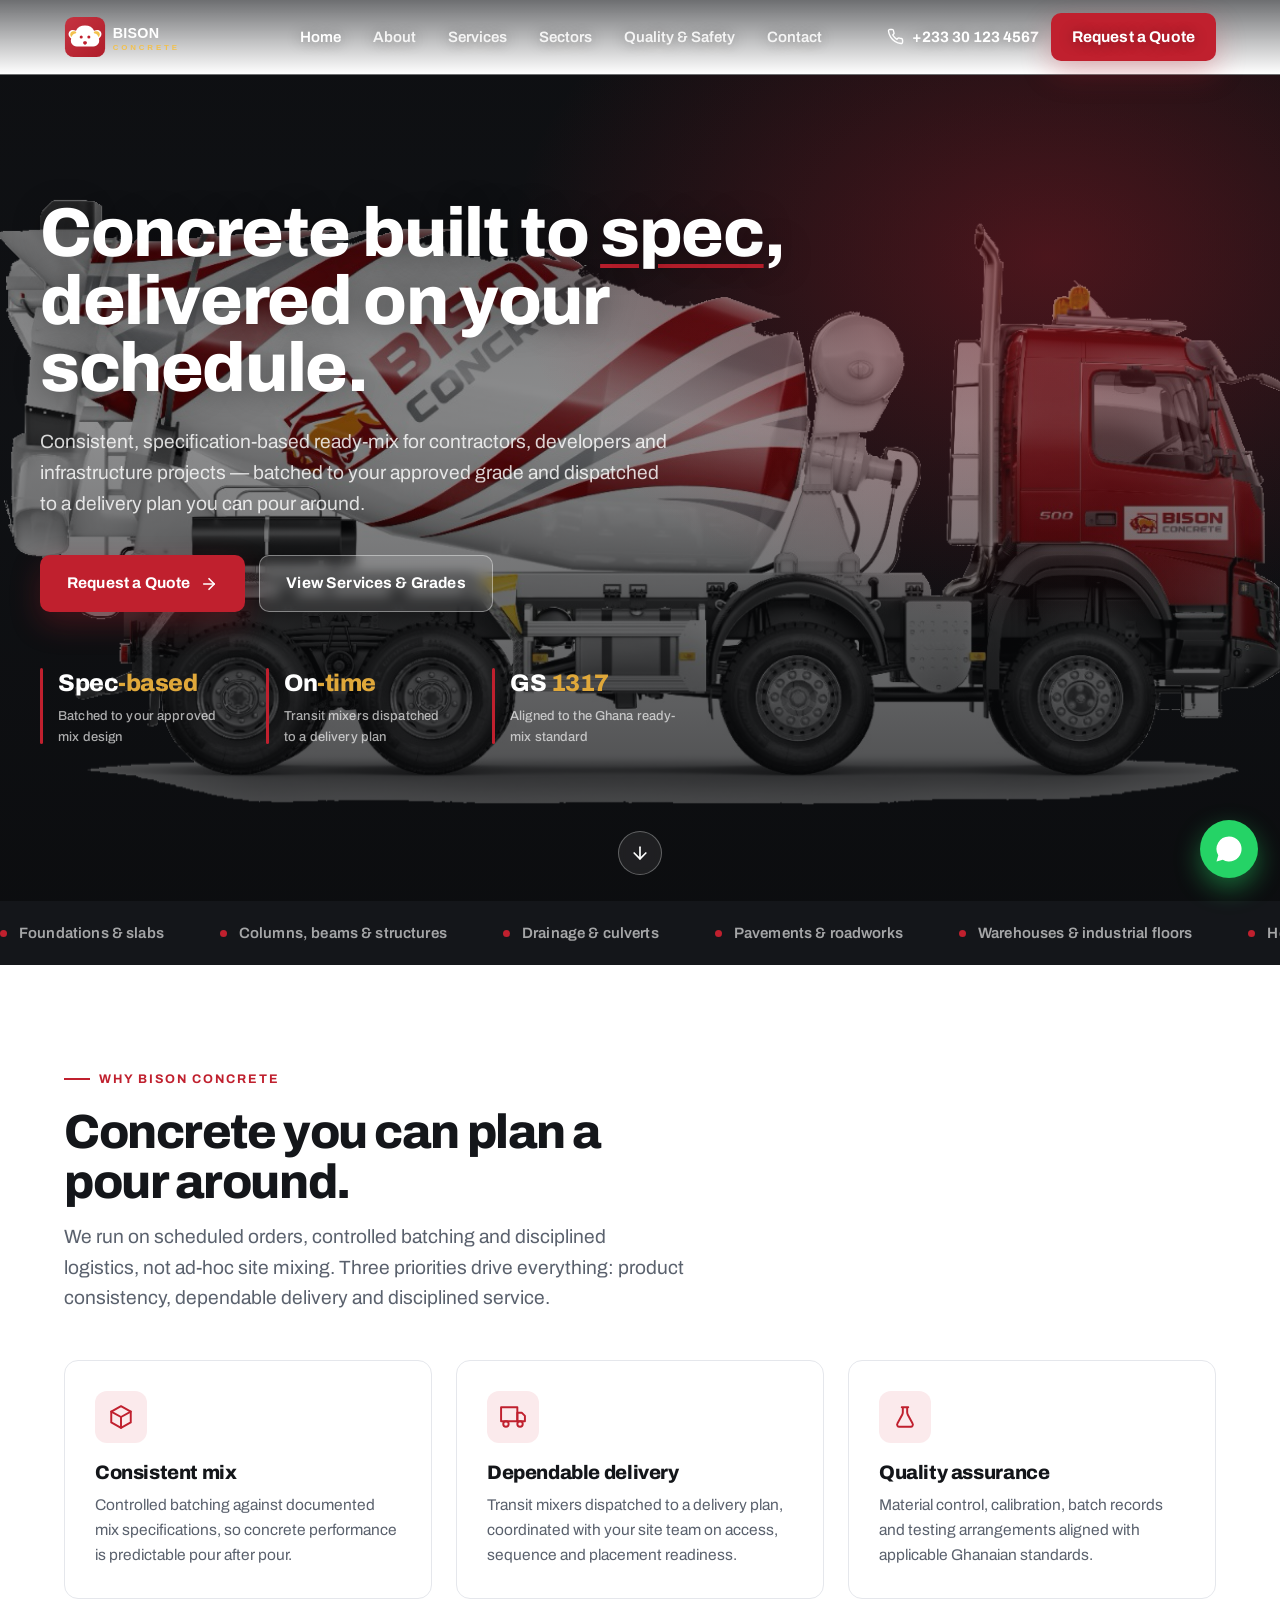
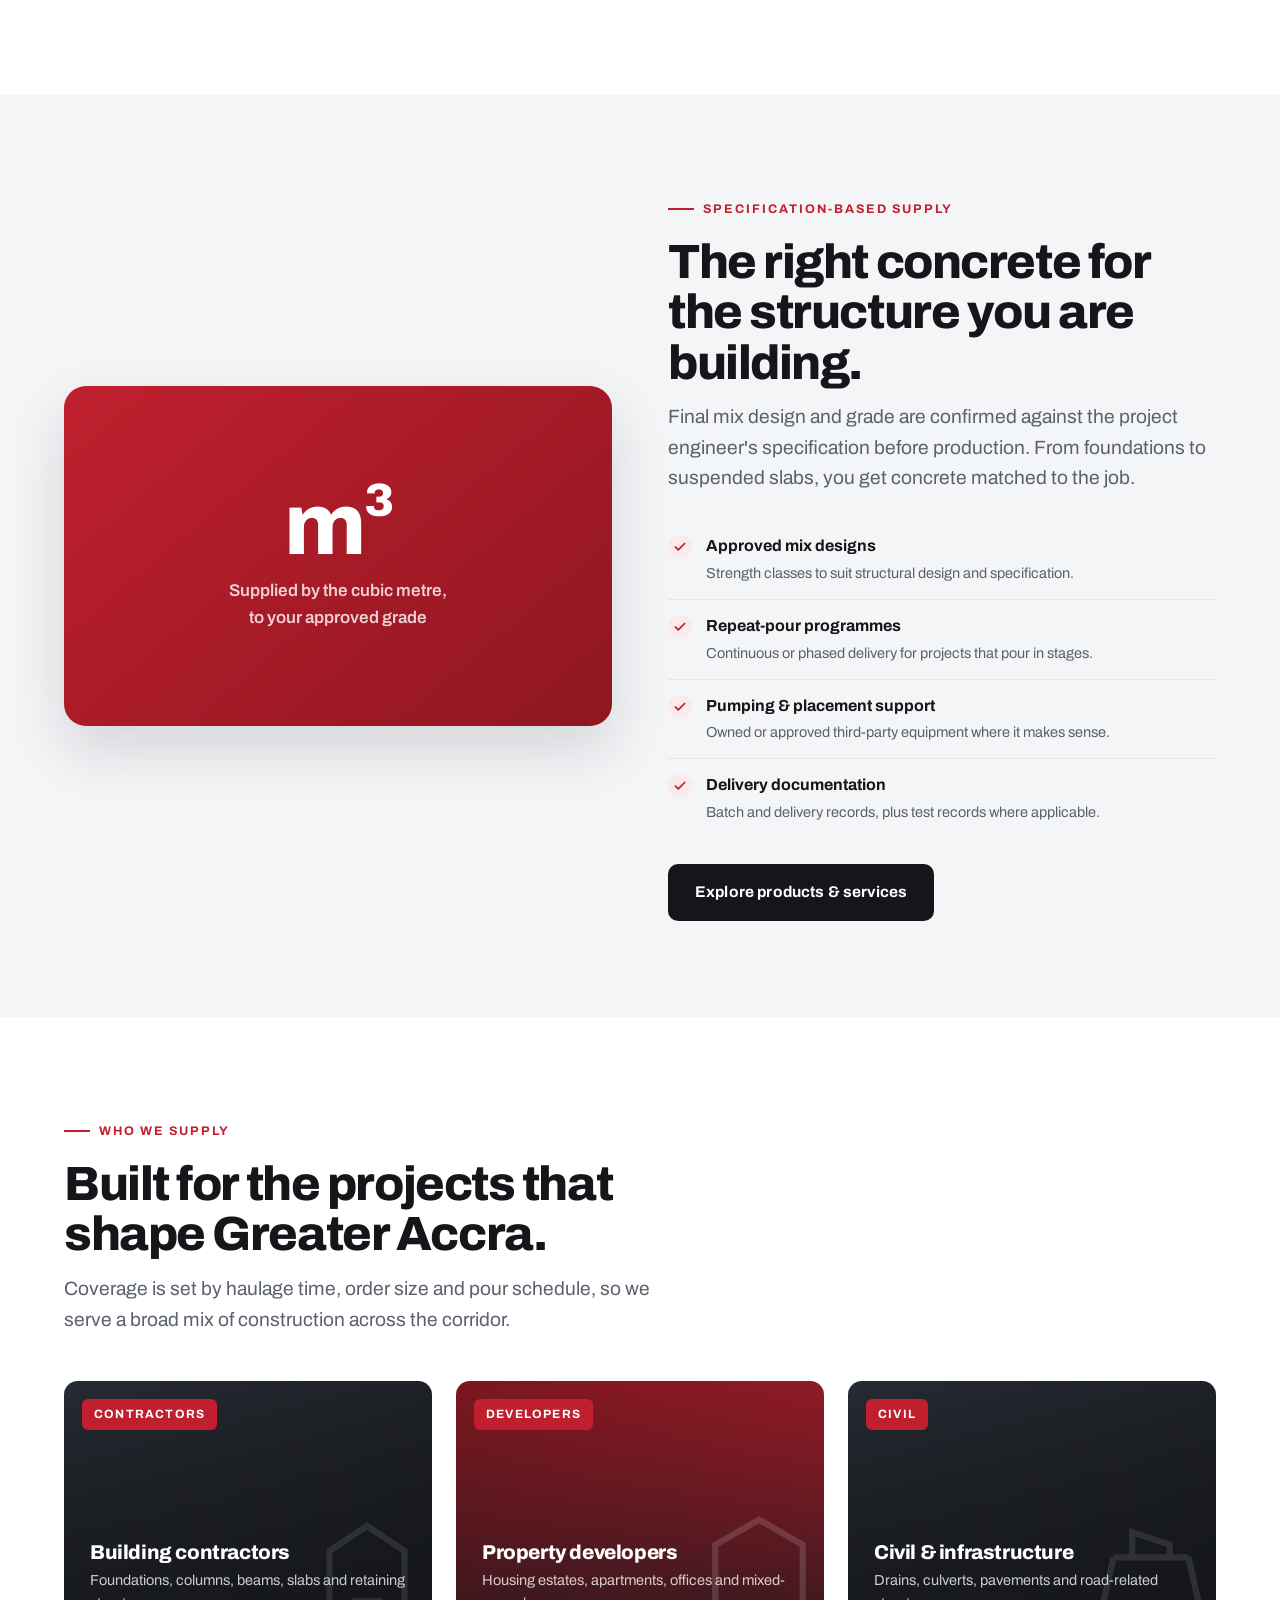
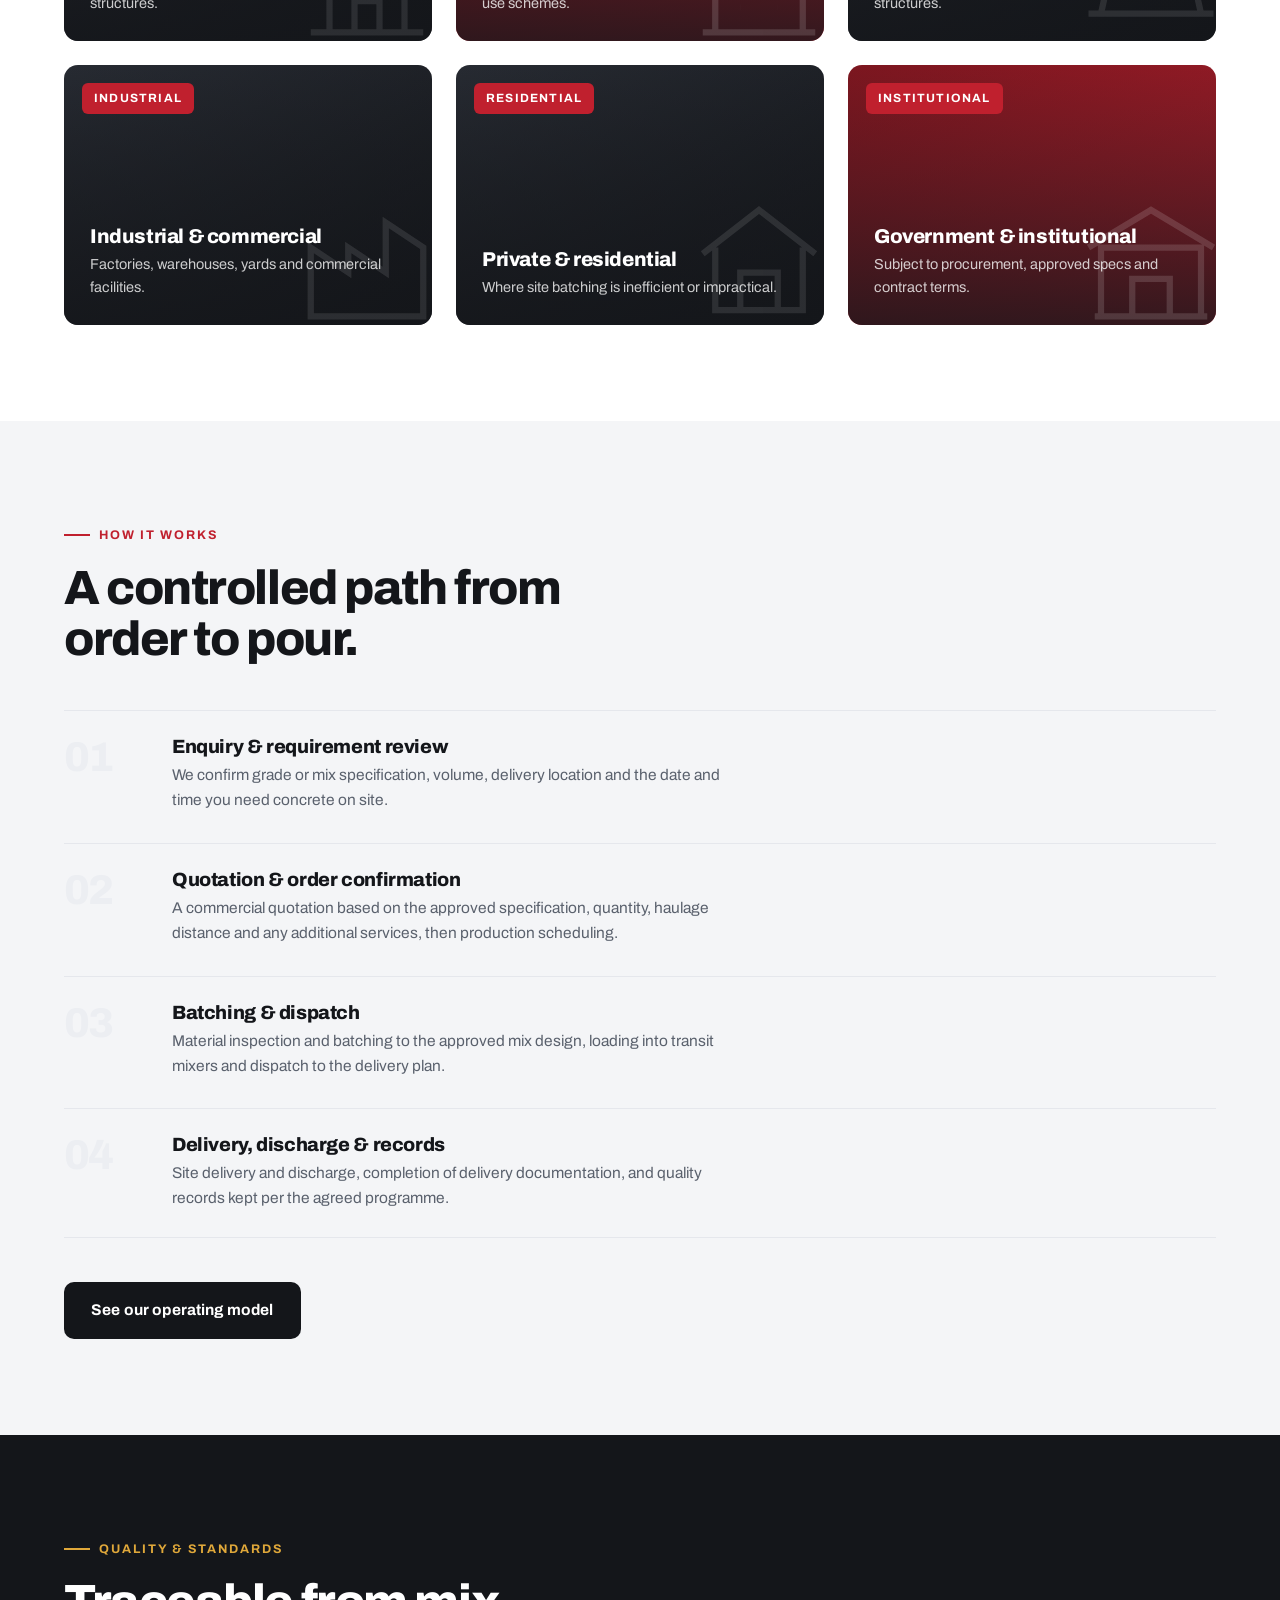
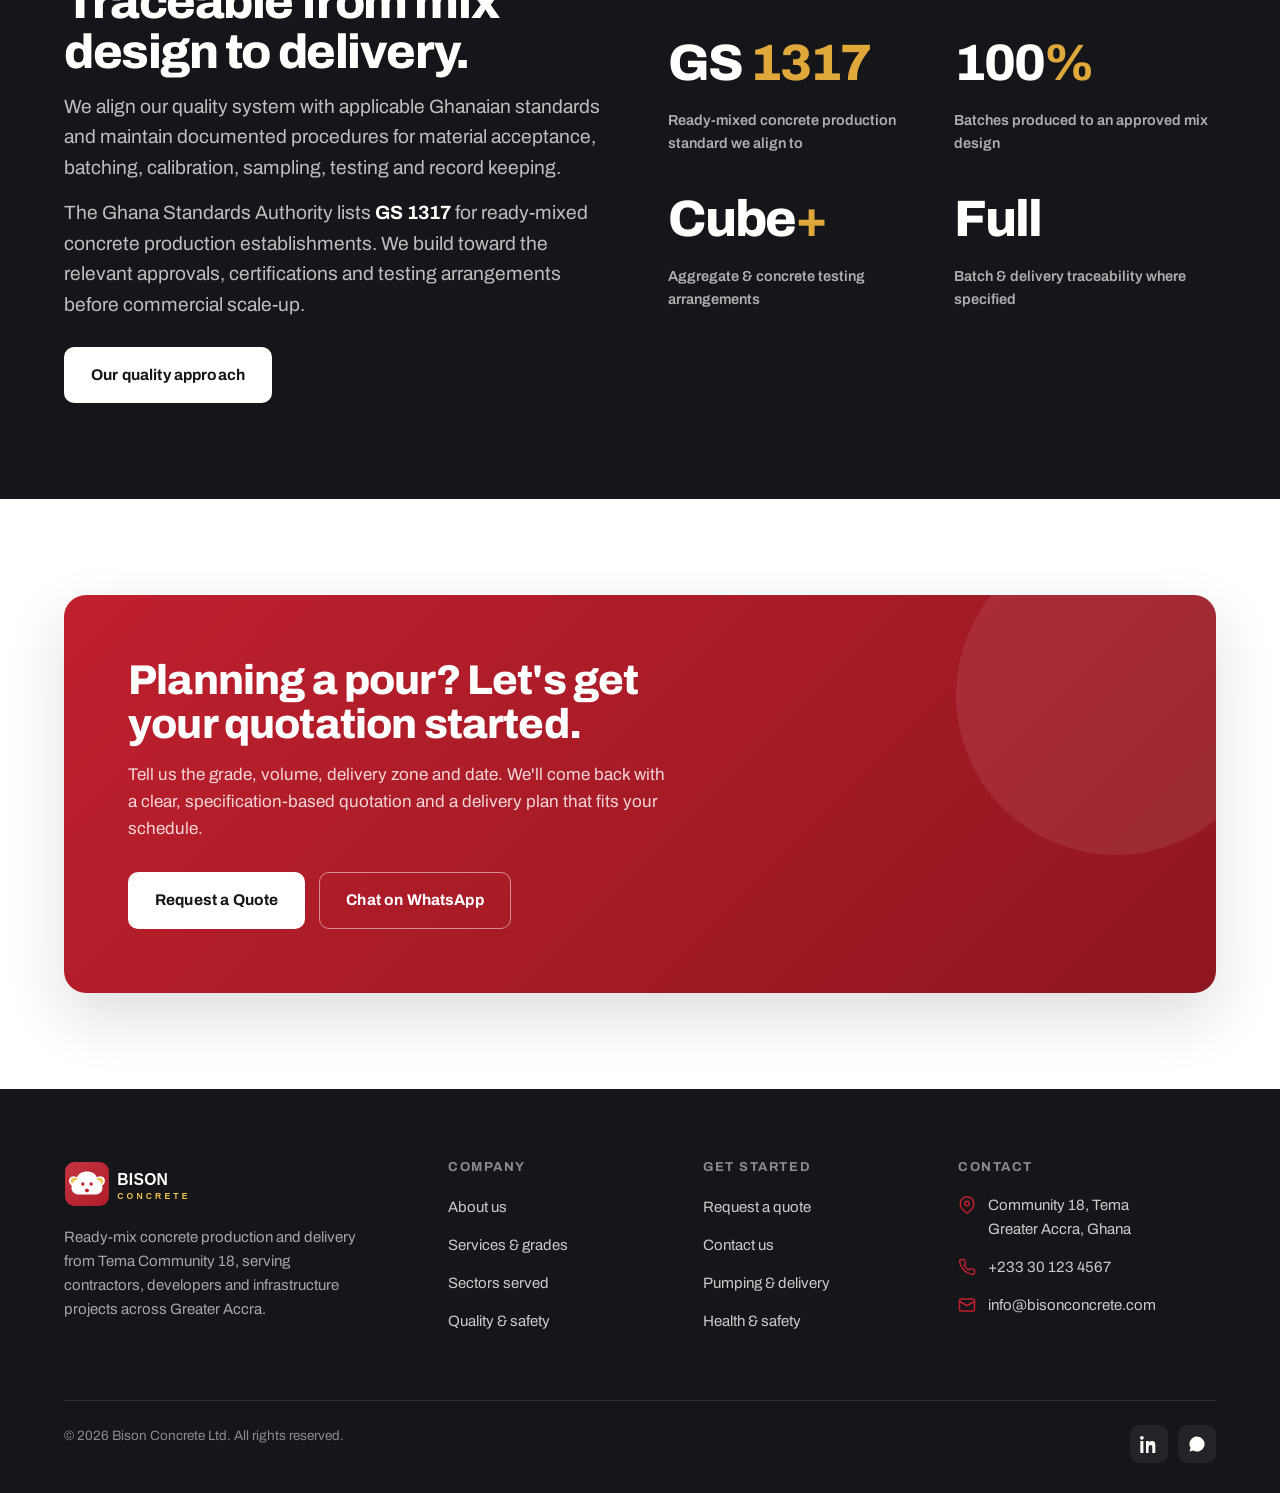
<file: index.html>
<!doctype html>
<html lang="en">
<head>
<meta charset="utf-8">
<meta name="viewport" content="width=device-width, initial-scale=1">
<title>Bison Concrete Ltd - Ready-Mix Concrete Production & Delivery | Tema, Ghana</title>
<meta name="description" content="Bison Concrete Ltd supplies consistent, specification-based ready-mix concrete with scheduled mixer-truck delivery across Tema, Accra and the Greater Accra construction corridor.">
<link rel="icon" href="assets/img/favicon.svg" type="image/svg+xml">
<link rel="preconnect" href="https://fonts.googleapis.com">
<link rel="preconnect" href="https://fonts.gstatic.com" crossorigin>
<link href="https://fonts.googleapis.com/css2?family=Archivo:wght@400;500;600;700;800;900&display=swap" rel="stylesheet">
<link rel="stylesheet" href="assets/css/styles.css">
<noscript><style>.reveal{opacity:1 !important;transform:none !important}#splash{display:none !important}</style></noscript>
</head>
<body>

<!-- ============ SPLASH / PRELOADER ============ -->
<div id="splash" class="splash" role="status" aria-live="polite" aria-label="Loading Bison Concrete">
  <div class="splash__tape splash__tape--top" aria-hidden="true"></div>
  <div class="splash__inner">
    <div class="splash__drum" aria-hidden="true"></div>
    <img class="splash__wordmark" src="assets/img/logo-light.svg" alt="Bison Concrete Ltd">
    <div class="splash__progress" aria-hidden="true"><span class="splash__progress-fill"></span></div>
    <p class="splash__label">Batching your mix<span class="splash__dots"></span></p>
  </div>
  <div class="splash__tape splash__tape--bottom" aria-hidden="true"></div>
</div>

<!-- ============ HEADER ============ -->
<header class="site-header site-header--overlay">
  <div class="wrap nav">
    <a href="index.html" aria-label="Bison Concrete home">
      <img class="nav__logo nav__logo--dark" src="assets/img/logo.svg" alt="Bison Concrete Ltd">
      <img class="nav__logo nav__logo--light" src="assets/img/logo-light.svg" alt="Bison Concrete Ltd" aria-hidden="true">
    </a>
    <nav class="nav__links" aria-label="Primary">
      <a href="index.html" class="active">Home</a>
      <a href="about.html">About</a>
      <a href="services.html">Services</a>
      <a href="sectors.html">Sectors</a>
      <a href="quality.html">Quality &amp; Safety</a>
      <a href="contact.html">Contact</a>
      <a href="quote.html" class="nav__quote-m btn btn--primary">Request a Quote</a>
    </nav>
    <div class="nav__cta">
      <!-- TODO: replace placeholder phone with the real Bison Concrete line -->
      <a class="nav__phone" href="tel:+233301234567"><svg viewBox="0 0 24 24" fill="none" stroke="currentColor" stroke-width="2" stroke-linecap="round" stroke-linejoin="round"><path d="M22 16.92v3a2 2 0 0 1-2.18 2 19.79 19.79 0 0 1-8.63-3.07 19.5 19.5 0 0 1-6-6 19.79 19.79 0 0 1-3.07-8.67A2 2 0 0 1 4.11 2h3a2 2 0 0 1 2 1.72c.13.96.36 1.9.7 2.81a2 2 0 0 1-.45 2.11L8.09 9.91a16 16 0 0 0 6 6l1.27-1.27a2 2 0 0 1 2.11-.45c.9.34 1.85.57 2.81.7A2 2 0 0 1 22 16.92z"/></svg>+233 30 123 4567</a>
      <a class="btn btn--primary" href="quote.html">Request a Quote</a>
    </div>
    <button class="nav__toggle" aria-label="Open menu" aria-expanded="false"><svg viewBox="0 0 24 24" fill="none" stroke="currentColor" stroke-width="2" stroke-linecap="round"><line x1="3" y1="6" x2="21" y2="6"/><line x1="3" y1="12" x2="21" y2="12"/><line x1="3" y1="18" x2="21" y2="18"/></svg></button>
  </div>
</header>

<!-- ============ HERO ============ -->
<section class="hero hero--video">
  <!-- Full-bleed background video (muted, looping). Poster shows while it loads. -->
  <video class="hero__video" autoplay muted loop playsinline preload="auto"
         poster="assets/img/bison-mixer-truck-cut.png" aria-hidden="true">
    <source src="assets/video/bison-bg.mp4" type="video/mp4">
  </video>
  <div class="hero__overlay" aria-hidden="true"></div>
  <div class="wrap hero__grid">
    <div class="hero__copy reveal">
      <h1>Concrete built to <em>spec</em>,<br>delivered on your schedule.</h1>
      <p class="hero__sub">Consistent, specification-based ready-mix for contractors, developers and infrastructure projects — batched to your approved grade and dispatched to a delivery plan you can pour around.</p>
      <div class="btn-row hero__cta">
        <a class="btn btn--primary" href="quote.html">Request a Quote
          <svg viewBox="0 0 24 24" fill="none" stroke="currentColor" stroke-width="2.2" stroke-linecap="round" stroke-linejoin="round"><line x1="5" y1="12" x2="19" y2="12"/><polyline points="12 5 19 12 12 19"/></svg>
        </a>
        <a class="btn btn--glass" href="services.html">View Services &amp; Grades</a>
      </div>
      <div class="hero__stats">
        <div class="hero__stat"><div class="n">Spec<em>-based</em></div><div class="l">Batched to your approved mix design</div></div>
        <div class="hero__stat"><div class="n">On<em>-time</em></div><div class="l">Transit mixers dispatched to a delivery plan</div></div>
        <div class="hero__stat"><div class="n">GS <em>1317</em></div><div class="l">Aligned to the Ghana ready-mix standard</div></div>
      </div>
    </div>
  </div>
  <a class="hero__scroll" href="#why" aria-label="Scroll to content">
    <svg viewBox="0 0 24 24" fill="none" stroke="currentColor" stroke-width="2" stroke-linecap="round" stroke-linejoin="round"><line x1="12" y1="5" x2="12" y2="19"/><polyline points="19 12 12 19 5 12"/></svg>
  </a>
</section>

<!-- ============ TRUST STRIP ============ -->
<div class="strip" aria-hidden="true">
  <div class="strip__track">
    <span>Foundations &amp; slabs</span>
    <span>Columns, beams &amp; structures</span>
    <span>Drainage &amp; culverts</span>
    <span>Pavements &amp; roadworks</span>
    <span>Warehouses &amp; industrial floors</span>
    <span>Housing &amp; mixed-use developments</span>
  </div>
</div>

<!-- ============ VALUE PROPS ============ -->
<section class="section" id="why">
  <div class="wrap">
    <div class="sec-head reveal">
      <span class="eyebrow">Why Bison Concrete</span>
      <h2 class="h2">Concrete you can plan a pour around.</h2>
      <p class="lead mt-s">We run on scheduled orders, controlled batching and disciplined logistics, not ad-hoc site mixing. Three priorities drive everything: product consistency, dependable delivery and disciplined service.</p>
    </div>
    <div class="grid grid-3">
      <article class="card reveal">
        <div class="card__icon"><svg viewBox="0 0 24 24" fill="none" stroke="currentColor" stroke-width="1.8" stroke-linecap="round" stroke-linejoin="round"><path d="M12 2 3 7v10l9 5 9-5V7z"/><path d="M3 7l9 5 9-5M12 22V12"/></svg></div>
        <h3>Consistent mix</h3>
        <p>Controlled batching against documented mix specifications, so concrete performance is predictable pour after pour.</p>
      </article>
      <article class="card reveal d1">
        <div class="card__icon"><svg viewBox="0 0 24 24" fill="none" stroke="currentColor" stroke-width="1.8" stroke-linecap="round" stroke-linejoin="round"><rect x="1" y="3" width="15" height="13"/><path d="M16 8h4l3 3v5h-7z"/><circle cx="5.5" cy="18.5" r="2.5"/><circle cx="18.5" cy="18.5" r="2.5"/></svg></div>
        <h3>Dependable delivery</h3>
        <p>Transit mixers dispatched to a delivery plan, coordinated with your site team on access, sequence and placement readiness.</p>
      </article>
      <article class="card reveal d2">
        <div class="card__icon"><svg viewBox="0 0 24 24" fill="none" stroke="currentColor" stroke-width="1.8" stroke-linecap="round" stroke-linejoin="round"><path d="M9 3h6M10 3v4.5a5 5 0 0 1-.6 2.4L5 18a2 2 0 0 0 1.8 3h10.4A2 2 0 0 0 19 18l-4.4-8.1a5 5 0 0 1-.6-2.4V3"/></svg></div>
        <h3>Quality assurance</h3>
        <p>Material control, calibration, batch records and testing arrangements aligned with applicable Ghanaian standards.</p>
      </article>
    </div>
  </div>
</section>

<!-- ============ SPLIT: SPEC ============ -->
<section class="section section--mist">
  <div class="wrap split">
    <div class="split__media reveal">
      <div class="split__panel">
        <div style="text-align:center">
          <div class="big">m³</div>
          <div class="cap">Supplied by the cubic metre,<br>to your approved grade</div>
        </div>
      </div>
    </div>
    <div class="split__copy reveal d1">
      <span class="eyebrow">Specification-based supply</span>
      <h2 class="h2">The right concrete for the structure you are building.</h2>
      <p class="lead mt-s mb">Final mix design and grade are confirmed against the project engineer's specification before production. From foundations to suspended slabs, you get concrete matched to the job.</p>
      <ul class="checklist mt-m">
        <li><span class="ck"><svg viewBox="0 0 24 24" fill="none" stroke="currentColor" stroke-width="3" stroke-linecap="round" stroke-linejoin="round"><polyline points="20 6 9 17 4 12"/></svg></span><div><b>Approved mix designs</b><span>Strength classes to suit structural design and specification.</span></div></li>
        <li><span class="ck"><svg viewBox="0 0 24 24" fill="none" stroke="currentColor" stroke-width="3" stroke-linecap="round" stroke-linejoin="round"><polyline points="20 6 9 17 4 12"/></svg></span><div><b>Repeat-pour programmes</b><span>Continuous or phased delivery for projects that pour in stages.</span></div></li>
        <li><span class="ck"><svg viewBox="0 0 24 24" fill="none" stroke="currentColor" stroke-width="3" stroke-linecap="round" stroke-linejoin="round"><polyline points="20 6 9 17 4 12"/></svg></span><div><b>Pumping &amp; placement support</b><span>Owned or approved third-party equipment where it makes sense.</span></div></li>
        <li><span class="ck"><svg viewBox="0 0 24 24" fill="none" stroke="currentColor" stroke-width="3" stroke-linecap="round" stroke-linejoin="round"><polyline points="20 6 9 17 4 12"/></svg></span><div><b>Delivery documentation</b><span>Batch and delivery records, plus test records where applicable.</span></div></li>
      </ul>
      <div class="btn-row mt-m"><a class="btn btn--dark" href="services.html">Explore products &amp; services</a></div>
    </div>
  </div>
</section>

<!-- ============ SECTORS ============ -->
<section class="section">
  <div class="wrap">
    <div class="sec-head reveal">
      <span class="eyebrow">Who we supply</span>
      <h2 class="h2">Built for the projects that shape Greater Accra.</h2>
      <p class="lead mt-s">Coverage is set by haulage time, order size and pour schedule, so we serve a broad mix of construction across the corridor.</p>
    </div>
    <div class="grid grid-3">
      <!-- Sector tiles use brand gradients + icon watermark. TODO: swap in real project photography via each tile's background. -->
      <a href="sectors.html" class="sector reveal" style="background:linear-gradient(150deg,#2A2E36,#14161A)">
        <span class="tag">Contractors</span>
        <svg style="position:absolute;right:-10px;bottom:-10px;width:150px;height:150px;opacity:.10;color:#fff" viewBox="0 0 24 24" fill="none" stroke="currentColor" stroke-width="1"><path d="M3 21h18M6 21V8l6-4 6 4v13M10 21v-5h4v5"/></svg>
        <h3>Building contractors</h3>
        <p>Foundations, columns, beams, slabs and retaining structures.</p>
      </a>
      <a href="sectors.html" class="sector reveal d1" style="background:linear-gradient(150deg,#8E1620,#C0202E)">
        <span class="tag">Developers</span>
        <svg style="position:absolute;right:-10px;bottom:-10px;width:150px;height:150px;opacity:.14;color:#fff" viewBox="0 0 24 24" fill="none" stroke="currentColor" stroke-width="1"><path d="M3 21h18M5 21V7l7-4 7 4v14M9 9h.01M15 9h.01M9 13h.01M15 13h.01M9 17h.01M15 17h.01"/></svg>
        <h3>Property developers</h3>
        <p>Housing estates, apartments, offices and mixed-use schemes.</p>
      </a>
      <a href="sectors.html" class="sector reveal d2" style="background:linear-gradient(150deg,#2A2E36,#14161A)">
        <span class="tag">Civil</span>
        <svg style="position:absolute;right:-10px;bottom:-10px;width:150px;height:150px;opacity:.10;color:#fff" viewBox="0 0 24 24" fill="none" stroke="currentColor" stroke-width="1"><path d="M2 18h20M4 18l2-9M20 18l-2-9M6 9h12M9 9V5l6 2v2"/></svg>
        <h3>Civil &amp; infrastructure</h3>
        <p>Drains, culverts, pavements and road-related structures.</p>
      </a>
      <a href="sectors.html" class="sector reveal" style="background:linear-gradient(150deg,#2A2E36,#14161A)">
        <span class="tag">Industrial</span>
        <svg style="position:absolute;right:-10px;bottom:-10px;width:150px;height:150px;opacity:.10;color:#fff" viewBox="0 0 24 24" fill="none" stroke="currentColor" stroke-width="1"><path d="M3 21V10l6 4V10l6 4V6l6 4v11z"/></svg>
        <h3>Industrial &amp; commercial</h3>
        <p>Factories, warehouses, yards and commercial facilities.</p>
      </a>
      <a href="sectors.html" class="sector reveal d1" style="background:linear-gradient(150deg,#2A2E36,#14161A)">
        <span class="tag">Residential</span>
        <svg style="position:absolute;right:-10px;bottom:-10px;width:150px;height:150px;opacity:.10;color:#fff" viewBox="0 0 24 24" fill="none" stroke="currentColor" stroke-width="1"><path d="M3 11l9-7 9 7M5 10v10h14V10M9 20v-6h6v6"/></svg>
        <h3>Private &amp; residential</h3>
        <p>Where site batching is inefficient or impractical.</p>
      </a>
      <a href="sectors.html" class="sector reveal d2" style="background:linear-gradient(150deg,#8E1620,#C0202E)">
        <span class="tag">Institutional</span>
        <svg style="position:absolute;right:-10px;bottom:-10px;width:150px;height:150px;opacity:.14;color:#fff" viewBox="0 0 24 24" fill="none" stroke="currentColor" stroke-width="1"><path d="M3 21h18M4 21V10h16v11M2 10l10-6 10 6M9 21v-6h6v6"/></svg>
        <h3>Government &amp; institutional</h3>
        <p>Subject to procurement, approved specs and contract terms.</p>
      </a>
    </div>
  </div>
</section>

<!-- ============ PROCESS ============ -->
<section class="section section--mist">
  <div class="wrap">
    <div class="sec-head reveal">
      <span class="eyebrow">How it works</span>
      <h2 class="h2">A controlled path from order to pour.</h2>
    </div>
    <div class="steps">
      <div class="step reveal"><div class="step__n"></div><div><h3>Enquiry &amp; requirement review</h3><p>We confirm grade or mix specification, volume, delivery location and the date and time you need concrete on site.</p></div></div>
      <div class="step reveal"><div class="step__n"></div><div><h3>Quotation &amp; order confirmation</h3><p>A commercial quotation based on the approved specification, quantity, haulage distance and any additional services, then production scheduling.</p></div></div>
      <div class="step reveal"><div class="step__n"></div><div><h3>Batching &amp; dispatch</h3><p>Material inspection and batching to the approved mix design, loading into transit mixers and dispatch to the delivery plan.</p></div></div>
      <div class="step reveal"><div class="step__n"></div><div><h3>Delivery, discharge &amp; records</h3><p>Site delivery and discharge, completion of delivery documentation, and quality records kept per the agreed programme.</p></div></div>
    </div>
    <div class="btn-row mt-l reveal"><a class="btn btn--dark" href="about.html">See our operating model</a></div>
  </div>
</section>

<!-- ============ QUALITY BAND ============ -->
<section class="section section--ink">
  <div class="wrap">
    <div class="split">
      <div class="split__copy reveal">
        <span class="eyebrow">Quality &amp; standards</span>
        <h2 class="h2">Traceable from mix design to delivery.</h2>
        <p class="lead mt-s">We align our quality system with applicable Ghanaian standards and maintain documented procedures for material acceptance, batching, calibration, sampling, testing and record keeping.</p>
        <p class="lead mt-s">The Ghana Standards Authority lists <strong style="color:#fff">GS 1317</strong> for ready-mixed concrete production establishments. We build toward the relevant approvals, certifications and testing arrangements before commercial scale-up.</p>
        <div class="btn-row mt-m"><a class="btn btn--ondark" href="quality.html">Our quality approach</a></div>
      </div>
      <div class="split__media reveal d1">
        <div class="statband" style="grid-template-columns:1fr 1fr">
          <div class="s"><div class="n">GS <em>1317</em></div><div class="l">Ready-mixed concrete production standard we align to</div></div>
          <div class="s"><div class="n">100<em>%</em></div><div class="l">Batches produced to an approved mix design</div></div>
          <div class="s"><div class="n">Cube<em>+</em></div><div class="l">Aggregate &amp; concrete testing arrangements</div></div>
          <div class="s"><div class="n">Full</div><div class="l">Batch &amp; delivery traceability where specified</div></div>
        </div>
      </div>
    </div>
  </div>
</section>

<!-- ============ CTA ============ -->
<section class="section">
  <div class="wrap">
    <div class="ctaband reveal">
      <h2>Planning a pour? Let's get your quotation started.</h2>
      <p>Tell us the grade, volume, delivery zone and date. We'll come back with a clear, specification-based quotation and a delivery plan that fits your schedule.</p>
      <div class="btn-row">
        <a class="btn btn--ondark" href="quote.html">Request a Quote</a>
        <!-- TODO: replace WhatsApp number -->
        <a class="btn btn--ghost-onred" href="https://wa.me/233241234567" target="_blank" rel="noopener">Chat on WhatsApp</a>
      </div>
    </div>
  </div>
</section>

<!-- ============ FOOTER ============ -->
<footer class="footer">
  <div class="wrap">
    <div class="footer__grid">
      <div>
        <img class="footer__logo" src="assets/img/logo-light.svg" alt="Bison Concrete Ltd">
        <p class="footer__about">Ready-mix concrete production and delivery from Tema Community 18, serving contractors, developers and infrastructure projects across Greater Accra.</p>
      </div>
      <div>
        <h4>Company</h4>
        <ul class="footer__links">
          <li><a href="about.html">About us</a></li>
          <li><a href="services.html">Services &amp; grades</a></li>
          <li><a href="sectors.html">Sectors served</a></li>
          <li><a href="quality.html">Quality &amp; safety</a></li>
        </ul>
      </div>
      <div>
        <h4>Get started</h4>
        <ul class="footer__links">
          <li><a href="quote.html">Request a quote</a></li>
          <li><a href="contact.html">Contact us</a></li>
          <li><a href="services.html#pumping">Pumping &amp; delivery</a></li>
          <li><a href="quality.html#hse">Health &amp; safety</a></li>
        </ul>
      </div>
      <div>
        <h4>Contact</h4>
        <ul class="footer__contact">
          <li><svg viewBox="0 0 24 24" fill="none" stroke="currentColor" stroke-width="2" stroke-linecap="round" stroke-linejoin="round"><path d="M21 10c0 7-9 13-9 13s-9-6-9-13a9 9 0 0 1 18 0z"/><circle cx="12" cy="10" r="3"/></svg><span>Community 18, Tema<br>Greater Accra, Ghana</span></li>
          <li><svg viewBox="0 0 24 24" fill="none" stroke="currentColor" stroke-width="2" stroke-linecap="round" stroke-linejoin="round"><path d="M22 16.92v3a2 2 0 0 1-2.18 2 19.79 19.79 0 0 1-8.63-3.07 19.5 19.5 0 0 1-6-6 19.79 19.79 0 0 1-3.07-8.67A2 2 0 0 1 4.11 2h3a2 2 0 0 1 2 1.72c.13.96.36 1.9.7 2.81a2 2 0 0 1-.45 2.11L8.09 9.91a16 16 0 0 0 6 6l1.27-1.27a2 2 0 0 1 2.11-.45c.9.34 1.85.57 2.81.7A2 2 0 0 1 22 16.92z"/></svg><a href="tel:+233301234567">+233 30 123 4567</a></li>
          <li><svg viewBox="0 0 24 24" fill="none" stroke="currentColor" stroke-width="2" stroke-linecap="round" stroke-linejoin="round"><rect x="2" y="4" width="20" height="16" rx="2"/><path d="m22 7-10 6L2 7"/></svg><a href="mailto:info@bisonconcrete.com">info@bisonconcrete.com</a></li>
        </ul>
      </div>
    </div>
    <div class="footer__bottom">
      <span>&copy; <span id="year">2026</span> Bison Concrete Ltd. All rights reserved.</span>
      <div class="footer__social">
        <a href="#" aria-label="LinkedIn"><svg viewBox="0 0 24 24" fill="currentColor"><path d="M4.98 3.5A2.5 2.5 0 1 1 0 3.5a2.5 2.5 0 0 1 4.98 0zM.5 8h4V24h-4zM8 8h3.8v2.2h.05c.53-1 1.83-2.2 3.77-2.2 4.03 0 4.78 2.65 4.78 6.1V24h-4v-6.9c0-1.65-.03-3.77-2.3-3.77-2.3 0-2.65 1.8-2.65 3.65V24H8z"/></svg></a>
        <a href="https://wa.me/233241234567" aria-label="WhatsApp"><svg viewBox="0 0 24 24" fill="currentColor"><path d="M17.5 14.4c-.3-.15-1.77-.87-2.04-.97s-.47-.15-.67.15-.77.97-.94 1.17-.35.22-.65.07a8.2 8.2 0 0 1-2.4-1.48 9 9 0 0 1-1.66-2.06c-.17-.3 0-.46.13-.6.13-.14.3-.35.44-.52.15-.17.2-.3.3-.5.1-.2.05-.37-.02-.52s-.67-1.6-.92-2.2c-.24-.58-.49-.5-.67-.51h-.57a1.1 1.1 0 0 0-.8.37 3.35 3.35 0 0 0-1.04 2.48c0 1.46 1.06 2.87 1.21 3.07.15.2 2.1 3.2 5.08 4.49.71.3 1.26.49 1.69.63.71.22 1.36.19 1.87.12.57-.09 1.77-.72 2.02-1.42.25-.7.25-1.3.17-1.42-.07-.13-.27-.2-.57-.35zM12 2a10 10 0 0 0-8.6 15.06L2 22l5.06-1.33A10 10 0 1 0 12 2z"/></svg></a>
      </div>
    </div>
  </div>
</footer>

<!-- WhatsApp float -->
<a class="wa-float" href="https://wa.me/233241234567" target="_blank" rel="noopener" aria-label="Chat with us on WhatsApp"><svg viewBox="0 0 24 24" fill="currentColor"><path d="M17.5 14.4c-.3-.15-1.77-.87-2.04-.97s-.47-.15-.67.15-.77.97-.94 1.17-.35.22-.65.07a8.2 8.2 0 0 1-2.4-1.48 9 9 0 0 1-1.66-2.06c-.17-.3 0-.46.13-.6.13-.14.3-.35.44-.52.15-.17.2-.3.3-.5.1-.2.05-.37-.02-.52s-.67-1.6-.92-2.2c-.24-.58-.49-.5-.67-.51h-.57a1.1 1.1 0 0 0-.8.37 3.35 3.35 0 0 0-1.04 2.48c0 1.46 1.06 2.87 1.21 3.07.15.2 2.1 3.2 5.08 4.49.71.3 1.26.49 1.69.63.71.22 1.36.19 1.87.12.57-.09 1.77-.72 2.02-1.42.25-.7.25-1.3.17-1.42-.07-.13-.27-.2-.57-.35zM12 2a10 10 0 0 0-8.6 15.06L2 22l5.06-1.33A10 10 0 1 0 12 2z"/></svg></a>

<script src="assets/js/main.js"></script>
</body>
</html>
</file>
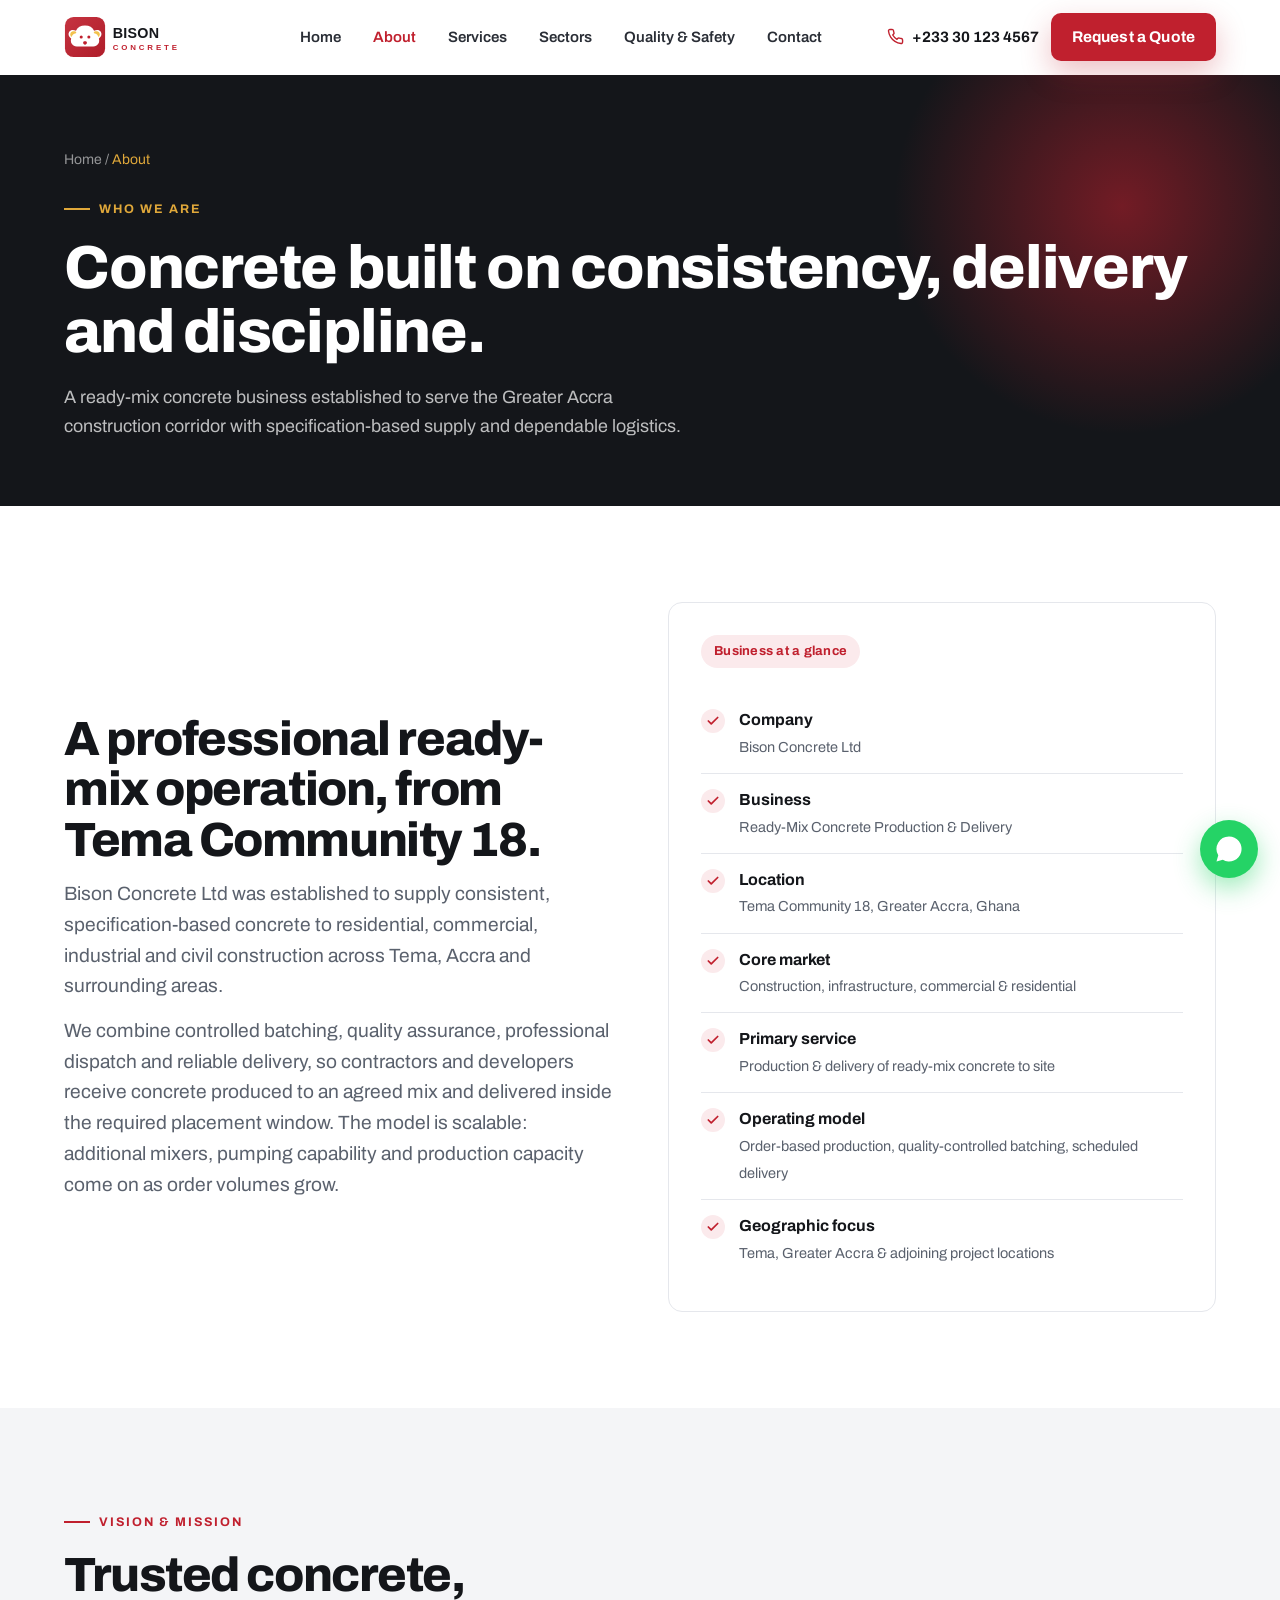
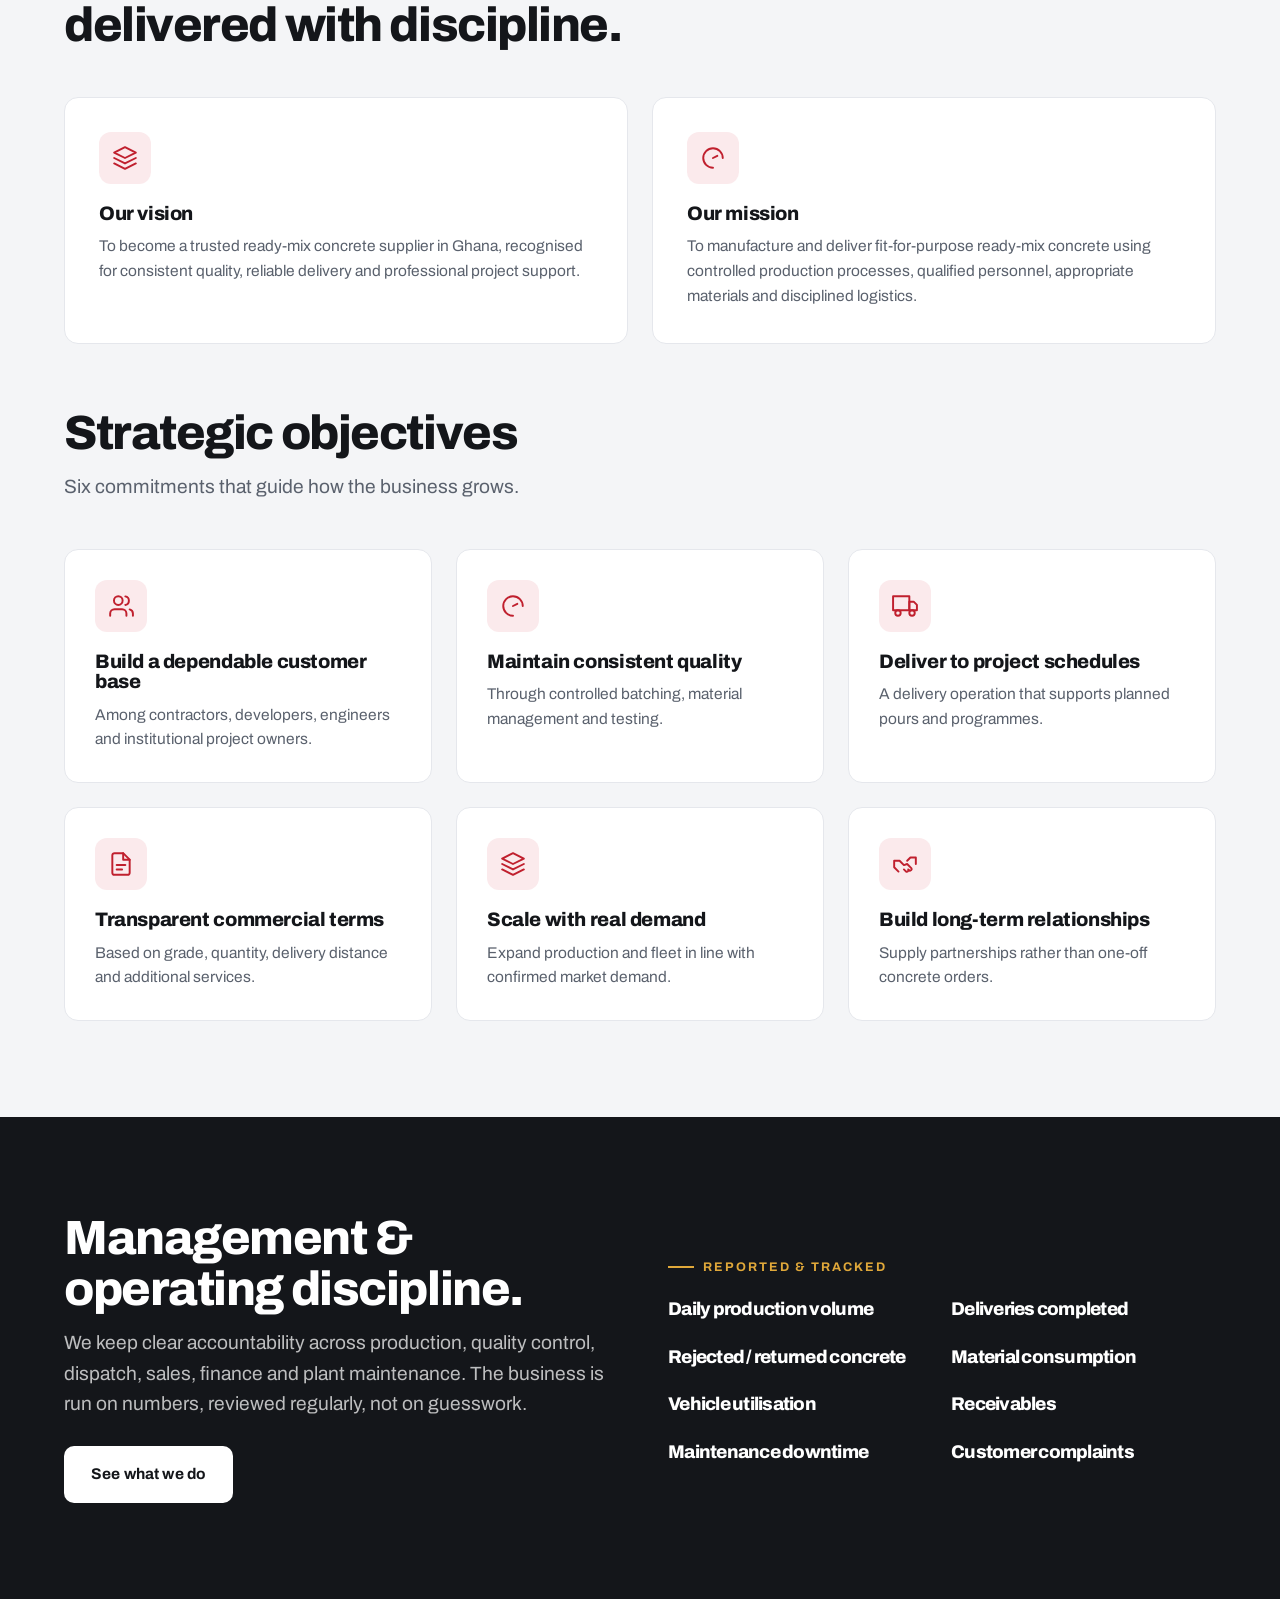
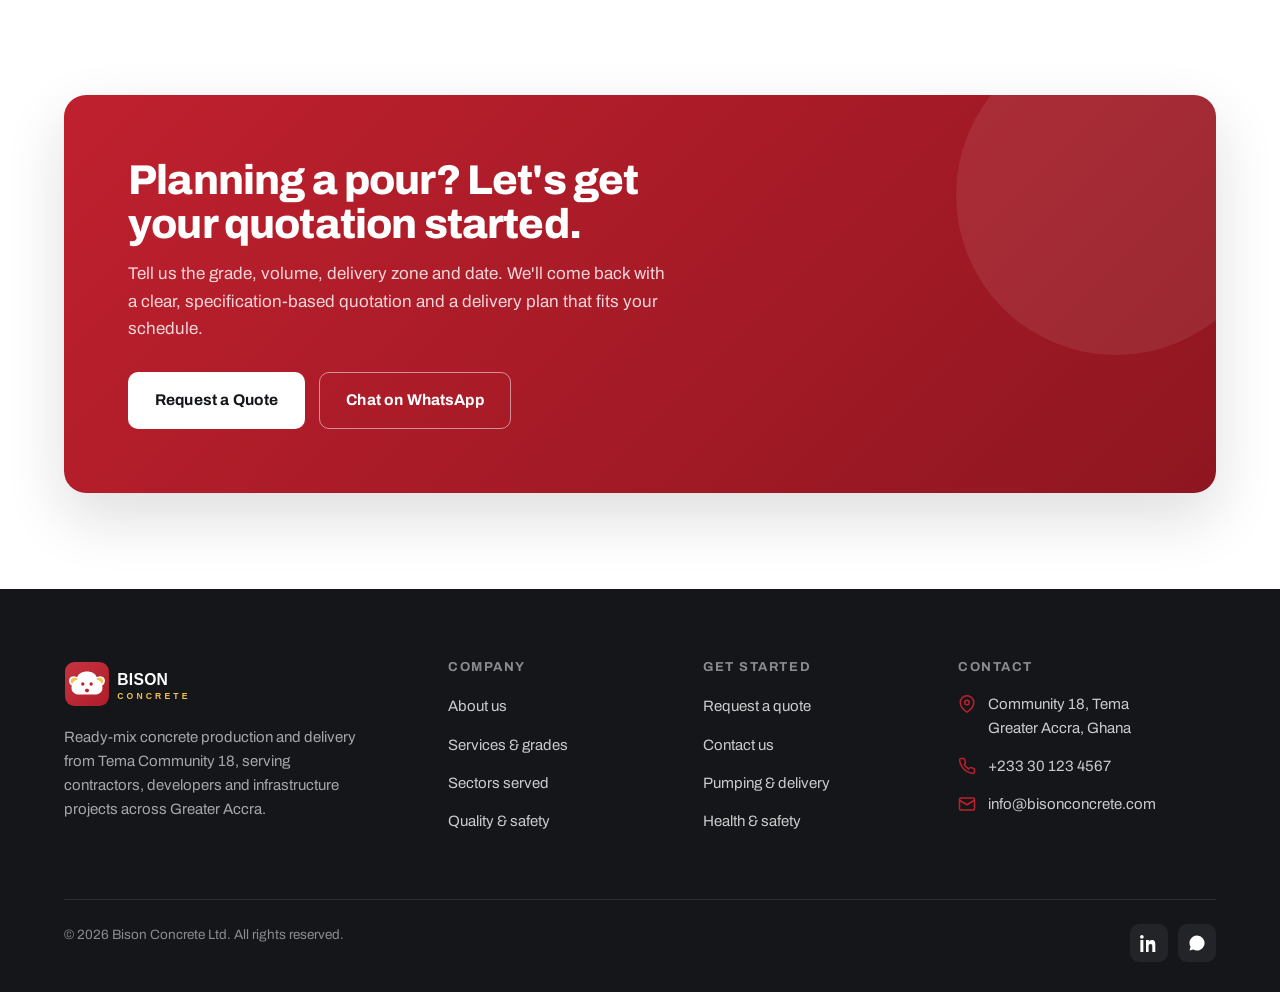
<file: about.html>
<!doctype html>
<html lang="en">
<head>
<meta charset="utf-8">
<meta name="viewport" content="width=device-width, initial-scale=1">
<title>About Bison Concrete Ltd - Ready-Mix Concrete in Tema, Ghana</title>
<meta name="description" content="Bison Concrete Ltd is a ready-mix concrete producer in Tema Community 18, Greater Accra, focused on consistent quality, dependable delivery and disciplined operations.">
<link rel="icon" href="assets/img/favicon.svg" type="image/svg+xml">
<link rel="preconnect" href="https://fonts.googleapis.com">
<link rel="preconnect" href="https://fonts.gstatic.com" crossorigin>
<link href="https://fonts.googleapis.com/css2?family=Archivo:wght@400;500;600;700;800;900&display=swap" rel="stylesheet">
<link rel="stylesheet" href="assets/css/styles.css">
<noscript><style>.reveal{opacity:1 !important;transform:none !important}</style></noscript>
</head>
<body>

<header class="site-header">
  <div class="wrap nav">
    <a href="index.html" aria-label="Bison Concrete home"><img class="nav__logo" src="assets/img/logo.svg" alt="Bison Concrete Ltd"></a>
    <nav class="nav__links" aria-label="Primary">
      <a href="index.html">Home</a>
      <a href="about.html" class="active">About</a>
      <a href="services.html">Services</a>
      <a href="sectors.html">Sectors</a>
      <a href="quality.html">Quality &amp; Safety</a>
      <a href="contact.html">Contact</a>
      <a href="quote.html" class="nav__quote-m btn btn--primary">Request a Quote</a>
    </nav>
    <div class="nav__cta">
      <a class="nav__phone" href="tel:+233301234567"><svg viewBox="0 0 24 24" fill="none" stroke="currentColor" stroke-width="2" stroke-linecap="round" stroke-linejoin="round"><path d="M22 16.92v3a2 2 0 0 1-2.18 2 19.79 19.79 0 0 1-8.63-3.07 19.5 19.5 0 0 1-6-6 19.79 19.79 0 0 1-3.07-8.67A2 2 0 0 1 4.11 2h3a2 2 0 0 1 2 1.72c.13.96.36 1.9.7 2.81a2 2 0 0 1-.45 2.11L8.09 9.91a16 16 0 0 0 6 6l1.27-1.27a2 2 0 0 1 2.11-.45c.9.34 1.85.57 2.81.7A2 2 0 0 1 22 16.92z"/></svg>+233 30 123 4567</a>
      <a class="btn btn--primary" href="quote.html">Request a Quote</a>
    </div>
    <button class="nav__toggle" aria-label="Open menu" aria-expanded="false"><svg viewBox="0 0 24 24" fill="none" stroke="currentColor" stroke-width="2" stroke-linecap="round"><line x1="3" y1="6" x2="21" y2="6"/><line x1="3" y1="12" x2="21" y2="12"/><line x1="3" y1="18" x2="21" y2="18"/></svg></button>
  </div>
</header>

<section class="phero">
  <div class="wrap">
    <div class="crumbs"><a href="index.html">Home</a> / <span>About</span></div>
    <span class="eyebrow">Who we are</span>
    <h1>Concrete built on consistency, delivery and discipline.</h1>
    <p>A ready-mix concrete business established to serve the Greater Accra construction corridor with specification-based supply and dependable logistics.</p>
  </div>
</section>

<section class="section">
  <div class="wrap split">
    <div class="split__copy reveal">
      <h2 class="h2">A professional ready-mix operation, from Tema Community 18.</h2>
      <p class="lead mt-s">Bison Concrete Ltd was established to supply consistent, specification-based concrete to residential, commercial, industrial and civil construction across Tema, Accra and surrounding areas.</p>
      <p class="lead mt-s">We combine controlled batching, quality assurance, professional dispatch and reliable delivery, so contractors and developers receive concrete produced to an agreed mix and delivered inside the required placement window. The model is scalable: additional mixers, pumping capability and production capacity come on as order volumes grow.</p>
    </div>
    <div class="split__media reveal d1">
      <div class="card" style="padding:32px">
        <span class="pill">Business at a glance</span>
        <ul class="checklist mt-m">
        <li><span class="ck"><svg viewBox="0 0 24 24" fill="none" stroke="currentColor" stroke-width="3" stroke-linecap="round" stroke-linejoin="round"><polyline points="20 6 9 17 4 12"/></svg></span><div><b>Company</b><span>Bison Concrete Ltd</span></div></li>
        <li><span class="ck"><svg viewBox="0 0 24 24" fill="none" stroke="currentColor" stroke-width="3" stroke-linecap="round" stroke-linejoin="round"><polyline points="20 6 9 17 4 12"/></svg></span><div><b>Business</b><span>Ready-Mix Concrete Production &amp; Delivery</span></div></li>
        <li><span class="ck"><svg viewBox="0 0 24 24" fill="none" stroke="currentColor" stroke-width="3" stroke-linecap="round" stroke-linejoin="round"><polyline points="20 6 9 17 4 12"/></svg></span><div><b>Location</b><span>Tema Community 18, Greater Accra, Ghana</span></div></li>
        <li><span class="ck"><svg viewBox="0 0 24 24" fill="none" stroke="currentColor" stroke-width="3" stroke-linecap="round" stroke-linejoin="round"><polyline points="20 6 9 17 4 12"/></svg></span><div><b>Core market</b><span>Construction, infrastructure, commercial &amp; residential</span></div></li>
        <li><span class="ck"><svg viewBox="0 0 24 24" fill="none" stroke="currentColor" stroke-width="3" stroke-linecap="round" stroke-linejoin="round"><polyline points="20 6 9 17 4 12"/></svg></span><div><b>Primary service</b><span>Production &amp; delivery of ready-mix concrete to site</span></div></li>
        <li><span class="ck"><svg viewBox="0 0 24 24" fill="none" stroke="currentColor" stroke-width="3" stroke-linecap="round" stroke-linejoin="round"><polyline points="20 6 9 17 4 12"/></svg></span><div><b>Operating model</b><span>Order-based production, quality-controlled batching, scheduled delivery</span></div></li>
        <li><span class="ck"><svg viewBox="0 0 24 24" fill="none" stroke="currentColor" stroke-width="3" stroke-linecap="round" stroke-linejoin="round"><polyline points="20 6 9 17 4 12"/></svg></span><div><b>Geographic focus</b><span>Tema, Greater Accra &amp; adjoining project locations</span></div></li>
        </ul>
      </div>
    </div>
  </div>
</section>

<section class="section section--mist">
  <div class="wrap">
    <div class="sec-head reveal">
      <span class="eyebrow">Vision &amp; mission</span>
      <h2 class="h2">Trusted concrete, delivered with discipline.</h2>
    </div>
    <div class="grid grid-2">
      <article class="card reveal" style="padding:34px">
        <div class="card__icon"><svg viewBox="0 0 24 24" fill="none" stroke="currentColor" stroke-width="1.8" stroke-linecap="round" stroke-linejoin="round"><polygon points="12 2 2 7 12 12 22 7 12 2"/><polyline points="2 12 12 17 22 12"/><polyline points="2 17 12 22 22 17"/></svg></div>
        <h3>Our vision</h3>
        <p>To become a trusted ready-mix concrete supplier in Ghana, recognised for consistent quality, reliable delivery and professional project support.</p>
      </article>
      <article class="card reveal d1" style="padding:34px">
        <div class="card__icon"><svg viewBox="0 0 24 24" fill="none" stroke="currentColor" stroke-width="1.8" stroke-linecap="round" stroke-linejoin="round"><path d="M12 21a9 9 0 1 1 9-9"/><path d="M12 12l4-2"/></svg></div>
        <h3>Our mission</h3>
        <p>To manufacture and deliver fit-for-purpose ready-mix concrete using controlled production processes, qualified personnel, appropriate materials and disciplined logistics.</p>
      </article>
    </div>

    <div class="sec-head reveal mt-l" style="margin-top:64px">
      <h2 class="h2">Strategic objectives</h2>
      <p class="lead mt-s">Six commitments that guide how the business grows.</p>
    </div>
    <div class="grid grid-3">
      <article class="card reveal">
        <div class="card__icon"><svg viewBox="0 0 24 24" fill="none" stroke="currentColor" stroke-width="1.8" stroke-linecap="round" stroke-linejoin="round"><path d="M17 21v-2a4 4 0 0 0-4-4H6a4 4 0 0 0-4 4v2"/><circle cx="9.5" cy="7" r="4"/><path d="M23 21v-2a4 4 0 0 0-3-3.87M16 3.13A4 4 0 0 1 16 11"/></svg></div>
        <h3>Build a dependable customer base</h3>
        <p>Among contractors, developers, engineers and institutional project owners.</p>
      </article>
      <article class="card reveal d1">
        <div class="card__icon"><svg viewBox="0 0 24 24" fill="none" stroke="currentColor" stroke-width="1.8" stroke-linecap="round" stroke-linejoin="round"><path d="M12 21a9 9 0 1 1 9-9"/><path d="M12 12l4-2"/></svg></div>
        <h3>Maintain consistent quality</h3>
        <p>Through controlled batching, material management and testing.</p>
      </article>
      <article class="card reveal d2">
        <div class="card__icon"><svg viewBox="0 0 24 24" fill="none" stroke="currentColor" stroke-width="1.8" stroke-linecap="round" stroke-linejoin="round"><rect x="1" y="3" width="15" height="13"/><path d="M16 8h4l3 3v5h-7z"/><circle cx="5.5" cy="18.5" r="2.5"/><circle cx="18.5" cy="18.5" r="2.5"/></svg></div>
        <h3>Deliver to project schedules</h3>
        <p>A delivery operation that supports planned pours and programmes.</p>
      </article>
      <article class="card reveal">
        <div class="card__icon"><svg viewBox="0 0 24 24" fill="none" stroke="currentColor" stroke-width="1.8" stroke-linecap="round" stroke-linejoin="round"><path d="M14 2H6a2 2 0 0 0-2 2v16a2 2 0 0 0 2 2h12a2 2 0 0 0 2-2V8z"/><polyline points="14 2 14 8 20 8"/><line x1="8" y1="13" x2="16" y2="13"/><line x1="8" y1="17" x2="13" y2="17"/></svg></div>
        <h3>Transparent commercial terms</h3>
        <p>Based on grade, quantity, delivery distance and additional services.</p>
      </article>
      <article class="card reveal d1">
        <div class="card__icon"><svg viewBox="0 0 24 24" fill="none" stroke="currentColor" stroke-width="1.8" stroke-linecap="round" stroke-linejoin="round"><polygon points="12 2 2 7 12 12 22 7 12 2"/><polyline points="2 12 12 17 22 12"/><polyline points="2 17 12 22 22 17"/></svg></div>
        <h3>Scale with real demand</h3>
        <p>Expand production and fleet in line with confirmed market demand.</p>
      </article>
      <article class="card reveal d2">
        <div class="card__icon"><svg viewBox="0 0 24 24" fill="none" stroke="currentColor" stroke-width="1.8" stroke-linecap="round" stroke-linejoin="round"><path d="M11 17l2 2a1.5 1.5 0 0 0 2-2l1 1a1.5 1.5 0 0 0 2-2l-4-4-3 1-4-4H2v6l4 4"/><path d="M22 12V6h-5l-3 3"/></svg></div>
        <h3>Build long-term relationships</h3>
        <p>Supply partnerships rather than one-off concrete orders.</p>
      </article>
    </div>
  </div>
</section>

<section class="section section--ink">
  <div class="wrap">
    <div class="split">
      <div class="split__copy reveal">
        <h2 class="h2">Management &amp; operating discipline.</h2>
        <p class="lead mt-s">We keep clear accountability across production, quality control, dispatch, sales, finance and plant maintenance. The business is run on numbers, reviewed regularly, not on guesswork.</p>
        <div class="btn-row mt-m"><a class="btn btn--ondark" href="services.html">See what we do</a></div>
      </div>
      <div class="split__media reveal d1">
        <p class="eyebrow" style="color:var(--gold)">Reported &amp; tracked</p>
        <div class="statband" style="grid-template-columns:1fr 1fr;gap:18px">
        <div class="s"><div class="n" style="font-size:1.15rem;color:#fff">Daily production volume</div></div>
        <div class="s"><div class="n" style="font-size:1.15rem;color:#fff">Deliveries completed</div></div>
        <div class="s"><div class="n" style="font-size:1.15rem;color:#fff">Rejected / returned concrete</div></div>
        <div class="s"><div class="n" style="font-size:1.15rem;color:#fff">Material consumption</div></div>
        <div class="s"><div class="n" style="font-size:1.15rem;color:#fff">Vehicle utilisation</div></div>
        <div class="s"><div class="n" style="font-size:1.15rem;color:#fff">Receivables</div></div>
        <div class="s"><div class="n" style="font-size:1.15rem;color:#fff">Maintenance downtime</div></div>
        <div class="s"><div class="n" style="font-size:1.15rem;color:#fff">Customer complaints</div></div>
        </div>
      </div>
    </div>
  </div>
</section>

<section class="section">
  <div class="wrap">
    <div class="ctaband reveal">
      <h2>Planning a pour? Let's get your quotation started.</h2>
      <p>Tell us the grade, volume, delivery zone and date. We'll come back with a clear, specification-based quotation and a delivery plan that fits your schedule.</p>
      <div class="btn-row">
        <a class="btn btn--ondark" href="quote.html">Request a Quote</a>
        <a class="btn btn--ghost-onred" href="https://wa.me/233241234567" target="_blank" rel="noopener">Chat on WhatsApp</a>
      </div>
    </div>
  </div>
</section>
<footer class="footer">
  <div class="wrap">
    <div class="footer__grid">
      <div>
        <img class="footer__logo" src="assets/img/logo-light.svg" alt="Bison Concrete Ltd">
        <p class="footer__about">Ready-mix concrete production and delivery from Tema Community 18, serving contractors, developers and infrastructure projects across Greater Accra.</p>
      </div>
      <div>
        <h4>Company</h4>
        <ul class="footer__links">
          <li><a href="about.html">About us</a></li>
          <li><a href="services.html">Services &amp; grades</a></li>
          <li><a href="sectors.html">Sectors served</a></li>
          <li><a href="quality.html">Quality &amp; safety</a></li>
        </ul>
      </div>
      <div>
        <h4>Get started</h4>
        <ul class="footer__links">
          <li><a href="quote.html">Request a quote</a></li>
          <li><a href="contact.html">Contact us</a></li>
          <li><a href="services.html#pumping">Pumping &amp; delivery</a></li>
          <li><a href="quality.html#hse">Health &amp; safety</a></li>
        </ul>
      </div>
      <div>
        <h4>Contact</h4>
        <ul class="footer__contact">
          <li><svg viewBox="0 0 24 24" fill="none" stroke="currentColor" stroke-width="2" stroke-linecap="round" stroke-linejoin="round"><path d="M21 10c0 7-9 13-9 13s-9-6-9-13a9 9 0 0 1 18 0z"/><circle cx="12" cy="10" r="3"/></svg><span>Community 18, Tema<br>Greater Accra, Ghana</span></li>
          <li><svg viewBox="0 0 24 24" fill="none" stroke="currentColor" stroke-width="2" stroke-linecap="round" stroke-linejoin="round"><path d="M22 16.92v3a2 2 0 0 1-2.18 2 19.79 19.79 0 0 1-8.63-3.07 19.5 19.5 0 0 1-6-6 19.79 19.79 0 0 1-3.07-8.67A2 2 0 0 1 4.11 2h3a2 2 0 0 1 2 1.72c.13.96.36 1.9.7 2.81a2 2 0 0 1-.45 2.11L8.09 9.91a16 16 0 0 0 6 6l1.27-1.27a2 2 0 0 1 2.11-.45c.9.34 1.85.57 2.81.7A2 2 0 0 1 22 16.92z"/></svg><a href="tel:+233301234567">+233 30 123 4567</a></li>
          <li><svg viewBox="0 0 24 24" fill="none" stroke="currentColor" stroke-width="2" stroke-linecap="round" stroke-linejoin="round"><rect x="2" y="4" width="20" height="16" rx="2"/><path d="m22 7-10 6L2 7"/></svg><a href="mailto:info@bisonconcrete.com">info@bisonconcrete.com</a></li>
        </ul>
      </div>
    </div>
    <div class="footer__bottom">
      <span>&copy; <span id="year">2026</span> Bison Concrete Ltd. All rights reserved.</span>
      <div class="footer__social">
        <a href="#" aria-label="LinkedIn"><svg viewBox="0 0 24 24" fill="currentColor"><path d="M4.98 3.5A2.5 2.5 0 1 1 0 3.5a2.5 2.5 0 0 1 4.98 0zM.5 8h4V24h-4zM8 8h3.8v2.2h.05c.53-1 1.83-2.2 3.77-2.2 4.03 0 4.78 2.65 4.78 6.1V24h-4v-6.9c0-1.65-.03-3.77-2.3-3.77-2.3 0-2.65 1.8-2.65 3.65V24H8z"/></svg></a>
        <a href="https://wa.me/233241234567" aria-label="WhatsApp"><svg viewBox="0 0 24 24" fill="currentColor"><path d="M17.5 14.4c-.3-.15-1.77-.87-2.04-.97s-.47-.15-.67.15-.77.97-.94 1.17-.35.22-.65.07a8.2 8.2 0 0 1-2.4-1.48 9 9 0 0 1-1.66-2.06c-.17-.3 0-.46.13-.6.13-.14.3-.35.44-.52.15-.17.2-.3.3-.5.1-.2.05-.37-.02-.52s-.67-1.6-.92-2.2c-.24-.58-.49-.5-.67-.51h-.57a1.1 1.1 0 0 0-.8.37 3.35 3.35 0 0 0-1.04 2.48c0 1.46 1.06 2.87 1.21 3.07.15.2 2.1 3.2 5.08 4.49.71.3 1.26.49 1.69.63.71.22 1.36.19 1.87.12.57-.09 1.77-.72 2.02-1.42.25-.7.25-1.3.17-1.42-.07-.13-.27-.2-.57-.35zM12 2a10 10 0 0 0-8.6 15.06L2 22l5.06-1.33A10 10 0 1 0 12 2z"/></svg></a>
      </div>
    </div>
  </div>
</footer>

<a class="wa-float" href="https://wa.me/233241234567" target="_blank" rel="noopener" aria-label="Chat with us on WhatsApp"><svg viewBox="0 0 24 24" fill="currentColor"><path d="M17.5 14.4c-.3-.15-1.77-.87-2.04-.97s-.47-.15-.67.15-.77.97-.94 1.17-.35.22-.65.07a8.2 8.2 0 0 1-2.4-1.48 9 9 0 0 1-1.66-2.06c-.17-.3 0-.46.13-.6.13-.14.3-.35.44-.52.15-.17.2-.3.3-.5.1-.2.05-.37-.02-.52s-.67-1.6-.92-2.2c-.24-.58-.49-.5-.67-.51h-.57a1.1 1.1 0 0 0-.8.37 3.35 3.35 0 0 0-1.04 2.48c0 1.46 1.06 2.87 1.21 3.07.15.2 2.1 3.2 5.08 4.49.71.3 1.26.49 1.69.63.71.22 1.36.19 1.87.12.57-.09 1.77-.72 2.02-1.42.25-.7.25-1.3.17-1.42-.07-.13-.27-.2-.57-.35zM12 2a10 10 0 0 0-8.6 15.06L2 22l5.06-1.33A10 10 0 1 0 12 2z"/></svg></a>

<script src="assets/js/main.js"></script>
</body>
</html>
</file>
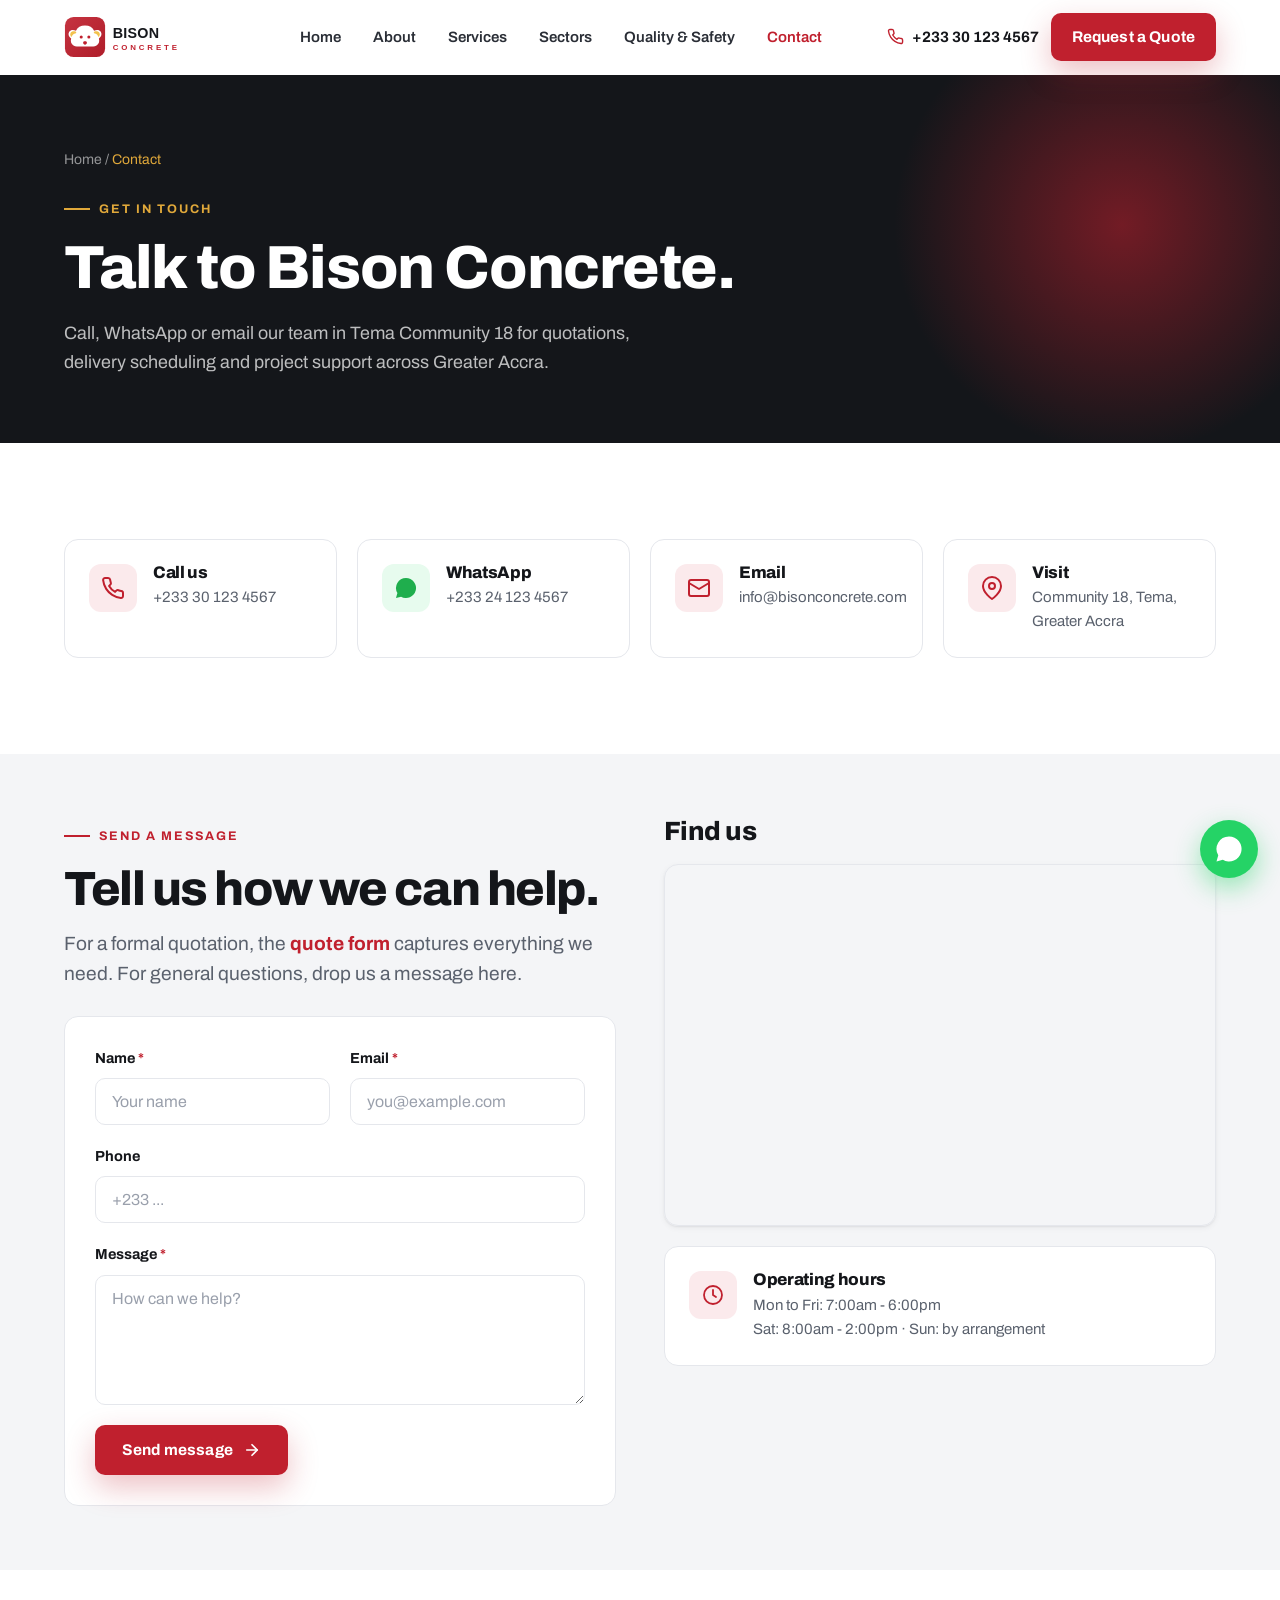
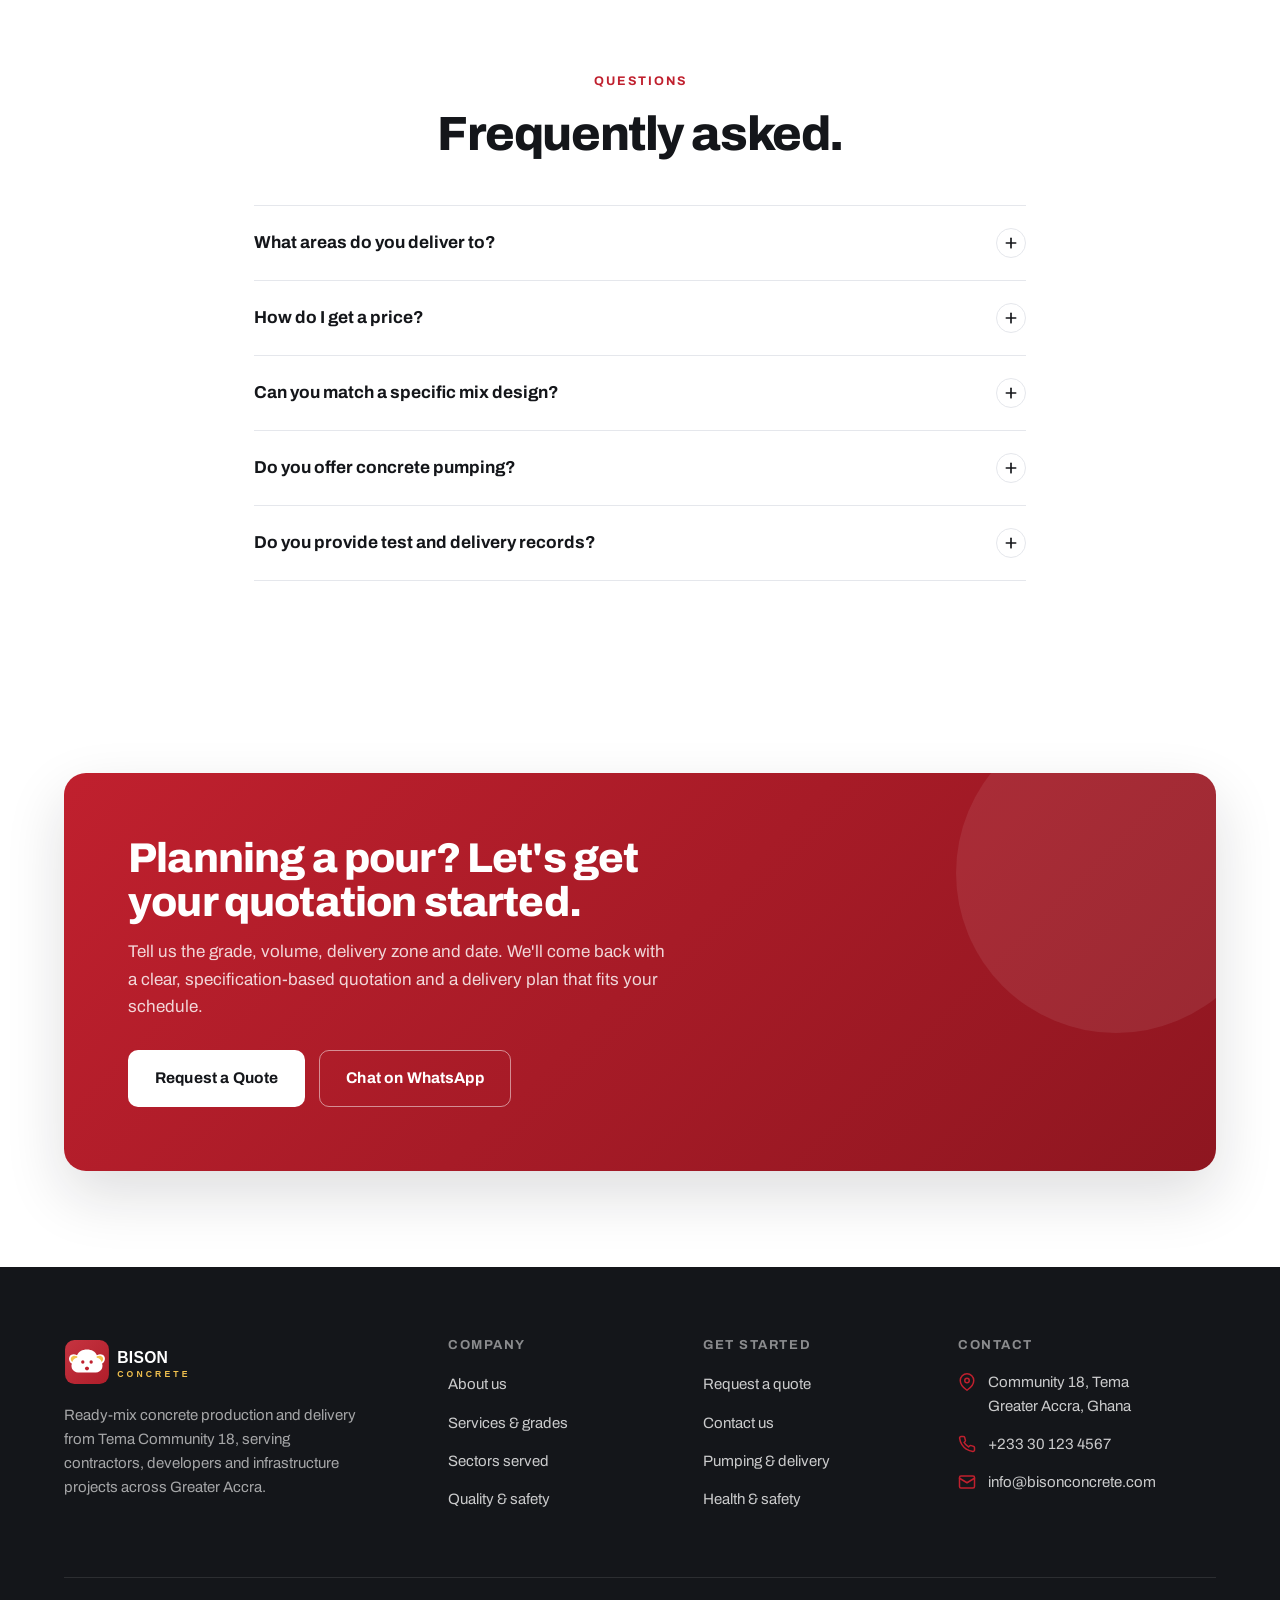
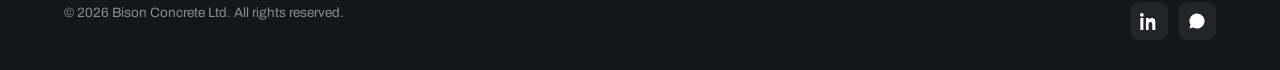
<file: contact.html>
<!doctype html>
<html lang="en">
<head>
<meta charset="utf-8">
<meta name="viewport" content="width=device-width, initial-scale=1">
<title>Contact Bison Concrete Ltd - Tema, Greater Accra</title>
<meta name="description" content="Contact Bison Concrete Ltd in Tema Community 18, Greater Accra. Call, WhatsApp or email us for ready-mix concrete quotations, delivery and project support.">
<link rel="icon" href="assets/img/favicon.svg" type="image/svg+xml">
<link rel="preconnect" href="https://fonts.googleapis.com">
<link rel="preconnect" href="https://fonts.gstatic.com" crossorigin>
<link href="https://fonts.googleapis.com/css2?family=Archivo:wght@400;500;600;700;800;900&display=swap" rel="stylesheet">
<link rel="stylesheet" href="assets/css/styles.css">
<noscript><style>.reveal{opacity:1 !important;transform:none !important}</style></noscript>
</head>
<body>

<header class="site-header">
  <div class="wrap nav">
    <a href="index.html" aria-label="Bison Concrete home"><img class="nav__logo" src="assets/img/logo.svg" alt="Bison Concrete Ltd"></a>
    <nav class="nav__links" aria-label="Primary">
      <a href="index.html">Home</a>
      <a href="about.html">About</a>
      <a href="services.html">Services</a>
      <a href="sectors.html">Sectors</a>
      <a href="quality.html">Quality &amp; Safety</a>
      <a href="contact.html" class="active">Contact</a>
      <a href="quote.html" class="nav__quote-m btn btn--primary">Request a Quote</a>
    </nav>
    <div class="nav__cta">
      <a class="nav__phone" href="tel:+233301234567"><svg viewBox="0 0 24 24" fill="none" stroke="currentColor" stroke-width="2" stroke-linecap="round" stroke-linejoin="round"><path d="M22 16.92v3a2 2 0 0 1-2.18 2 19.79 19.79 0 0 1-8.63-3.07 19.5 19.5 0 0 1-6-6 19.79 19.79 0 0 1-3.07-8.67A2 2 0 0 1 4.11 2h3a2 2 0 0 1 2 1.72c.13.96.36 1.9.7 2.81a2 2 0 0 1-.45 2.11L8.09 9.91a16 16 0 0 0 6 6l1.27-1.27a2 2 0 0 1 2.11-.45c.9.34 1.85.57 2.81.7A2 2 0 0 1 22 16.92z"/></svg>+233 30 123 4567</a>
      <a class="btn btn--primary" href="quote.html">Request a Quote</a>
    </div>
    <button class="nav__toggle" aria-label="Open menu" aria-expanded="false"><svg viewBox="0 0 24 24" fill="none" stroke="currentColor" stroke-width="2" stroke-linecap="round"><line x1="3" y1="6" x2="21" y2="6"/><line x1="3" y1="12" x2="21" y2="12"/><line x1="3" y1="18" x2="21" y2="18"/></svg></button>
  </div>
</header>

<section class="phero">
  <div class="wrap">
    <div class="crumbs"><a href="index.html">Home</a> / <span>Contact</span></div>
    <span class="eyebrow">Get in touch</span>
    <h1>Talk to Bison Concrete.</h1>
    <p>Call, WhatsApp or email our team in Tema Community 18 for quotations, delivery scheduling and project support across Greater Accra.</p>
  </div>
</section>

<section class="section">
  <div class="wrap">
    <div class="grid grid-4" style="gap:20px">
      <a class="contact-card reveal" href="tel:+233301234567"><div class="ic"><svg viewBox="0 0 24 24" fill="none" stroke="currentColor" stroke-width="2" stroke-linecap="round" stroke-linejoin="round"><path d="M22 16.92v3a2 2 0 0 1-2.18 2 19.79 19.79 0 0 1-8.63-3.07 19.5 19.5 0 0 1-6-6 19.79 19.79 0 0 1-3.07-8.67A2 2 0 0 1 4.11 2h3a2 2 0 0 1 2 1.72c.13.96.36 1.9.7 2.81a2 2 0 0 1-.45 2.11L8.09 9.91a16 16 0 0 0 6 6l1.27-1.27a2 2 0 0 1 2.11-.45c.9.34 1.85.57 2.81.7A2 2 0 0 1 22 16.92z"/></svg></div><div><h3>Call us</h3><p>+233 30 123 4567</p></div></a>
      <a class="contact-card reveal d1" href="https://wa.me/233241234567" target="_blank" rel="noopener"><div class="ic" style="background:#E7FBEE;color:#1Fae4d"><svg viewBox="0 0 24 24" fill="currentColor"><path d="M17.5 14.4c-.3-.15-1.77-.87-2.04-.97s-.47-.15-.67.15-.77.97-.94 1.17-.35.22-.65.07a8.2 8.2 0 0 1-2.4-1.48 9 9 0 0 1-1.66-2.06c-.17-.3 0-.46.13-.6.13-.14.3-.35.44-.52.15-.17.2-.3.3-.5.1-.2.05-.37-.02-.52s-.67-1.6-.92-2.2c-.24-.58-.49-.5-.67-.51h-.57a1.1 1.1 0 0 0-.8.37 3.35 3.35 0 0 0-1.04 2.48c0 1.46 1.06 2.87 1.21 3.07.15.2 2.1 3.2 5.08 4.49.71.3 1.26.49 1.69.63.71.22 1.36.19 1.87.12.57-.09 1.77-.72 2.02-1.42.25-.7.25-1.3.17-1.42-.07-.13-.27-.2-.57-.35zM12 2a10 10 0 0 0-8.6 15.06L2 22l5.06-1.33A10 10 0 1 0 12 2z"/></svg></div><div><h3>WhatsApp</h3><p>+233 24 123 4567</p></div></a>
      <a class="contact-card reveal d2" href="mailto:info@bisonconcrete.com"><div class="ic"><svg viewBox="0 0 24 24" fill="none" stroke="currentColor" stroke-width="2" stroke-linecap="round" stroke-linejoin="round"><rect x="2" y="4" width="20" height="16" rx="2"/><path d="m22 7-10 6L2 7"/></svg></div><div><h3>Email</h3><p>info@bisonconcrete.com</p></div></a>
      <div class="contact-card reveal d3"><div class="ic"><svg viewBox="0 0 24 24" fill="none" stroke="currentColor" stroke-width="2" stroke-linecap="round" stroke-linejoin="round"><path d="M21 10c0 7-9 13-9 13s-9-6-9-13a9 9 0 0 1 18 0z"/><circle cx="12" cy="10" r="3"/></svg></div><div><h3>Visit</h3><p>Community 18, Tema, Greater Accra</p></div></div>
    </div>
  </div>
</section>

<section class="section section--mist section--tight">
  <div class="wrap split" style="align-items:start;gap:48px">
    <div class="reveal">
      <span class="eyebrow">Send a message</span>
      <h2 class="h2">Tell us how we can help.</h2>
      <p class="lead mt-s">For a formal quotation, the <a href="quote.html" style="color:var(--red);font-weight:700">quote form</a> captures everything we need. For general questions, drop us a message here.</p>
      <div class="card mt-m" style="padding:30px">
        <form class="form" data-enquiry action="https://formspree.io/f/REPLACE_WITH_FORM_ID" method="POST">
          <div class="form-status" role="status" aria-live="polite"></div>
          <div class="form-row">
            <div class="field"><label>Name <span class="req">*</span></label><input type="text" name="name" required placeholder="Your name"><span class="err">Please enter your name.</span></div>
            <div class="field"><label>Email <span class="req">*</span></label><input type="email" name="email" required placeholder="you@example.com"><span class="err">Please enter a valid email.</span></div>
          </div>
          <div class="field"><label>Phone</label><input type="tel" name="phone" placeholder="+233 ..."></div>
          <div class="field"><label>Message <span class="req">*</span></label><textarea name="message" required placeholder="How can we help?"></textarea><span class="err">Please enter a message.</span></div>
          <button type="submit" class="btn btn--primary" style="justify-self:start">Send message <svg viewBox="0 0 24 24" fill="none" stroke="currentColor" stroke-width="2.2" stroke-linecap="round" stroke-linejoin="round"><line x1="5" y1="12" x2="19" y2="12"/><polyline points="12 5 19 12 12 19"/></svg></button>
        </form>
      </div>
    </div>
    <div class="reveal d1">
      <h3 class="h3" style="margin-bottom:18px">Find us</h3>
      <div style="border-radius:var(--radius);overflow:hidden;border:1px solid var(--line);box-shadow:var(--shadow-sm)">
        <iframe title="Bison Concrete location - Tema Community 18" src="https://www.google.com/maps?q=Tema+Community+18,+Greater+Accra,+Ghana&output=embed" width="100%" height="360" style="border:0;display:block" loading="lazy" referrerpolicy="no-referrer-when-downgrade"></iframe>
      </div>
      <div class="contact-card mt-m" style="margin-top:20px"><div class="ic"><svg viewBox="0 0 24 24" fill="none" stroke="currentColor" stroke-width="1.8" stroke-linecap="round" stroke-linejoin="round"><circle cx="12" cy="12" r="9"/><polyline points="12 7 12 12 15 14"/></svg></div><div><h3>Operating hours</h3><p>Mon to Fri: 7:00am - 6:00pm<br>Sat: 8:00am - 2:00pm &middot; Sun: by arrangement</p></div></div>
    </div>
  </div>
</section>

<section class="section">
  <div class="wrap" style="max-width:820px">
    <div class="sec-head center reveal">
      <span class="eyebrow" style="justify-content:center">Questions</span>
      <h2 class="h2">Frequently asked.</h2>
    </div>
    <div class="acc">
      <div class="acc__item reveal">
        <button class="acc__btn" aria-expanded="false"><span>What areas do you deliver to?</span><span class="pm"><svg viewBox="0 0 24 24" fill="none" stroke="currentColor" stroke-width="2.5" stroke-linecap="round" stroke-linejoin="round"><line x1="12" y1="5" x2="12" y2="19"/><line x1="5" y1="12" x2="19" y2="12"/></svg></span></button>
        <div class="acc__panel"><p>We operate from Tema Community 18 and serve Tema, Greater Accra and adjoining project locations. Coverage for a specific order depends on haulage time, traffic, order size and your required placement schedule, so concrete arrives within its placement window.</p></div>
      </div>
      <div class="acc__item reveal">
        <button class="acc__btn" aria-expanded="false"><span>How do I get a price?</span><span class="pm"><svg viewBox="0 0 24 24" fill="none" stroke="currentColor" stroke-width="2.5" stroke-linecap="round" stroke-linejoin="round"><line x1="12" y1="5" x2="12" y2="19"/><line x1="5" y1="12" x2="19" y2="12"/></svg></span></button>
        <div class="acc__panel"><p>Pricing is quotation-based. Send us your concrete grade, quantity in cubic metres, delivery location and required date through the quote form, and we'll prepare a specification-based quotation reflecting the approved mix and delivery economics.</p></div>
      </div>
      <div class="acc__item reveal">
        <button class="acc__btn" aria-expanded="false"><span>Can you match a specific mix design?</span><span class="pm"><svg viewBox="0 0 24 24" fill="none" stroke="currentColor" stroke-width="2.5" stroke-linecap="round" stroke-linejoin="round"><line x1="12" y1="5" x2="12" y2="19"/><line x1="5" y1="12" x2="19" y2="12"/></svg></span></button>
        <div class="acc__panel"><p>Yes. The final mix design and grade are confirmed against your project engineer's specification before production, and we batch to that approved design.</p></div>
      </div>
      <div class="acc__item reveal">
        <button class="acc__btn" aria-expanded="false"><span>Do you offer concrete pumping?</span><span class="pm"><svg viewBox="0 0 24 24" fill="none" stroke="currentColor" stroke-width="2.5" stroke-linecap="round" stroke-linejoin="round"><line x1="12" y1="5" x2="12" y2="19"/><line x1="5" y1="12" x2="19" y2="12"/></svg></span></button>
        <div class="acc__panel"><p>Where it is commercially and technically appropriate, we arrange pumping and special placement, either through owned equipment or approved third-party providers.</p></div>
      </div>
      <div class="acc__item reveal">
        <button class="acc__btn" aria-expanded="false"><span>Do you provide test and delivery records?</span><span class="pm"><svg viewBox="0 0 24 24" fill="none" stroke="currentColor" stroke-width="2.5" stroke-linecap="round" stroke-linejoin="round"><line x1="12" y1="5" x2="12" y2="19"/><line x1="5" y1="12" x2="19" y2="12"/></svg></span></button>
        <div class="acc__panel"><p>Where a project requires it, we maintain batch and delivery documentation and test records for project traceability.</p></div>
      </div>
    </div>
  </div>
</section>

<section class="section">
  <div class="wrap">
    <div class="ctaband reveal">
      <h2>Planning a pour? Let's get your quotation started.</h2>
      <p>Tell us the grade, volume, delivery zone and date. We'll come back with a clear, specification-based quotation and a delivery plan that fits your schedule.</p>
      <div class="btn-row">
        <a class="btn btn--ondark" href="quote.html">Request a Quote</a>
        <a class="btn btn--ghost-onred" href="https://wa.me/233241234567" target="_blank" rel="noopener">Chat on WhatsApp</a>
      </div>
    </div>
  </div>
</section>
<footer class="footer">
  <div class="wrap">
    <div class="footer__grid">
      <div>
        <img class="footer__logo" src="assets/img/logo-light.svg" alt="Bison Concrete Ltd">
        <p class="footer__about">Ready-mix concrete production and delivery from Tema Community 18, serving contractors, developers and infrastructure projects across Greater Accra.</p>
      </div>
      <div>
        <h4>Company</h4>
        <ul class="footer__links">
          <li><a href="about.html">About us</a></li>
          <li><a href="services.html">Services &amp; grades</a></li>
          <li><a href="sectors.html">Sectors served</a></li>
          <li><a href="quality.html">Quality &amp; safety</a></li>
        </ul>
      </div>
      <div>
        <h4>Get started</h4>
        <ul class="footer__links">
          <li><a href="quote.html">Request a quote</a></li>
          <li><a href="contact.html">Contact us</a></li>
          <li><a href="services.html#pumping">Pumping &amp; delivery</a></li>
          <li><a href="quality.html#hse">Health &amp; safety</a></li>
        </ul>
      </div>
      <div>
        <h4>Contact</h4>
        <ul class="footer__contact">
          <li><svg viewBox="0 0 24 24" fill="none" stroke="currentColor" stroke-width="2" stroke-linecap="round" stroke-linejoin="round"><path d="M21 10c0 7-9 13-9 13s-9-6-9-13a9 9 0 0 1 18 0z"/><circle cx="12" cy="10" r="3"/></svg><span>Community 18, Tema<br>Greater Accra, Ghana</span></li>
          <li><svg viewBox="0 0 24 24" fill="none" stroke="currentColor" stroke-width="2" stroke-linecap="round" stroke-linejoin="round"><path d="M22 16.92v3a2 2 0 0 1-2.18 2 19.79 19.79 0 0 1-8.63-3.07 19.5 19.5 0 0 1-6-6 19.79 19.79 0 0 1-3.07-8.67A2 2 0 0 1 4.11 2h3a2 2 0 0 1 2 1.72c.13.96.36 1.9.7 2.81a2 2 0 0 1-.45 2.11L8.09 9.91a16 16 0 0 0 6 6l1.27-1.27a2 2 0 0 1 2.11-.45c.9.34 1.85.57 2.81.7A2 2 0 0 1 22 16.92z"/></svg><a href="tel:+233301234567">+233 30 123 4567</a></li>
          <li><svg viewBox="0 0 24 24" fill="none" stroke="currentColor" stroke-width="2" stroke-linecap="round" stroke-linejoin="round"><rect x="2" y="4" width="20" height="16" rx="2"/><path d="m22 7-10 6L2 7"/></svg><a href="mailto:info@bisonconcrete.com">info@bisonconcrete.com</a></li>
        </ul>
      </div>
    </div>
    <div class="footer__bottom">
      <span>&copy; <span id="year">2026</span> Bison Concrete Ltd. All rights reserved.</span>
      <div class="footer__social">
        <a href="#" aria-label="LinkedIn"><svg viewBox="0 0 24 24" fill="currentColor"><path d="M4.98 3.5A2.5 2.5 0 1 1 0 3.5a2.5 2.5 0 0 1 4.98 0zM.5 8h4V24h-4zM8 8h3.8v2.2h.05c.53-1 1.83-2.2 3.77-2.2 4.03 0 4.78 2.65 4.78 6.1V24h-4v-6.9c0-1.65-.03-3.77-2.3-3.77-2.3 0-2.65 1.8-2.65 3.65V24H8z"/></svg></a>
        <a href="https://wa.me/233241234567" aria-label="WhatsApp"><svg viewBox="0 0 24 24" fill="currentColor"><path d="M17.5 14.4c-.3-.15-1.77-.87-2.04-.97s-.47-.15-.67.15-.77.97-.94 1.17-.35.22-.65.07a8.2 8.2 0 0 1-2.4-1.48 9 9 0 0 1-1.66-2.06c-.17-.3 0-.46.13-.6.13-.14.3-.35.44-.52.15-.17.2-.3.3-.5.1-.2.05-.37-.02-.52s-.67-1.6-.92-2.2c-.24-.58-.49-.5-.67-.51h-.57a1.1 1.1 0 0 0-.8.37 3.35 3.35 0 0 0-1.04 2.48c0 1.46 1.06 2.87 1.21 3.07.15.2 2.1 3.2 5.08 4.49.71.3 1.26.49 1.69.63.71.22 1.36.19 1.87.12.57-.09 1.77-.72 2.02-1.42.25-.7.25-1.3.17-1.42-.07-.13-.27-.2-.57-.35zM12 2a10 10 0 0 0-8.6 15.06L2 22l5.06-1.33A10 10 0 1 0 12 2z"/></svg></a>
      </div>
    </div>
  </div>
</footer>

<a class="wa-float" href="https://wa.me/233241234567" target="_blank" rel="noopener" aria-label="Chat with us on WhatsApp"><svg viewBox="0 0 24 24" fill="currentColor"><path d="M17.5 14.4c-.3-.15-1.77-.87-2.04-.97s-.47-.15-.67.15-.77.97-.94 1.17-.35.22-.65.07a8.2 8.2 0 0 1-2.4-1.48 9 9 0 0 1-1.66-2.06c-.17-.3 0-.46.13-.6.13-.14.3-.35.44-.52.15-.17.2-.3.3-.5.1-.2.05-.37-.02-.52s-.67-1.6-.92-2.2c-.24-.58-.49-.5-.67-.51h-.57a1.1 1.1 0 0 0-.8.37 3.35 3.35 0 0 0-1.04 2.48c0 1.46 1.06 2.87 1.21 3.07.15.2 2.1 3.2 5.08 4.49.71.3 1.26.49 1.69.63.71.22 1.36.19 1.87.12.57-.09 1.77-.72 2.02-1.42.25-.7.25-1.3.17-1.42-.07-.13-.27-.2-.57-.35zM12 2a10 10 0 0 0-8.6 15.06L2 22l5.06-1.33A10 10 0 1 0 12 2z"/></svg></a>

<script src="assets/js/main.js"></script>
</body>
</html>
</file>
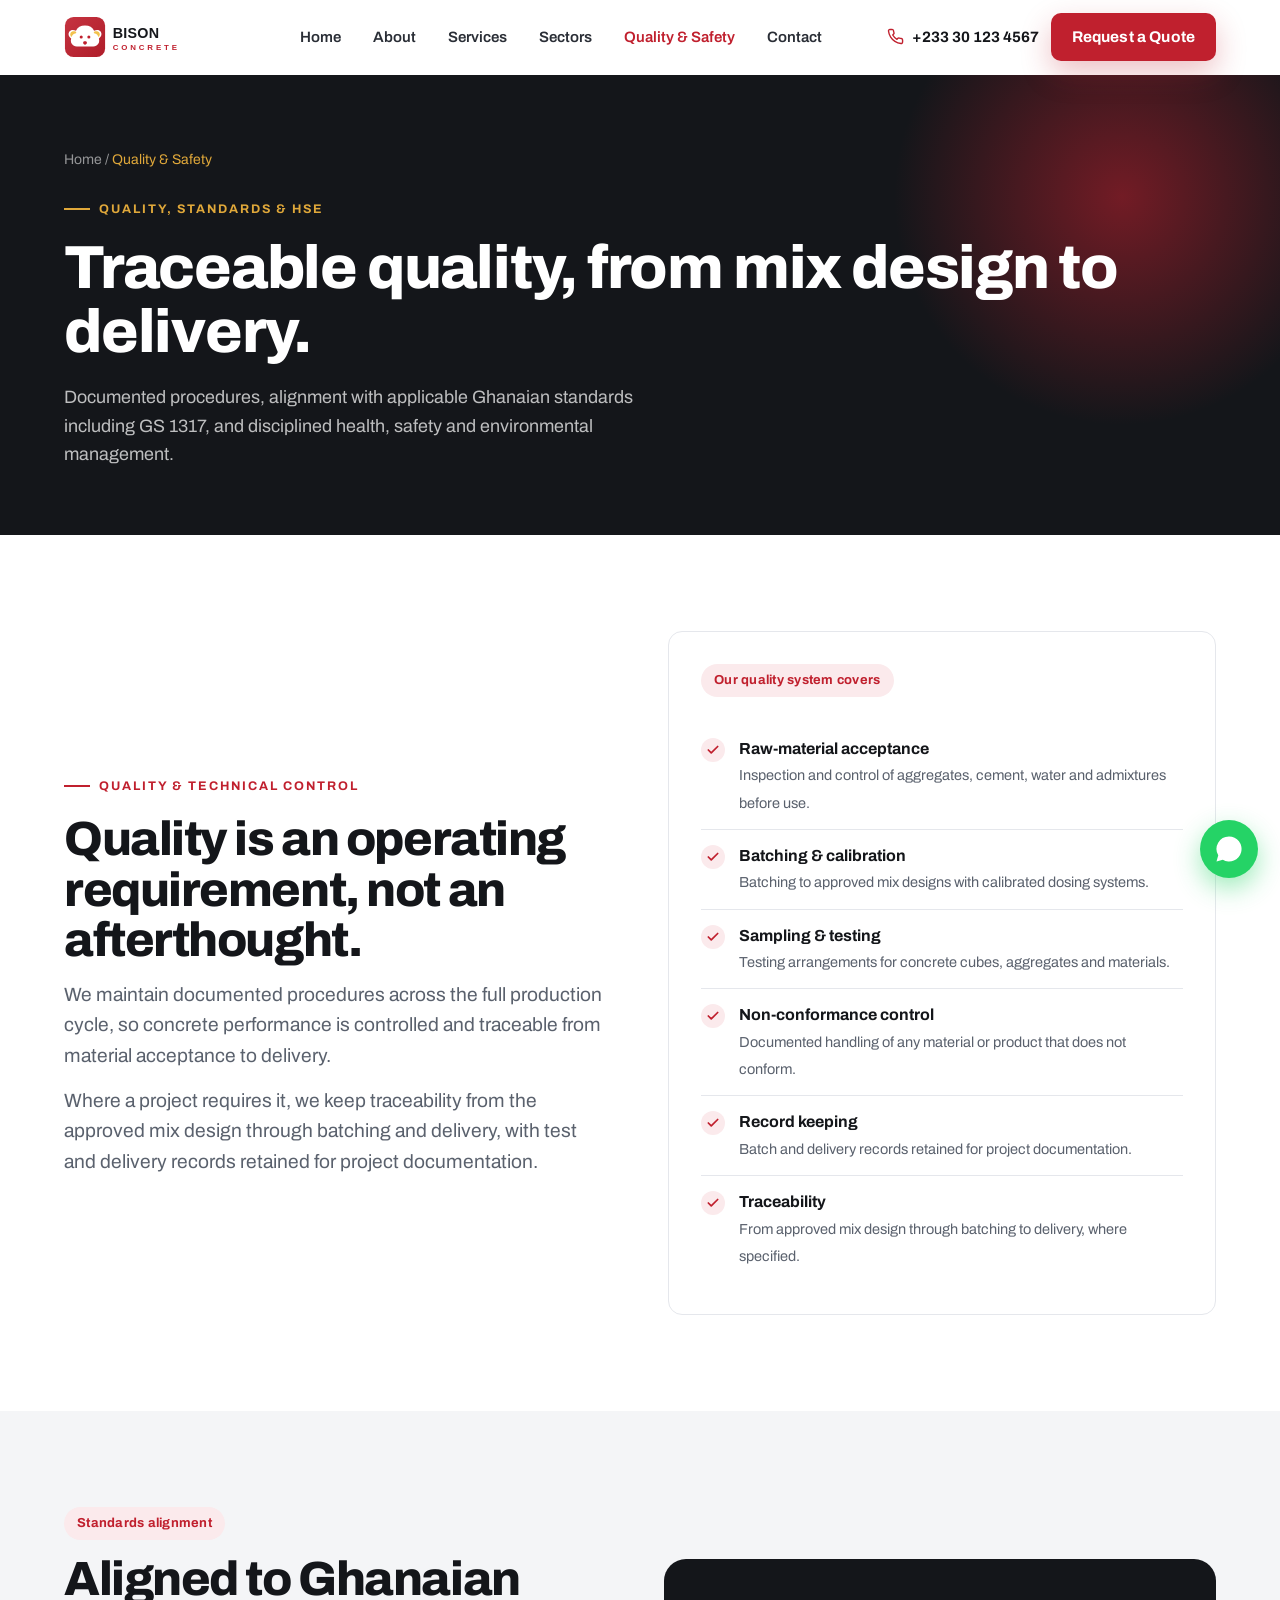
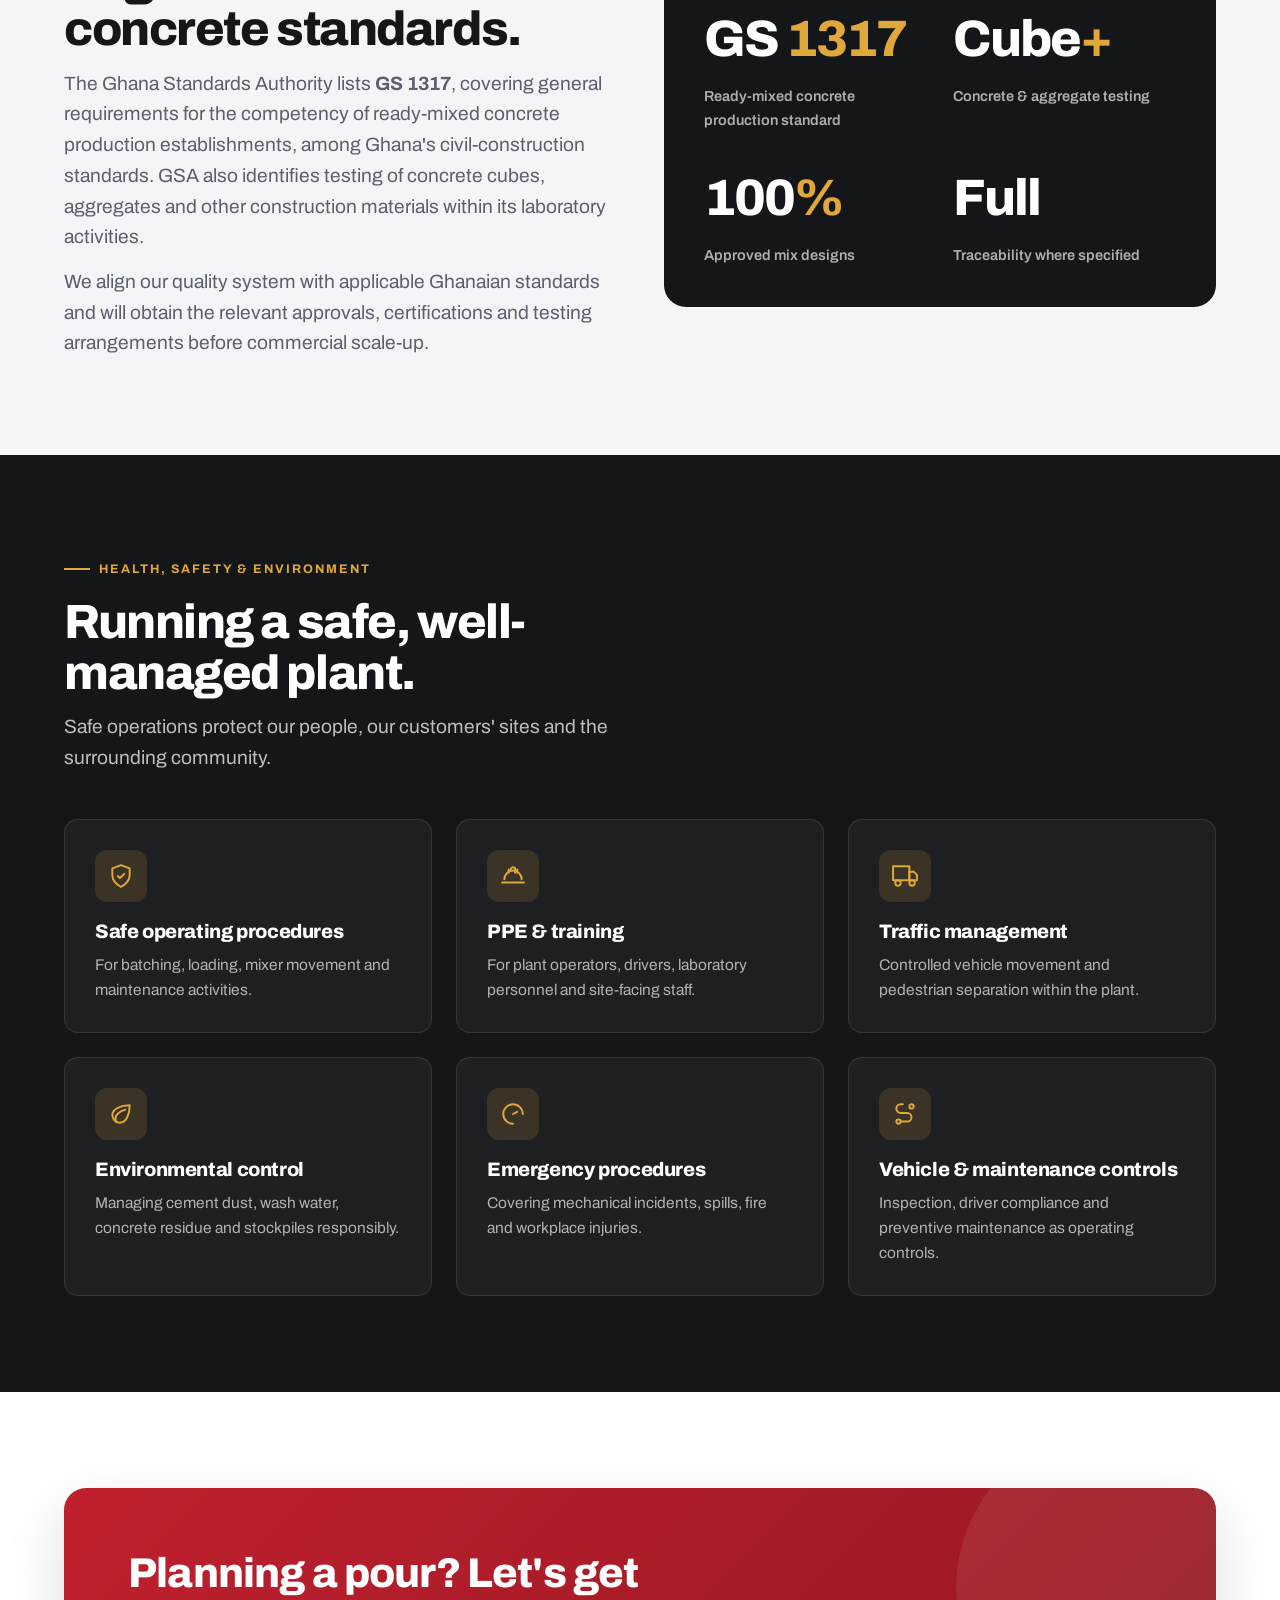
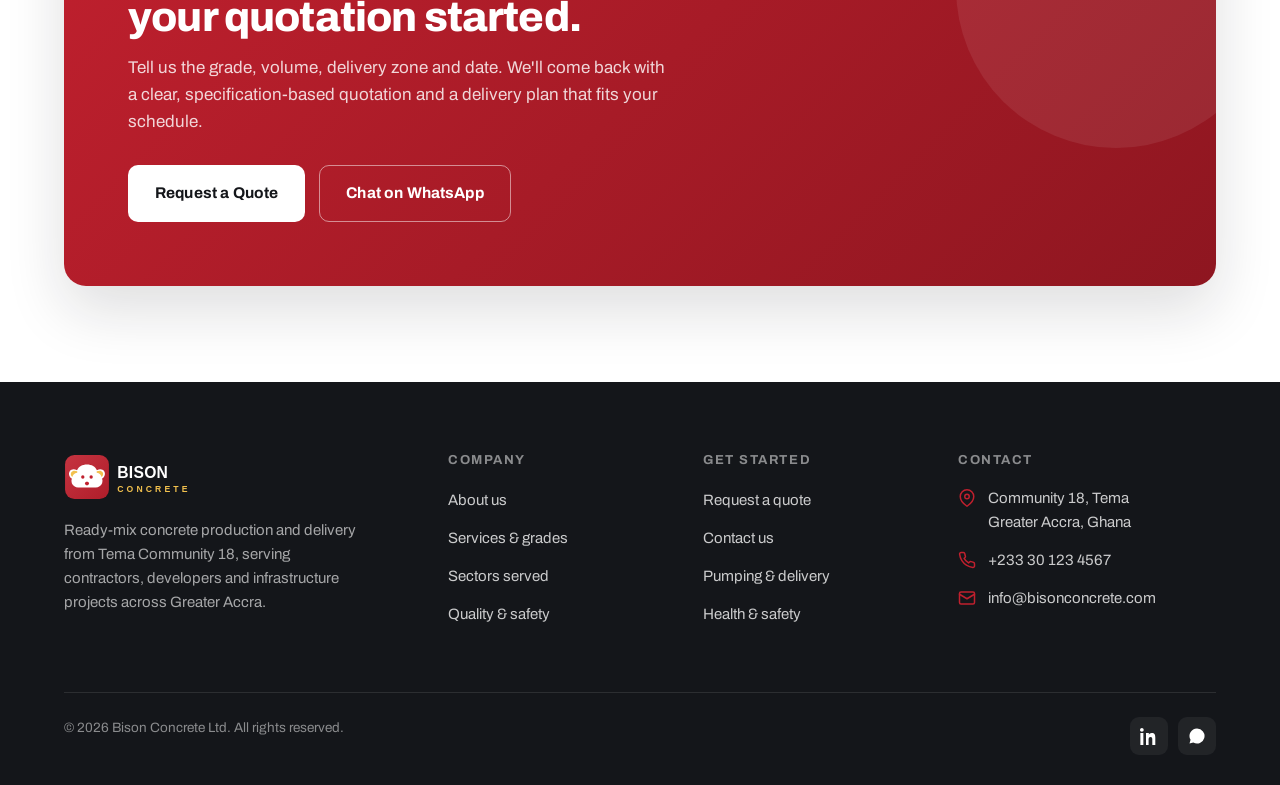
<file: quality.html>
<!doctype html>
<html lang="en">
<head>
<meta charset="utf-8">
<meta name="viewport" content="width=device-width, initial-scale=1">
<title>Quality, Standards & Safety - Bison Concrete Ltd</title>
<meta name="description" content="Documented quality control, alignment with Ghana Standards Authority GS 1317, concrete and aggregate testing, full traceability, and health, safety and environmental management.">
<link rel="icon" href="assets/img/favicon.svg" type="image/svg+xml">
<link rel="preconnect" href="https://fonts.googleapis.com">
<link rel="preconnect" href="https://fonts.gstatic.com" crossorigin>
<link href="https://fonts.googleapis.com/css2?family=Archivo:wght@400;500;600;700;800;900&display=swap" rel="stylesheet">
<link rel="stylesheet" href="assets/css/styles.css">
<noscript><style>.reveal{opacity:1 !important;transform:none !important}</style></noscript>
</head>
<body>

<header class="site-header">
  <div class="wrap nav">
    <a href="index.html" aria-label="Bison Concrete home"><img class="nav__logo" src="assets/img/logo.svg" alt="Bison Concrete Ltd"></a>
    <nav class="nav__links" aria-label="Primary">
      <a href="index.html">Home</a>
      <a href="about.html">About</a>
      <a href="services.html">Services</a>
      <a href="sectors.html">Sectors</a>
      <a href="quality.html" class="active">Quality &amp; Safety</a>
      <a href="contact.html">Contact</a>
      <a href="quote.html" class="nav__quote-m btn btn--primary">Request a Quote</a>
    </nav>
    <div class="nav__cta">
      <a class="nav__phone" href="tel:+233301234567"><svg viewBox="0 0 24 24" fill="none" stroke="currentColor" stroke-width="2" stroke-linecap="round" stroke-linejoin="round"><path d="M22 16.92v3a2 2 0 0 1-2.18 2 19.79 19.79 0 0 1-8.63-3.07 19.5 19.5 0 0 1-6-6 19.79 19.79 0 0 1-3.07-8.67A2 2 0 0 1 4.11 2h3a2 2 0 0 1 2 1.72c.13.96.36 1.9.7 2.81a2 2 0 0 1-.45 2.11L8.09 9.91a16 16 0 0 0 6 6l1.27-1.27a2 2 0 0 1 2.11-.45c.9.34 1.85.57 2.81.7A2 2 0 0 1 22 16.92z"/></svg>+233 30 123 4567</a>
      <a class="btn btn--primary" href="quote.html">Request a Quote</a>
    </div>
    <button class="nav__toggle" aria-label="Open menu" aria-expanded="false"><svg viewBox="0 0 24 24" fill="none" stroke="currentColor" stroke-width="2" stroke-linecap="round"><line x1="3" y1="6" x2="21" y2="6"/><line x1="3" y1="12" x2="21" y2="12"/><line x1="3" y1="18" x2="21" y2="18"/></svg></button>
  </div>
</header>

<section class="phero">
  <div class="wrap">
    <div class="crumbs"><a href="index.html">Home</a> / <span>Quality &amp; Safety</span></div>
    <span class="eyebrow">Quality, standards &amp; HSE</span>
    <h1>Traceable quality, from mix design to delivery.</h1>
    <p>Documented procedures, alignment with applicable Ghanaian standards including GS 1317, and disciplined health, safety and environmental management.</p>
  </div>
</section>

<section class="section">
  <div class="wrap split">
    <div class="split__copy reveal">
      <span class="eyebrow">Quality &amp; technical control</span>
      <h2 class="h2">Quality is an operating requirement, not an afterthought.</h2>
      <p class="lead mt-s">We maintain documented procedures across the full production cycle, so concrete performance is controlled and traceable from material acceptance to delivery.</p>
      <p class="lead mt-s">Where a project requires it, we keep traceability from the approved mix design through batching and delivery, with test and delivery records retained for project documentation.</p>
    </div>
    <div class="split__media reveal d1">
      <div class="card" style="padding:32px">
        <span class="pill">Our quality system covers</span>
        <ul class="checklist mt-m">
        <li><span class="ck"><svg viewBox="0 0 24 24" fill="none" stroke="currentColor" stroke-width="3" stroke-linecap="round" stroke-linejoin="round"><polyline points="20 6 9 17 4 12"/></svg></span><div><b>Raw-material acceptance</b><span>Inspection and control of aggregates, cement, water and admixtures before use.</span></div></li>
        <li><span class="ck"><svg viewBox="0 0 24 24" fill="none" stroke="currentColor" stroke-width="3" stroke-linecap="round" stroke-linejoin="round"><polyline points="20 6 9 17 4 12"/></svg></span><div><b>Batching &amp; calibration</b><span>Batching to approved mix designs with calibrated dosing systems.</span></div></li>
        <li><span class="ck"><svg viewBox="0 0 24 24" fill="none" stroke="currentColor" stroke-width="3" stroke-linecap="round" stroke-linejoin="round"><polyline points="20 6 9 17 4 12"/></svg></span><div><b>Sampling &amp; testing</b><span>Testing arrangements for concrete cubes, aggregates and materials.</span></div></li>
        <li><span class="ck"><svg viewBox="0 0 24 24" fill="none" stroke="currentColor" stroke-width="3" stroke-linecap="round" stroke-linejoin="round"><polyline points="20 6 9 17 4 12"/></svg></span><div><b>Non-conformance control</b><span>Documented handling of any material or product that does not conform.</span></div></li>
        <li><span class="ck"><svg viewBox="0 0 24 24" fill="none" stroke="currentColor" stroke-width="3" stroke-linecap="round" stroke-linejoin="round"><polyline points="20 6 9 17 4 12"/></svg></span><div><b>Record keeping</b><span>Batch and delivery records retained for project documentation.</span></div></li>
        <li><span class="ck"><svg viewBox="0 0 24 24" fill="none" stroke="currentColor" stroke-width="3" stroke-linecap="round" stroke-linejoin="round"><polyline points="20 6 9 17 4 12"/></svg></span><div><b>Traceability</b><span>From approved mix design through batching to delivery, where specified.</span></div></li>
        </ul>
      </div>
    </div>
  </div>
</section>

<section class="section section--mist">
  <div class="wrap">
    <div class="grid grid-2" style="align-items:center;gap:48px">
      <div class="reveal">
        <span class="pill">Standards alignment</span>
        <h2 class="h2 mt-s">Aligned to Ghanaian concrete standards.</h2>
        <p class="lead mt-s">The Ghana Standards Authority lists <strong>GS 1317</strong>, covering general requirements for the competency of ready-mixed concrete production establishments, among Ghana's civil-construction standards. GSA also identifies testing of concrete cubes, aggregates and other construction materials within its laboratory activities.</p>
        <p class="lead mt-s">We align our quality system with applicable Ghanaian standards and will obtain the relevant approvals, certifications and testing arrangements before commercial scale-up.</p>
      </div>
      <div class="reveal d1">
        <div class="statband" style="grid-template-columns:1fr 1fr;background:var(--ink);border-radius:var(--radius-lg);padding:40px;gap:26px">
          <div class="s"><div class="n" style="color:#fff">GS <em>1317</em></div><div class="l">Ready-mixed concrete production standard</div></div>
          <div class="s"><div class="n" style="color:#fff">Cube<em>+</em></div><div class="l">Concrete &amp; aggregate testing</div></div>
          <div class="s"><div class="n" style="color:#fff">100<em>%</em></div><div class="l">Approved mix designs</div></div>
          <div class="s"><div class="n" style="color:#fff">Full</div><div class="l">Traceability where specified</div></div>
        </div>
      </div>
    </div>
  </div>
</section>

<section class="section section--ink" id="hse">
  <div class="wrap">
    <div class="sec-head reveal">
      <span class="eyebrow">Health, safety &amp; environment</span>
      <h2 class="h2">Running a safe, well-managed plant.</h2>
      <p class="lead mt-s">Safe operations protect our people, our customers' sites and the surrounding community.</p>
    </div>
    <div class="grid grid-3">
      <article class="card reveal">
        <div class="card__icon"><svg viewBox="0 0 24 24" fill="none" stroke="currentColor" stroke-width="1.8" stroke-linecap="round" stroke-linejoin="round"><path d="M12 2 4 5v6c0 5 3.5 8.5 8 11 4.5-2.5 8-6 8-11V5z"/><polyline points="9 12 11 14 15 10"/></svg></div>
        <h3>Safe operating procedures</h3>
        <p>For batching, loading, mixer movement and maintenance activities.</p>
      </article>
      <article class="card reveal d1">
        <div class="card__icon"><svg viewBox="0 0 24 24" fill="none" stroke="currentColor" stroke-width="1.8" stroke-linecap="round" stroke-linejoin="round"><path d="M4 15a8 8 0 0 1 16 0"/><line x1="2" y1="18" x2="22" y2="18"/><path d="M10 6a2 2 0 0 1 4 0v3M8 9V6M16 9V6"/></svg></div>
        <h3>PPE &amp; training</h3>
        <p>For plant operators, drivers, laboratory personnel and site-facing staff.</p>
      </article>
      <article class="card reveal d2">
        <div class="card__icon"><svg viewBox="0 0 24 24" fill="none" stroke="currentColor" stroke-width="1.8" stroke-linecap="round" stroke-linejoin="round"><rect x="1" y="3" width="15" height="13"/><path d="M16 8h4l3 3v5h-7z"/><circle cx="5.5" cy="18.5" r="2.5"/><circle cx="18.5" cy="18.5" r="2.5"/></svg></div>
        <h3>Traffic management</h3>
        <p>Controlled vehicle movement and pedestrian separation within the plant.</p>
      </article>
      <article class="card reveal">
        <div class="card__icon"><svg viewBox="0 0 24 24" fill="none" stroke="currentColor" stroke-width="1.8" stroke-linecap="round" stroke-linejoin="round"><path d="M11 20A7 7 0 0 1 4 13c0-6 8-9 16-9 0 8-3 16-9 16-3 0-4-1-4-4 0-4 5-7 9-8"/></svg></div>
        <h3>Environmental control</h3>
        <p>Managing cement dust, wash water, concrete residue and stockpiles responsibly.</p>
      </article>
      <article class="card reveal d1">
        <div class="card__icon"><svg viewBox="0 0 24 24" fill="none" stroke="currentColor" stroke-width="1.8" stroke-linecap="round" stroke-linejoin="round"><path d="M12 21a9 9 0 1 1 9-9"/><path d="M12 12l4-2"/></svg></div>
        <h3>Emergency procedures</h3>
        <p>Covering mechanical incidents, spills, fire and workplace injuries.</p>
      </article>
      <article class="card reveal d2">
        <div class="card__icon"><svg viewBox="0 0 24 24" fill="none" stroke="currentColor" stroke-width="1.8" stroke-linecap="round" stroke-linejoin="round"><circle cx="6" cy="19" r="2"/><circle cx="18" cy="5" r="2"/><path d="M8 19h6a4 4 0 0 0 0-8H8a4 4 0 0 1 0-8h2"/></svg></div>
        <h3>Vehicle &amp; maintenance controls</h3>
        <p>Inspection, driver compliance and preventive maintenance as operating controls.</p>
      </article>
    </div>
  </div>
</section>

<section class="section">
  <div class="wrap">
    <div class="ctaband reveal">
      <h2>Planning a pour? Let's get your quotation started.</h2>
      <p>Tell us the grade, volume, delivery zone and date. We'll come back with a clear, specification-based quotation and a delivery plan that fits your schedule.</p>
      <div class="btn-row">
        <a class="btn btn--ondark" href="quote.html">Request a Quote</a>
        <a class="btn btn--ghost-onred" href="https://wa.me/233241234567" target="_blank" rel="noopener">Chat on WhatsApp</a>
      </div>
    </div>
  </div>
</section>
<footer class="footer">
  <div class="wrap">
    <div class="footer__grid">
      <div>
        <img class="footer__logo" src="assets/img/logo-light.svg" alt="Bison Concrete Ltd">
        <p class="footer__about">Ready-mix concrete production and delivery from Tema Community 18, serving contractors, developers and infrastructure projects across Greater Accra.</p>
      </div>
      <div>
        <h4>Company</h4>
        <ul class="footer__links">
          <li><a href="about.html">About us</a></li>
          <li><a href="services.html">Services &amp; grades</a></li>
          <li><a href="sectors.html">Sectors served</a></li>
          <li><a href="quality.html">Quality &amp; safety</a></li>
        </ul>
      </div>
      <div>
        <h4>Get started</h4>
        <ul class="footer__links">
          <li><a href="quote.html">Request a quote</a></li>
          <li><a href="contact.html">Contact us</a></li>
          <li><a href="services.html#pumping">Pumping &amp; delivery</a></li>
          <li><a href="quality.html#hse">Health &amp; safety</a></li>
        </ul>
      </div>
      <div>
        <h4>Contact</h4>
        <ul class="footer__contact">
          <li><svg viewBox="0 0 24 24" fill="none" stroke="currentColor" stroke-width="2" stroke-linecap="round" stroke-linejoin="round"><path d="M21 10c0 7-9 13-9 13s-9-6-9-13a9 9 0 0 1 18 0z"/><circle cx="12" cy="10" r="3"/></svg><span>Community 18, Tema<br>Greater Accra, Ghana</span></li>
          <li><svg viewBox="0 0 24 24" fill="none" stroke="currentColor" stroke-width="2" stroke-linecap="round" stroke-linejoin="round"><path d="M22 16.92v3a2 2 0 0 1-2.18 2 19.79 19.79 0 0 1-8.63-3.07 19.5 19.5 0 0 1-6-6 19.79 19.79 0 0 1-3.07-8.67A2 2 0 0 1 4.11 2h3a2 2 0 0 1 2 1.72c.13.96.36 1.9.7 2.81a2 2 0 0 1-.45 2.11L8.09 9.91a16 16 0 0 0 6 6l1.27-1.27a2 2 0 0 1 2.11-.45c.9.34 1.85.57 2.81.7A2 2 0 0 1 22 16.92z"/></svg><a href="tel:+233301234567">+233 30 123 4567</a></li>
          <li><svg viewBox="0 0 24 24" fill="none" stroke="currentColor" stroke-width="2" stroke-linecap="round" stroke-linejoin="round"><rect x="2" y="4" width="20" height="16" rx="2"/><path d="m22 7-10 6L2 7"/></svg><a href="mailto:info@bisonconcrete.com">info@bisonconcrete.com</a></li>
        </ul>
      </div>
    </div>
    <div class="footer__bottom">
      <span>&copy; <span id="year">2026</span> Bison Concrete Ltd. All rights reserved.</span>
      <div class="footer__social">
        <a href="#" aria-label="LinkedIn"><svg viewBox="0 0 24 24" fill="currentColor"><path d="M4.98 3.5A2.5 2.5 0 1 1 0 3.5a2.5 2.5 0 0 1 4.98 0zM.5 8h4V24h-4zM8 8h3.8v2.2h.05c.53-1 1.83-2.2 3.77-2.2 4.03 0 4.78 2.65 4.78 6.1V24h-4v-6.9c0-1.65-.03-3.77-2.3-3.77-2.3 0-2.65 1.8-2.65 3.65V24H8z"/></svg></a>
        <a href="https://wa.me/233241234567" aria-label="WhatsApp"><svg viewBox="0 0 24 24" fill="currentColor"><path d="M17.5 14.4c-.3-.15-1.77-.87-2.04-.97s-.47-.15-.67.15-.77.97-.94 1.17-.35.22-.65.07a8.2 8.2 0 0 1-2.4-1.48 9 9 0 0 1-1.66-2.06c-.17-.3 0-.46.13-.6.13-.14.3-.35.44-.52.15-.17.2-.3.3-.5.1-.2.05-.37-.02-.52s-.67-1.6-.92-2.2c-.24-.58-.49-.5-.67-.51h-.57a1.1 1.1 0 0 0-.8.37 3.35 3.35 0 0 0-1.04 2.48c0 1.46 1.06 2.87 1.21 3.07.15.2 2.1 3.2 5.08 4.49.71.3 1.26.49 1.69.63.71.22 1.36.19 1.87.12.57-.09 1.77-.72 2.02-1.42.25-.7.25-1.3.17-1.42-.07-.13-.27-.2-.57-.35zM12 2a10 10 0 0 0-8.6 15.06L2 22l5.06-1.33A10 10 0 1 0 12 2z"/></svg></a>
      </div>
    </div>
  </div>
</footer>

<a class="wa-float" href="https://wa.me/233241234567" target="_blank" rel="noopener" aria-label="Chat with us on WhatsApp"><svg viewBox="0 0 24 24" fill="currentColor"><path d="M17.5 14.4c-.3-.15-1.77-.87-2.04-.97s-.47-.15-.67.15-.77.97-.94 1.17-.35.22-.65.07a8.2 8.2 0 0 1-2.4-1.48 9 9 0 0 1-1.66-2.06c-.17-.3 0-.46.13-.6.13-.14.3-.35.44-.52.15-.17.2-.3.3-.5.1-.2.05-.37-.02-.52s-.67-1.6-.92-2.2c-.24-.58-.49-.5-.67-.51h-.57a1.1 1.1 0 0 0-.8.37 3.35 3.35 0 0 0-1.04 2.48c0 1.46 1.06 2.87 1.21 3.07.15.2 2.1 3.2 5.08 4.49.71.3 1.26.49 1.69.63.71.22 1.36.19 1.87.12.57-.09 1.77-.72 2.02-1.42.25-.7.25-1.3.17-1.42-.07-.13-.27-.2-.57-.35zM12 2a10 10 0 0 0-8.6 15.06L2 22l5.06-1.33A10 10 0 1 0 12 2z"/></svg></a>

<script src="assets/js/main.js"></script>
</body>
</html>
</file>
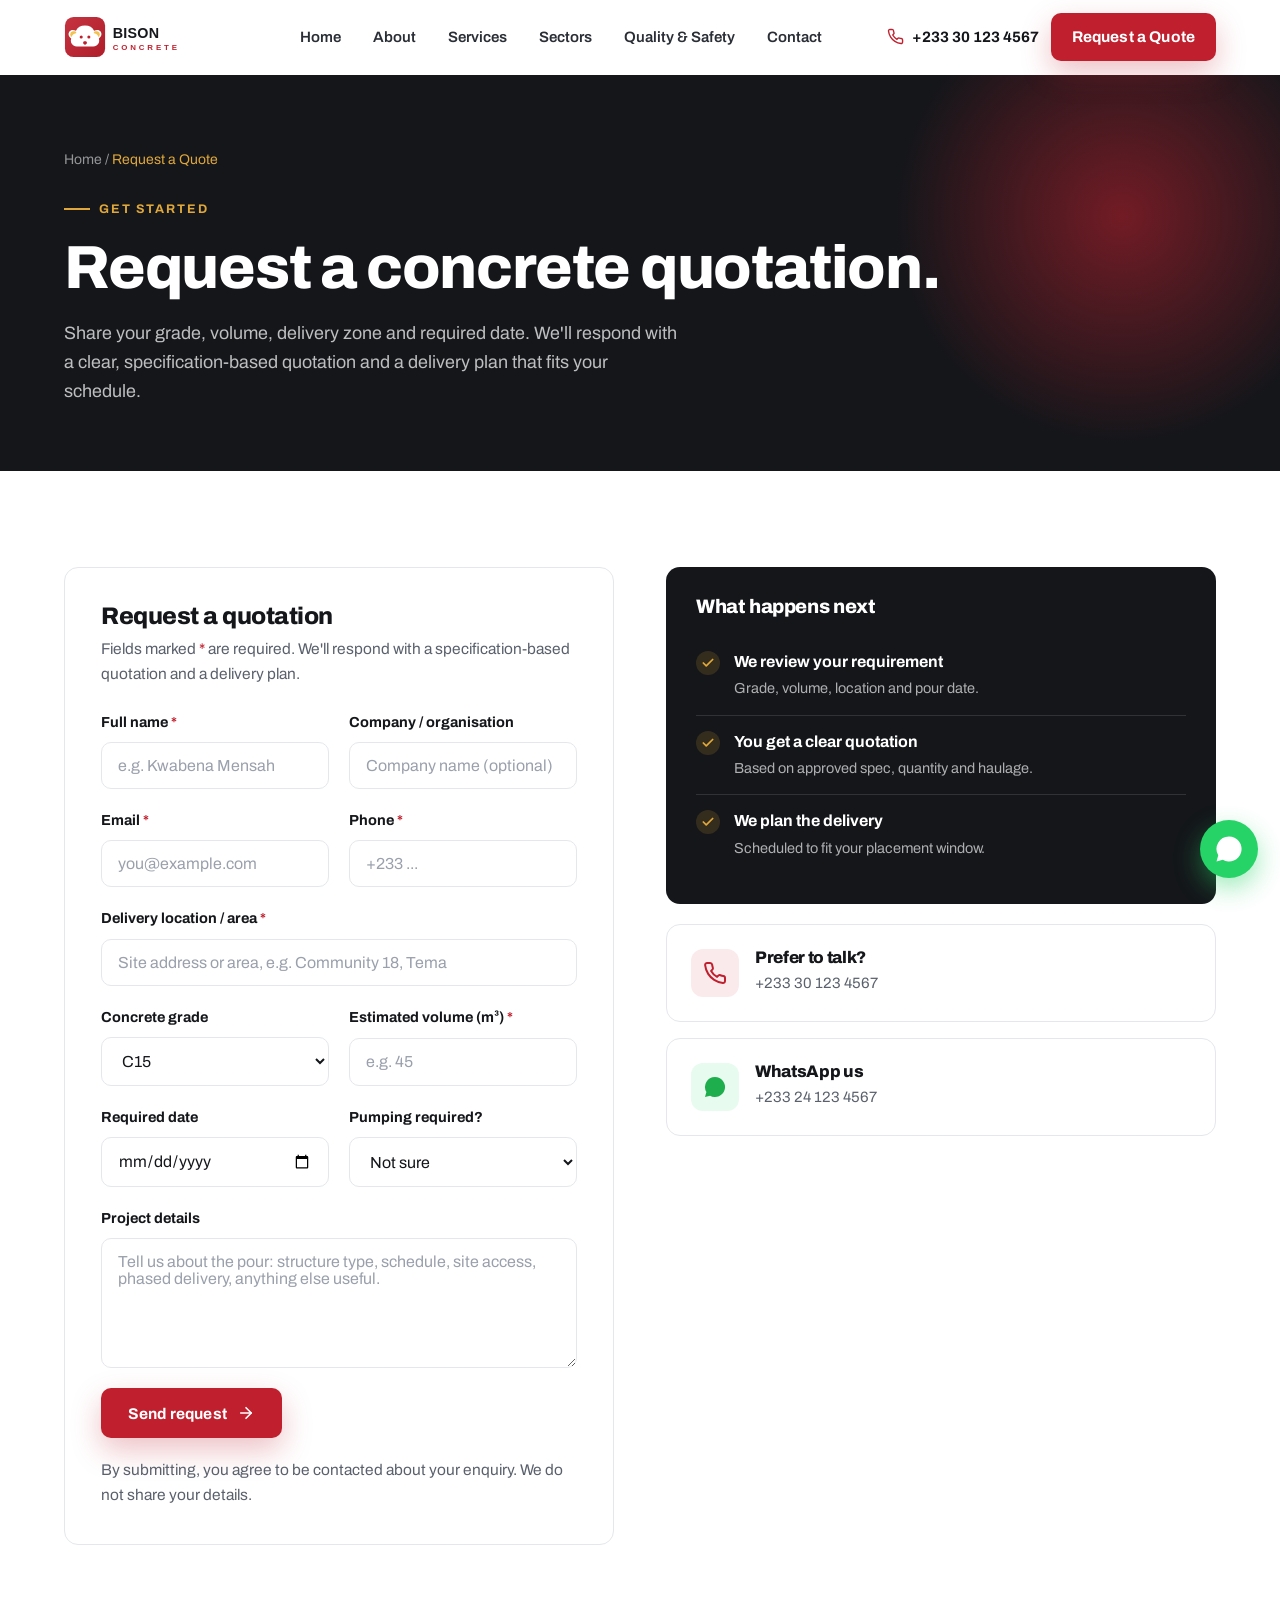
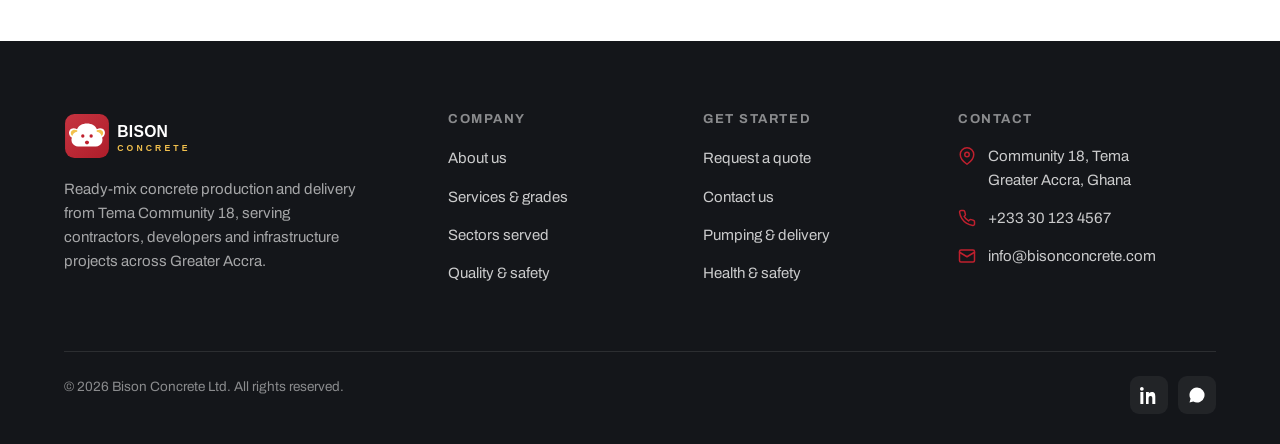
<file: quote.html>
<!doctype html>
<html lang="en">
<head>
<meta charset="utf-8">
<meta name="viewport" content="width=device-width, initial-scale=1">
<title>Request a Quote - Bison Concrete Ltd</title>
<meta name="description" content="Request a ready-mix concrete quotation from Bison Concrete Ltd. Tell us your grade, volume, delivery location and pour date and we'll respond with a specification-based quote.">
<link rel="icon" href="assets/img/favicon.svg" type="image/svg+xml">
<link rel="preconnect" href="https://fonts.googleapis.com">
<link rel="preconnect" href="https://fonts.gstatic.com" crossorigin>
<link href="https://fonts.googleapis.com/css2?family=Archivo:wght@400;500;600;700;800;900&display=swap" rel="stylesheet">
<link rel="stylesheet" href="assets/css/styles.css">
<noscript><style>.reveal{opacity:1 !important;transform:none !important}</style></noscript>
</head>
<body>

<header class="site-header">
  <div class="wrap nav">
    <a href="index.html" aria-label="Bison Concrete home"><img class="nav__logo" src="assets/img/logo.svg" alt="Bison Concrete Ltd"></a>
    <nav class="nav__links" aria-label="Primary">
      <a href="index.html">Home</a>
      <a href="about.html">About</a>
      <a href="services.html">Services</a>
      <a href="sectors.html">Sectors</a>
      <a href="quality.html">Quality &amp; Safety</a>
      <a href="contact.html">Contact</a>
      <a href="quote.html" class="nav__quote-m btn btn--primary">Request a Quote</a>
    </nav>
    <div class="nav__cta">
      <a class="nav__phone" href="tel:+233301234567"><svg viewBox="0 0 24 24" fill="none" stroke="currentColor" stroke-width="2" stroke-linecap="round" stroke-linejoin="round"><path d="M22 16.92v3a2 2 0 0 1-2.18 2 19.79 19.79 0 0 1-8.63-3.07 19.5 19.5 0 0 1-6-6 19.79 19.79 0 0 1-3.07-8.67A2 2 0 0 1 4.11 2h3a2 2 0 0 1 2 1.72c.13.96.36 1.9.7 2.81a2 2 0 0 1-.45 2.11L8.09 9.91a16 16 0 0 0 6 6l1.27-1.27a2 2 0 0 1 2.11-.45c.9.34 1.85.57 2.81.7A2 2 0 0 1 22 16.92z"/></svg>+233 30 123 4567</a>
      <a class="btn btn--primary" href="quote.html">Request a Quote</a>
    </div>
    <button class="nav__toggle" aria-label="Open menu" aria-expanded="false"><svg viewBox="0 0 24 24" fill="none" stroke="currentColor" stroke-width="2" stroke-linecap="round"><line x1="3" y1="6" x2="21" y2="6"/><line x1="3" y1="12" x2="21" y2="12"/><line x1="3" y1="18" x2="21" y2="18"/></svg></button>
  </div>
</header>

<section class="phero">
  <div class="wrap">
    <div class="crumbs"><a href="index.html">Home</a> / <span>Request a Quote</span></div>
    <span class="eyebrow">Get started</span>
    <h1>Request a concrete quotation.</h1>
    <p>Share your grade, volume, delivery zone and required date. We'll respond with a clear, specification-based quotation and a delivery plan that fits your schedule.</p>
  </div>
</section>

<section class="section">
  <div class="wrap">
    <div class="split" style="align-items:start;gap:52px">
      <div class="split__copy reveal" style="grid-column:auto">
        <div class="card" style="padding:36px">
          <h2 class="h3" style="font-size:1.5rem;margin-bottom:8px">Request a quotation</h2>
          <p class="muted" style="margin-bottom:24px">Fields marked <span style="color:var(--red)">*</span> are required. We'll respond with a specification-based quotation and a delivery plan.</p>
          <!-- IMPORTANT: replace the action URL below with your Formspree (or other) endpoint.
               Get one free at https://formspree.io - create a form, then paste its endpoint here.
               Until then, the form shows a success message without actually sending. -->
          <form class="form" data-enquiry action="https://formspree.io/f/REPLACE_WITH_FORM_ID" method="POST">
            <div class="form-status" role="status" aria-live="polite"></div>
            <div class="form-row">
              <div class="field"><label>Full name <span class="req">*</span></label><input type="text" name="name" required placeholder="e.g. Kwabena Mensah"><span class="err">Please enter your name.</span></div>
              <div class="field"><label>Company / organisation</label><input type="text" name="company" placeholder="Company name (optional)"></div>
            </div>
            <div class="form-row">
              <div class="field"><label>Email <span class="req">*</span></label><input type="email" name="email" required placeholder="you@example.com"><span class="err">Please enter a valid email.</span></div>
              <div class="field"><label>Phone <span class="req">*</span></label><input type="tel" name="phone" required placeholder="+233 ..."><span class="err">Please enter a phone number.</span></div>
            </div>
            <div class="field"><label>Delivery location / area <span class="req">*</span></label><input type="text" name="location" required placeholder="Site address or area, e.g. Community 18, Tema"><span class="err">Please tell us where to deliver.</span></div>
            <div class="form-row">
              <div class="field"><label>Concrete grade</label><select name="grade"><option>C15</option><option>C20</option><option>C25</option><option>C30</option><option>C35</option><option>C40</option><option>Not sure / to be confirmed</option></select></div>
              <div class="field"><label>Estimated volume (m&sup3;) <span class="req">*</span></label><input type="text" name="volume" required placeholder="e.g. 45"><span class="err">Please give an approximate volume.</span></div>
            </div>
            <div class="form-row">
              <div class="field"><label>Required date</label><input type="date" name="date"></div>
              <div class="field"><label>Pumping required?</label><select name="pumping"><option>Not sure</option><option>Yes</option><option>No</option></select></div>
            </div>
            <div class="field"><label>Project details</label><textarea name="message" placeholder="Tell us about the pour: structure type, schedule, site access, phased delivery, anything else useful."></textarea></div>
            <button type="submit" class="btn btn--primary" style="justify-self:start">Send request <svg viewBox="0 0 24 24" fill="none" stroke="currentColor" stroke-width="2.2" stroke-linecap="round" stroke-linejoin="round"><line x1="5" y1="12" x2="19" y2="12"/><polyline points="12 5 19 12 12 19"/></svg></button>
            <p class="form-note">By submitting, you agree to be contacted about your enquiry. We do not share your details.</p>
          </form>
        </div>
      </div>
      <aside class="reveal d1" style="grid-column:auto">
        <div class="card" style="padding:30px;background:var(--ink);color:#fff;border:0">
          <h3 style="color:#fff">What happens next</h3>
          <ul class="checklist" style="margin-top:18px">
            <li style="border-color:rgba(255,255,255,.12)"><span class="ck" style="background:rgba(224,168,58,.16);color:var(--gold)"><svg viewBox="0 0 24 24" fill="none" stroke="currentColor" stroke-width="3" stroke-linecap="round" stroke-linejoin="round"><polyline points="20 6 9 17 4 12"/></svg></span><div><b style="color:#fff">We review your requirement</b><span style="color:rgba(255,255,255,.66)">Grade, volume, location and pour date.</span></div></li>
            <li style="border-color:rgba(255,255,255,.12)"><span class="ck" style="background:rgba(224,168,58,.16);color:var(--gold)"><svg viewBox="0 0 24 24" fill="none" stroke="currentColor" stroke-width="3" stroke-linecap="round" stroke-linejoin="round"><polyline points="20 6 9 17 4 12"/></svg></span><div><b style="color:#fff">You get a clear quotation</b><span style="color:rgba(255,255,255,.66)">Based on approved spec, quantity and haulage.</span></div></li>
            <li style="border-color:transparent"><span class="ck" style="background:rgba(224,168,58,.16);color:var(--gold)"><svg viewBox="0 0 24 24" fill="none" stroke="currentColor" stroke-width="3" stroke-linecap="round" stroke-linejoin="round"><polyline points="20 6 9 17 4 12"/></svg></span><div><b style="color:#fff">We plan the delivery</b><span style="color:rgba(255,255,255,.66)">Scheduled to fit your placement window.</span></div></li>
          </ul>
        </div>
        <div class="contact-card mt-m" style="margin-top:20px">
          <div class="ic"><svg viewBox="0 0 24 24" fill="none" stroke="currentColor" stroke-width="2" stroke-linecap="round" stroke-linejoin="round"><path d="M22 16.92v3a2 2 0 0 1-2.18 2 19.79 19.79 0 0 1-8.63-3.07 19.5 19.5 0 0 1-6-6 19.79 19.79 0 0 1-3.07-8.67A2 2 0 0 1 4.11 2h3a2 2 0 0 1 2 1.72c.13.96.36 1.9.7 2.81a2 2 0 0 1-.45 2.11L8.09 9.91a16 16 0 0 0 6 6l1.27-1.27a2 2 0 0 1 2.11-.45c.9.34 1.85.57 2.81.7A2 2 0 0 1 22 16.92z"/></svg></div>
          <div><h3>Prefer to talk?</h3><p><a href="tel:+233301234567">+233 30 123 4567</a></p></div>
        </div>
        <a class="contact-card" style="margin-top:16px" href="https://wa.me/233241234567" target="_blank" rel="noopener">
          <div class="ic" style="background:#E7FBEE;color:#1Fae4d"><svg viewBox="0 0 24 24" fill="currentColor"><path d="M17.5 14.4c-.3-.15-1.77-.87-2.04-.97s-.47-.15-.67.15-.77.97-.94 1.17-.35.22-.65.07a8.2 8.2 0 0 1-2.4-1.48 9 9 0 0 1-1.66-2.06c-.17-.3 0-.46.13-.6.13-.14.3-.35.44-.52.15-.17.2-.3.3-.5.1-.2.05-.37-.02-.52s-.67-1.6-.92-2.2c-.24-.58-.49-.5-.67-.51h-.57a1.1 1.1 0 0 0-.8.37 3.35 3.35 0 0 0-1.04 2.48c0 1.46 1.06 2.87 1.21 3.07.15.2 2.1 3.2 5.08 4.49.71.3 1.26.49 1.69.63.71.22 1.36.19 1.87.12.57-.09 1.77-.72 2.02-1.42.25-.7.25-1.3.17-1.42-.07-.13-.27-.2-.57-.35zM12 2a10 10 0 0 0-8.6 15.06L2 22l5.06-1.33A10 10 0 1 0 12 2z"/></svg></div>
          <div><h3>WhatsApp us</h3><p>+233 24 123 4567</p></div>
        </a>
      </aside>
    </div>
  </div>
</section>
<footer class="footer">
  <div class="wrap">
    <div class="footer__grid">
      <div>
        <img class="footer__logo" src="assets/img/logo-light.svg" alt="Bison Concrete Ltd">
        <p class="footer__about">Ready-mix concrete production and delivery from Tema Community 18, serving contractors, developers and infrastructure projects across Greater Accra.</p>
      </div>
      <div>
        <h4>Company</h4>
        <ul class="footer__links">
          <li><a href="about.html">About us</a></li>
          <li><a href="services.html">Services &amp; grades</a></li>
          <li><a href="sectors.html">Sectors served</a></li>
          <li><a href="quality.html">Quality &amp; safety</a></li>
        </ul>
      </div>
      <div>
        <h4>Get started</h4>
        <ul class="footer__links">
          <li><a href="quote.html">Request a quote</a></li>
          <li><a href="contact.html">Contact us</a></li>
          <li><a href="services.html#pumping">Pumping &amp; delivery</a></li>
          <li><a href="quality.html#hse">Health &amp; safety</a></li>
        </ul>
      </div>
      <div>
        <h4>Contact</h4>
        <ul class="footer__contact">
          <li><svg viewBox="0 0 24 24" fill="none" stroke="currentColor" stroke-width="2" stroke-linecap="round" stroke-linejoin="round"><path d="M21 10c0 7-9 13-9 13s-9-6-9-13a9 9 0 0 1 18 0z"/><circle cx="12" cy="10" r="3"/></svg><span>Community 18, Tema<br>Greater Accra, Ghana</span></li>
          <li><svg viewBox="0 0 24 24" fill="none" stroke="currentColor" stroke-width="2" stroke-linecap="round" stroke-linejoin="round"><path d="M22 16.92v3a2 2 0 0 1-2.18 2 19.79 19.79 0 0 1-8.63-3.07 19.5 19.5 0 0 1-6-6 19.79 19.79 0 0 1-3.07-8.67A2 2 0 0 1 4.11 2h3a2 2 0 0 1 2 1.72c.13.96.36 1.9.7 2.81a2 2 0 0 1-.45 2.11L8.09 9.91a16 16 0 0 0 6 6l1.27-1.27a2 2 0 0 1 2.11-.45c.9.34 1.85.57 2.81.7A2 2 0 0 1 22 16.92z"/></svg><a href="tel:+233301234567">+233 30 123 4567</a></li>
          <li><svg viewBox="0 0 24 24" fill="none" stroke="currentColor" stroke-width="2" stroke-linecap="round" stroke-linejoin="round"><rect x="2" y="4" width="20" height="16" rx="2"/><path d="m22 7-10 6L2 7"/></svg><a href="mailto:info@bisonconcrete.com">info@bisonconcrete.com</a></li>
        </ul>
      </div>
    </div>
    <div class="footer__bottom">
      <span>&copy; <span id="year">2026</span> Bison Concrete Ltd. All rights reserved.</span>
      <div class="footer__social">
        <a href="#" aria-label="LinkedIn"><svg viewBox="0 0 24 24" fill="currentColor"><path d="M4.98 3.5A2.5 2.5 0 1 1 0 3.5a2.5 2.5 0 0 1 4.98 0zM.5 8h4V24h-4zM8 8h3.8v2.2h.05c.53-1 1.83-2.2 3.77-2.2 4.03 0 4.78 2.65 4.78 6.1V24h-4v-6.9c0-1.65-.03-3.77-2.3-3.77-2.3 0-2.65 1.8-2.65 3.65V24H8z"/></svg></a>
        <a href="https://wa.me/233241234567" aria-label="WhatsApp"><svg viewBox="0 0 24 24" fill="currentColor"><path d="M17.5 14.4c-.3-.15-1.77-.87-2.04-.97s-.47-.15-.67.15-.77.97-.94 1.17-.35.22-.65.07a8.2 8.2 0 0 1-2.4-1.48 9 9 0 0 1-1.66-2.06c-.17-.3 0-.46.13-.6.13-.14.3-.35.44-.52.15-.17.2-.3.3-.5.1-.2.05-.37-.02-.52s-.67-1.6-.92-2.2c-.24-.58-.49-.5-.67-.51h-.57a1.1 1.1 0 0 0-.8.37 3.35 3.35 0 0 0-1.04 2.48c0 1.46 1.06 2.87 1.21 3.07.15.2 2.1 3.2 5.08 4.49.71.3 1.26.49 1.69.63.71.22 1.36.19 1.87.12.57-.09 1.77-.72 2.02-1.42.25-.7.25-1.3.17-1.42-.07-.13-.27-.2-.57-.35zM12 2a10 10 0 0 0-8.6 15.06L2 22l5.06-1.33A10 10 0 1 0 12 2z"/></svg></a>
      </div>
    </div>
  </div>
</footer>

<a class="wa-float" href="https://wa.me/233241234567" target="_blank" rel="noopener" aria-label="Chat with us on WhatsApp"><svg viewBox="0 0 24 24" fill="currentColor"><path d="M17.5 14.4c-.3-.15-1.77-.87-2.04-.97s-.47-.15-.67.15-.77.97-.94 1.17-.35.22-.65.07a8.2 8.2 0 0 1-2.4-1.48 9 9 0 0 1-1.66-2.06c-.17-.3 0-.46.13-.6.13-.14.3-.35.44-.52.15-.17.2-.3.3-.5.1-.2.05-.37-.02-.52s-.67-1.6-.92-2.2c-.24-.58-.49-.5-.67-.51h-.57a1.1 1.1 0 0 0-.8.37 3.35 3.35 0 0 0-1.04 2.48c0 1.46 1.06 2.87 1.21 3.07.15.2 2.1 3.2 5.08 4.49.71.3 1.26.49 1.69.63.71.22 1.36.19 1.87.12.57-.09 1.77-.72 2.02-1.42.25-.7.25-1.3.17-1.42-.07-.13-.27-.2-.57-.35zM12 2a10 10 0 0 0-8.6 15.06L2 22l5.06-1.33A10 10 0 1 0 12 2z"/></svg></a>

<script src="assets/js/main.js"></script>
</body>
</html>
</file>
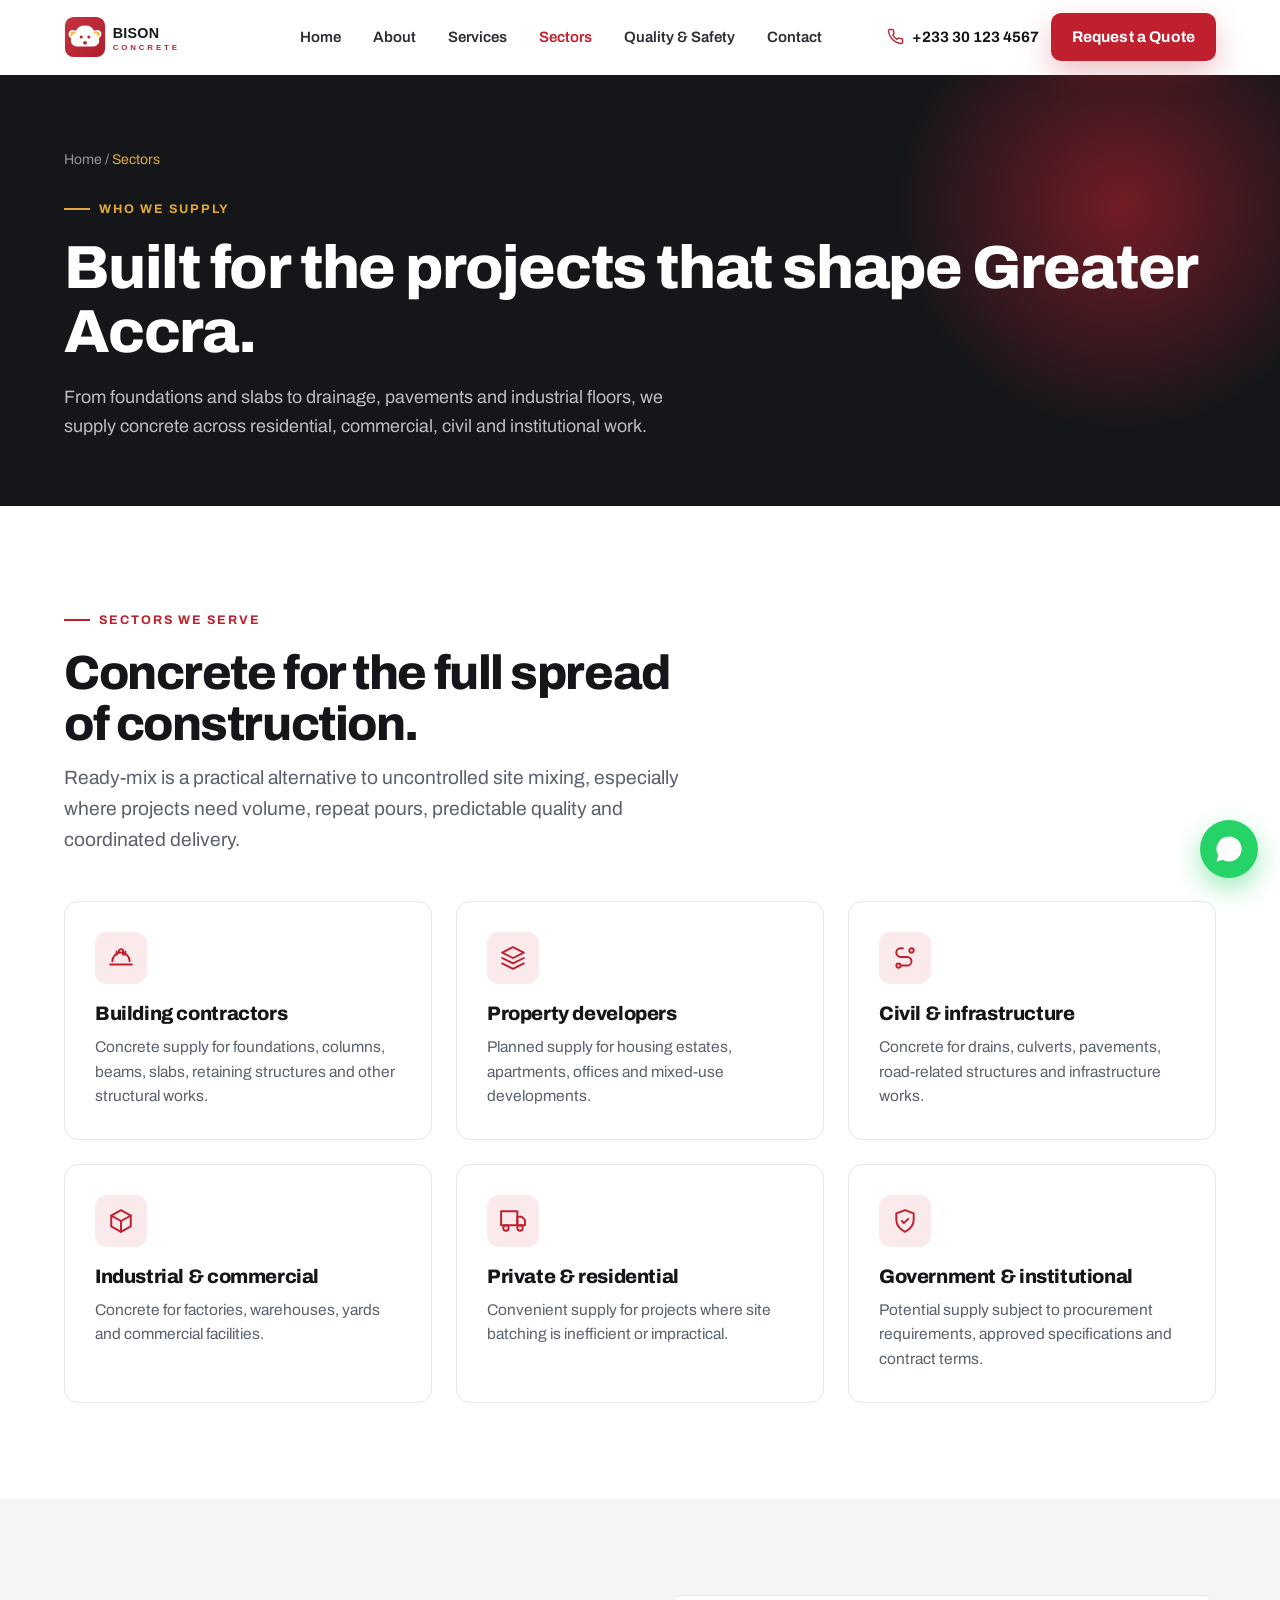
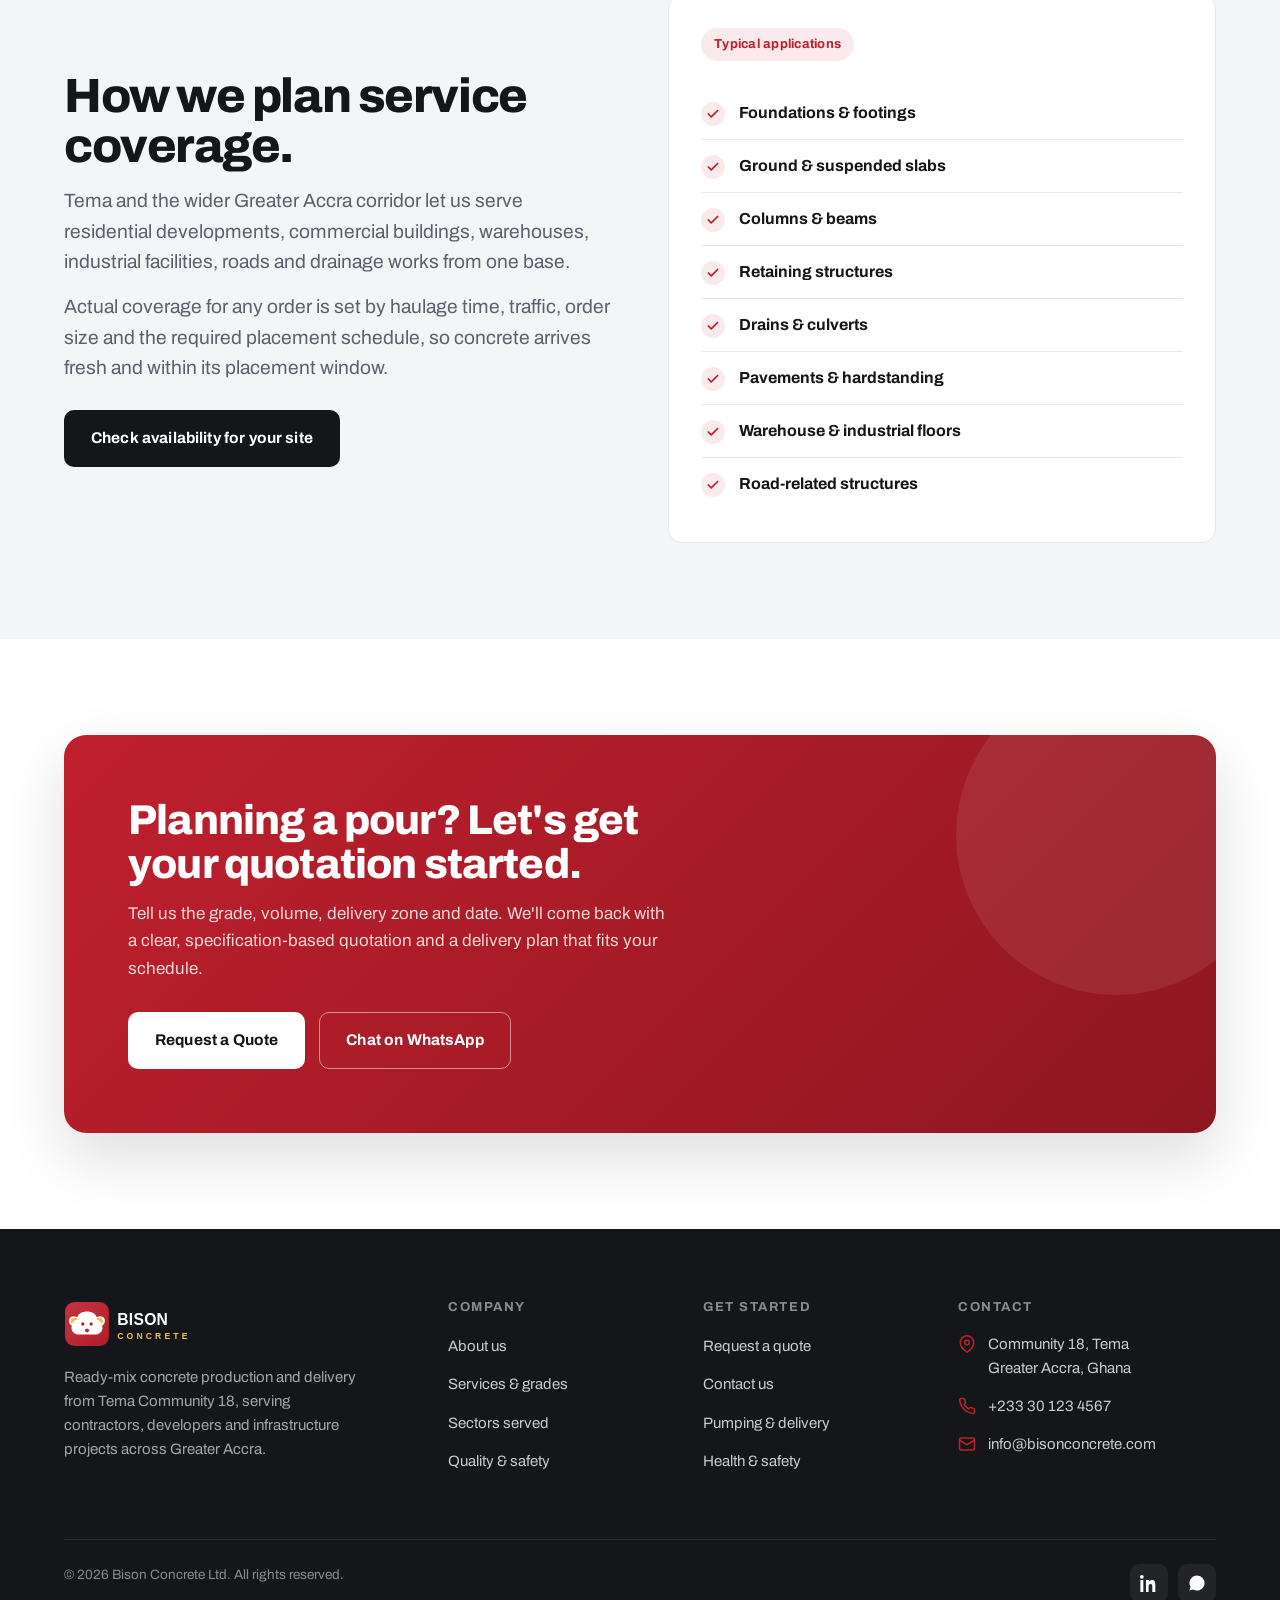
<file: sectors.html>
<!doctype html>
<html lang="en">
<head>
<meta charset="utf-8">
<meta name="viewport" content="width=device-width, initial-scale=1">
<title>Sectors We Serve - Bison Concrete Ltd</title>
<meta name="description" content="Ready-mix concrete for building contractors, property developers, civil and infrastructure, industrial, commercial, residential and institutional projects across Greater Accra.">
<link rel="icon" href="assets/img/favicon.svg" type="image/svg+xml">
<link rel="preconnect" href="https://fonts.googleapis.com">
<link rel="preconnect" href="https://fonts.gstatic.com" crossorigin>
<link href="https://fonts.googleapis.com/css2?family=Archivo:wght@400;500;600;700;800;900&display=swap" rel="stylesheet">
<link rel="stylesheet" href="assets/css/styles.css">
<noscript><style>.reveal{opacity:1 !important;transform:none !important}</style></noscript>
</head>
<body>

<header class="site-header">
  <div class="wrap nav">
    <a href="index.html" aria-label="Bison Concrete home"><img class="nav__logo" src="assets/img/logo.svg" alt="Bison Concrete Ltd"></a>
    <nav class="nav__links" aria-label="Primary">
      <a href="index.html">Home</a>
      <a href="about.html">About</a>
      <a href="services.html">Services</a>
      <a href="sectors.html" class="active">Sectors</a>
      <a href="quality.html">Quality &amp; Safety</a>
      <a href="contact.html">Contact</a>
      <a href="quote.html" class="nav__quote-m btn btn--primary">Request a Quote</a>
    </nav>
    <div class="nav__cta">
      <a class="nav__phone" href="tel:+233301234567"><svg viewBox="0 0 24 24" fill="none" stroke="currentColor" stroke-width="2" stroke-linecap="round" stroke-linejoin="round"><path d="M22 16.92v3a2 2 0 0 1-2.18 2 19.79 19.79 0 0 1-8.63-3.07 19.5 19.5 0 0 1-6-6 19.79 19.79 0 0 1-3.07-8.67A2 2 0 0 1 4.11 2h3a2 2 0 0 1 2 1.72c.13.96.36 1.9.7 2.81a2 2 0 0 1-.45 2.11L8.09 9.91a16 16 0 0 0 6 6l1.27-1.27a2 2 0 0 1 2.11-.45c.9.34 1.85.57 2.81.7A2 2 0 0 1 22 16.92z"/></svg>+233 30 123 4567</a>
      <a class="btn btn--primary" href="quote.html">Request a Quote</a>
    </div>
    <button class="nav__toggle" aria-label="Open menu" aria-expanded="false"><svg viewBox="0 0 24 24" fill="none" stroke="currentColor" stroke-width="2" stroke-linecap="round"><line x1="3" y1="6" x2="21" y2="6"/><line x1="3" y1="12" x2="21" y2="12"/><line x1="3" y1="18" x2="21" y2="18"/></svg></button>
  </div>
</header>

<section class="phero">
  <div class="wrap">
    <div class="crumbs"><a href="index.html">Home</a> / <span>Sectors</span></div>
    <span class="eyebrow">Who we supply</span>
    <h1>Built for the projects that shape Greater Accra.</h1>
    <p>From foundations and slabs to drainage, pavements and industrial floors, we supply concrete across residential, commercial, civil and institutional work.</p>
  </div>
</section>

<section class="section">
  <div class="wrap">
    <div class="sec-head reveal">
      <span class="eyebrow">Sectors we serve</span>
      <h2 class="h2">Concrete for the full spread of construction.</h2>
      <p class="lead mt-s">Ready-mix is a practical alternative to uncontrolled site mixing, especially where projects need volume, repeat pours, predictable quality and coordinated delivery.</p>
    </div>
    <div class="grid grid-3">
      <article class="card reveal">
        <div class="card__icon"><svg viewBox="0 0 24 24" fill="none" stroke="currentColor" stroke-width="1.8" stroke-linecap="round" stroke-linejoin="round"><path d="M4 15a8 8 0 0 1 16 0"/><line x1="2" y1="18" x2="22" y2="18"/><path d="M10 6a2 2 0 0 1 4 0v3M8 9V6M16 9V6"/></svg></div>
        <h3>Building contractors</h3>
        <p>Concrete supply for foundations, columns, beams, slabs, retaining structures and other structural works.</p>
      </article>
      <article class="card reveal d1">
        <div class="card__icon"><svg viewBox="0 0 24 24" fill="none" stroke="currentColor" stroke-width="1.8" stroke-linecap="round" stroke-linejoin="round"><polygon points="12 2 2 7 12 12 22 7 12 2"/><polyline points="2 12 12 17 22 12"/><polyline points="2 17 12 22 22 17"/></svg></div>
        <h3>Property developers</h3>
        <p>Planned supply for housing estates, apartments, offices and mixed-use developments.</p>
      </article>
      <article class="card reveal d2">
        <div class="card__icon"><svg viewBox="0 0 24 24" fill="none" stroke="currentColor" stroke-width="1.8" stroke-linecap="round" stroke-linejoin="round"><circle cx="6" cy="19" r="2"/><circle cx="18" cy="5" r="2"/><path d="M8 19h6a4 4 0 0 0 0-8H8a4 4 0 0 1 0-8h2"/></svg></div>
        <h3>Civil &amp; infrastructure</h3>
        <p>Concrete for drains, culverts, pavements, road-related structures and infrastructure works.</p>
      </article>
      <article class="card reveal">
        <div class="card__icon"><svg viewBox="0 0 24 24" fill="none" stroke="currentColor" stroke-width="1.8" stroke-linecap="round" stroke-linejoin="round"><path d="M12 2 3 7v10l9 5 9-5V7z"/><path d="M3 7l9 5 9-5M12 22V12"/></svg></div>
        <h3>Industrial &amp; commercial</h3>
        <p>Concrete for factories, warehouses, yards and commercial facilities.</p>
      </article>
      <article class="card reveal d1">
        <div class="card__icon"><svg viewBox="0 0 24 24" fill="none" stroke="currentColor" stroke-width="1.8" stroke-linecap="round" stroke-linejoin="round"><rect x="1" y="3" width="15" height="13"/><path d="M16 8h4l3 3v5h-7z"/><circle cx="5.5" cy="18.5" r="2.5"/><circle cx="18.5" cy="18.5" r="2.5"/></svg></div>
        <h3>Private &amp; residential</h3>
        <p>Convenient supply for projects where site batching is inefficient or impractical.</p>
      </article>
      <article class="card reveal d2">
        <div class="card__icon"><svg viewBox="0 0 24 24" fill="none" stroke="currentColor" stroke-width="1.8" stroke-linecap="round" stroke-linejoin="round"><path d="M12 2 4 5v6c0 5 3.5 8.5 8 11 4.5-2.5 8-6 8-11V5z"/><polyline points="9 12 11 14 15 10"/></svg></div>
        <h3>Government &amp; institutional</h3>
        <p>Potential supply subject to procurement requirements, approved specifications and contract terms.</p>
      </article>
    </div>
  </div>
</section>

<section class="section section--mist">
  <div class="wrap split">
    <div class="split__copy reveal">
      <h2 class="h2">How we plan service coverage.</h2>
      <p class="lead mt-s">Tema and the wider Greater Accra corridor let us serve residential developments, commercial buildings, warehouses, industrial facilities, roads and drainage works from one base.</p>
      <p class="lead mt-s">Actual coverage for any order is set by haulage time, traffic, order size and the required placement schedule, so concrete arrives fresh and within its placement window.</p>
      <div class="btn-row mt-m"><a class="btn btn--dark" href="quote.html">Check availability for your site</a></div>
    </div>
    <div class="split__media reveal d1">
      <div class="card" style="padding:32px">
        <span class="pill">Typical applications</span>
        <ul class="checklist mt-m">
        <li><span class="ck"><svg viewBox="0 0 24 24" fill="none" stroke="currentColor" stroke-width="3" stroke-linecap="round" stroke-linejoin="round"><polyline points="20 6 9 17 4 12"/></svg></span><div><b>Foundations &amp; footings</b></div></li>
        <li><span class="ck"><svg viewBox="0 0 24 24" fill="none" stroke="currentColor" stroke-width="3" stroke-linecap="round" stroke-linejoin="round"><polyline points="20 6 9 17 4 12"/></svg></span><div><b>Ground &amp; suspended slabs</b></div></li>
        <li><span class="ck"><svg viewBox="0 0 24 24" fill="none" stroke="currentColor" stroke-width="3" stroke-linecap="round" stroke-linejoin="round"><polyline points="20 6 9 17 4 12"/></svg></span><div><b>Columns &amp; beams</b></div></li>
        <li><span class="ck"><svg viewBox="0 0 24 24" fill="none" stroke="currentColor" stroke-width="3" stroke-linecap="round" stroke-linejoin="round"><polyline points="20 6 9 17 4 12"/></svg></span><div><b>Retaining structures</b></div></li>
        <li><span class="ck"><svg viewBox="0 0 24 24" fill="none" stroke="currentColor" stroke-width="3" stroke-linecap="round" stroke-linejoin="round"><polyline points="20 6 9 17 4 12"/></svg></span><div><b>Drains &amp; culverts</b></div></li>
        <li><span class="ck"><svg viewBox="0 0 24 24" fill="none" stroke="currentColor" stroke-width="3" stroke-linecap="round" stroke-linejoin="round"><polyline points="20 6 9 17 4 12"/></svg></span><div><b>Pavements &amp; hardstanding</b></div></li>
        <li><span class="ck"><svg viewBox="0 0 24 24" fill="none" stroke="currentColor" stroke-width="3" stroke-linecap="round" stroke-linejoin="round"><polyline points="20 6 9 17 4 12"/></svg></span><div><b>Warehouse &amp; industrial floors</b></div></li>
        <li><span class="ck"><svg viewBox="0 0 24 24" fill="none" stroke="currentColor" stroke-width="3" stroke-linecap="round" stroke-linejoin="round"><polyline points="20 6 9 17 4 12"/></svg></span><div><b>Road-related structures</b></div></li>
        </ul>
      </div>
    </div>
  </div>
</section>

<section class="section">
  <div class="wrap">
    <div class="ctaband reveal">
      <h2>Planning a pour? Let's get your quotation started.</h2>
      <p>Tell us the grade, volume, delivery zone and date. We'll come back with a clear, specification-based quotation and a delivery plan that fits your schedule.</p>
      <div class="btn-row">
        <a class="btn btn--ondark" href="quote.html">Request a Quote</a>
        <a class="btn btn--ghost-onred" href="https://wa.me/233241234567" target="_blank" rel="noopener">Chat on WhatsApp</a>
      </div>
    </div>
  </div>
</section>
<footer class="footer">
  <div class="wrap">
    <div class="footer__grid">
      <div>
        <img class="footer__logo" src="assets/img/logo-light.svg" alt="Bison Concrete Ltd">
        <p class="footer__about">Ready-mix concrete production and delivery from Tema Community 18, serving contractors, developers and infrastructure projects across Greater Accra.</p>
      </div>
      <div>
        <h4>Company</h4>
        <ul class="footer__links">
          <li><a href="about.html">About us</a></li>
          <li><a href="services.html">Services &amp; grades</a></li>
          <li><a href="sectors.html">Sectors served</a></li>
          <li><a href="quality.html">Quality &amp; safety</a></li>
        </ul>
      </div>
      <div>
        <h4>Get started</h4>
        <ul class="footer__links">
          <li><a href="quote.html">Request a quote</a></li>
          <li><a href="contact.html">Contact us</a></li>
          <li><a href="services.html#pumping">Pumping &amp; delivery</a></li>
          <li><a href="quality.html#hse">Health &amp; safety</a></li>
        </ul>
      </div>
      <div>
        <h4>Contact</h4>
        <ul class="footer__contact">
          <li><svg viewBox="0 0 24 24" fill="none" stroke="currentColor" stroke-width="2" stroke-linecap="round" stroke-linejoin="round"><path d="M21 10c0 7-9 13-9 13s-9-6-9-13a9 9 0 0 1 18 0z"/><circle cx="12" cy="10" r="3"/></svg><span>Community 18, Tema<br>Greater Accra, Ghana</span></li>
          <li><svg viewBox="0 0 24 24" fill="none" stroke="currentColor" stroke-width="2" stroke-linecap="round" stroke-linejoin="round"><path d="M22 16.92v3a2 2 0 0 1-2.18 2 19.79 19.79 0 0 1-8.63-3.07 19.5 19.5 0 0 1-6-6 19.79 19.79 0 0 1-3.07-8.67A2 2 0 0 1 4.11 2h3a2 2 0 0 1 2 1.72c.13.96.36 1.9.7 2.81a2 2 0 0 1-.45 2.11L8.09 9.91a16 16 0 0 0 6 6l1.27-1.27a2 2 0 0 1 2.11-.45c.9.34 1.85.57 2.81.7A2 2 0 0 1 22 16.92z"/></svg><a href="tel:+233301234567">+233 30 123 4567</a></li>
          <li><svg viewBox="0 0 24 24" fill="none" stroke="currentColor" stroke-width="2" stroke-linecap="round" stroke-linejoin="round"><rect x="2" y="4" width="20" height="16" rx="2"/><path d="m22 7-10 6L2 7"/></svg><a href="mailto:info@bisonconcrete.com">info@bisonconcrete.com</a></li>
        </ul>
      </div>
    </div>
    <div class="footer__bottom">
      <span>&copy; <span id="year">2026</span> Bison Concrete Ltd. All rights reserved.</span>
      <div class="footer__social">
        <a href="#" aria-label="LinkedIn"><svg viewBox="0 0 24 24" fill="currentColor"><path d="M4.98 3.5A2.5 2.5 0 1 1 0 3.5a2.5 2.5 0 0 1 4.98 0zM.5 8h4V24h-4zM8 8h3.8v2.2h.05c.53-1 1.83-2.2 3.77-2.2 4.03 0 4.78 2.65 4.78 6.1V24h-4v-6.9c0-1.65-.03-3.77-2.3-3.77-2.3 0-2.65 1.8-2.65 3.65V24H8z"/></svg></a>
        <a href="https://wa.me/233241234567" aria-label="WhatsApp"><svg viewBox="0 0 24 24" fill="currentColor"><path d="M17.5 14.4c-.3-.15-1.77-.87-2.04-.97s-.47-.15-.67.15-.77.97-.94 1.17-.35.22-.65.07a8.2 8.2 0 0 1-2.4-1.48 9 9 0 0 1-1.66-2.06c-.17-.3 0-.46.13-.6.13-.14.3-.35.44-.52.15-.17.2-.3.3-.5.1-.2.05-.37-.02-.52s-.67-1.6-.92-2.2c-.24-.58-.49-.5-.67-.51h-.57a1.1 1.1 0 0 0-.8.37 3.35 3.35 0 0 0-1.04 2.48c0 1.46 1.06 2.87 1.21 3.07.15.2 2.1 3.2 5.08 4.49.71.3 1.26.49 1.69.63.71.22 1.36.19 1.87.12.57-.09 1.77-.72 2.02-1.42.25-.7.25-1.3.17-1.42-.07-.13-.27-.2-.57-.35zM12 2a10 10 0 0 0-8.6 15.06L2 22l5.06-1.33A10 10 0 1 0 12 2z"/></svg></a>
      </div>
    </div>
  </div>
</footer>

<a class="wa-float" href="https://wa.me/233241234567" target="_blank" rel="noopener" aria-label="Chat with us on WhatsApp"><svg viewBox="0 0 24 24" fill="currentColor"><path d="M17.5 14.4c-.3-.15-1.77-.87-2.04-.97s-.47-.15-.67.15-.77.97-.94 1.17-.35.22-.65.07a8.2 8.2 0 0 1-2.4-1.48 9 9 0 0 1-1.66-2.06c-.17-.3 0-.46.13-.6.13-.14.3-.35.44-.52.15-.17.2-.3.3-.5.1-.2.05-.37-.02-.52s-.67-1.6-.92-2.2c-.24-.58-.49-.5-.67-.51h-.57a1.1 1.1 0 0 0-.8.37 3.35 3.35 0 0 0-1.04 2.48c0 1.46 1.06 2.87 1.21 3.07.15.2 2.1 3.2 5.08 4.49.71.3 1.26.49 1.69.63.71.22 1.36.19 1.87.12.57-.09 1.77-.72 2.02-1.42.25-.7.25-1.3.17-1.42-.07-.13-.27-.2-.57-.35zM12 2a10 10 0 0 0-8.6 15.06L2 22l5.06-1.33A10 10 0 1 0 12 2z"/></svg></a>

<script src="assets/js/main.js"></script>
</body>
</html>
</file>
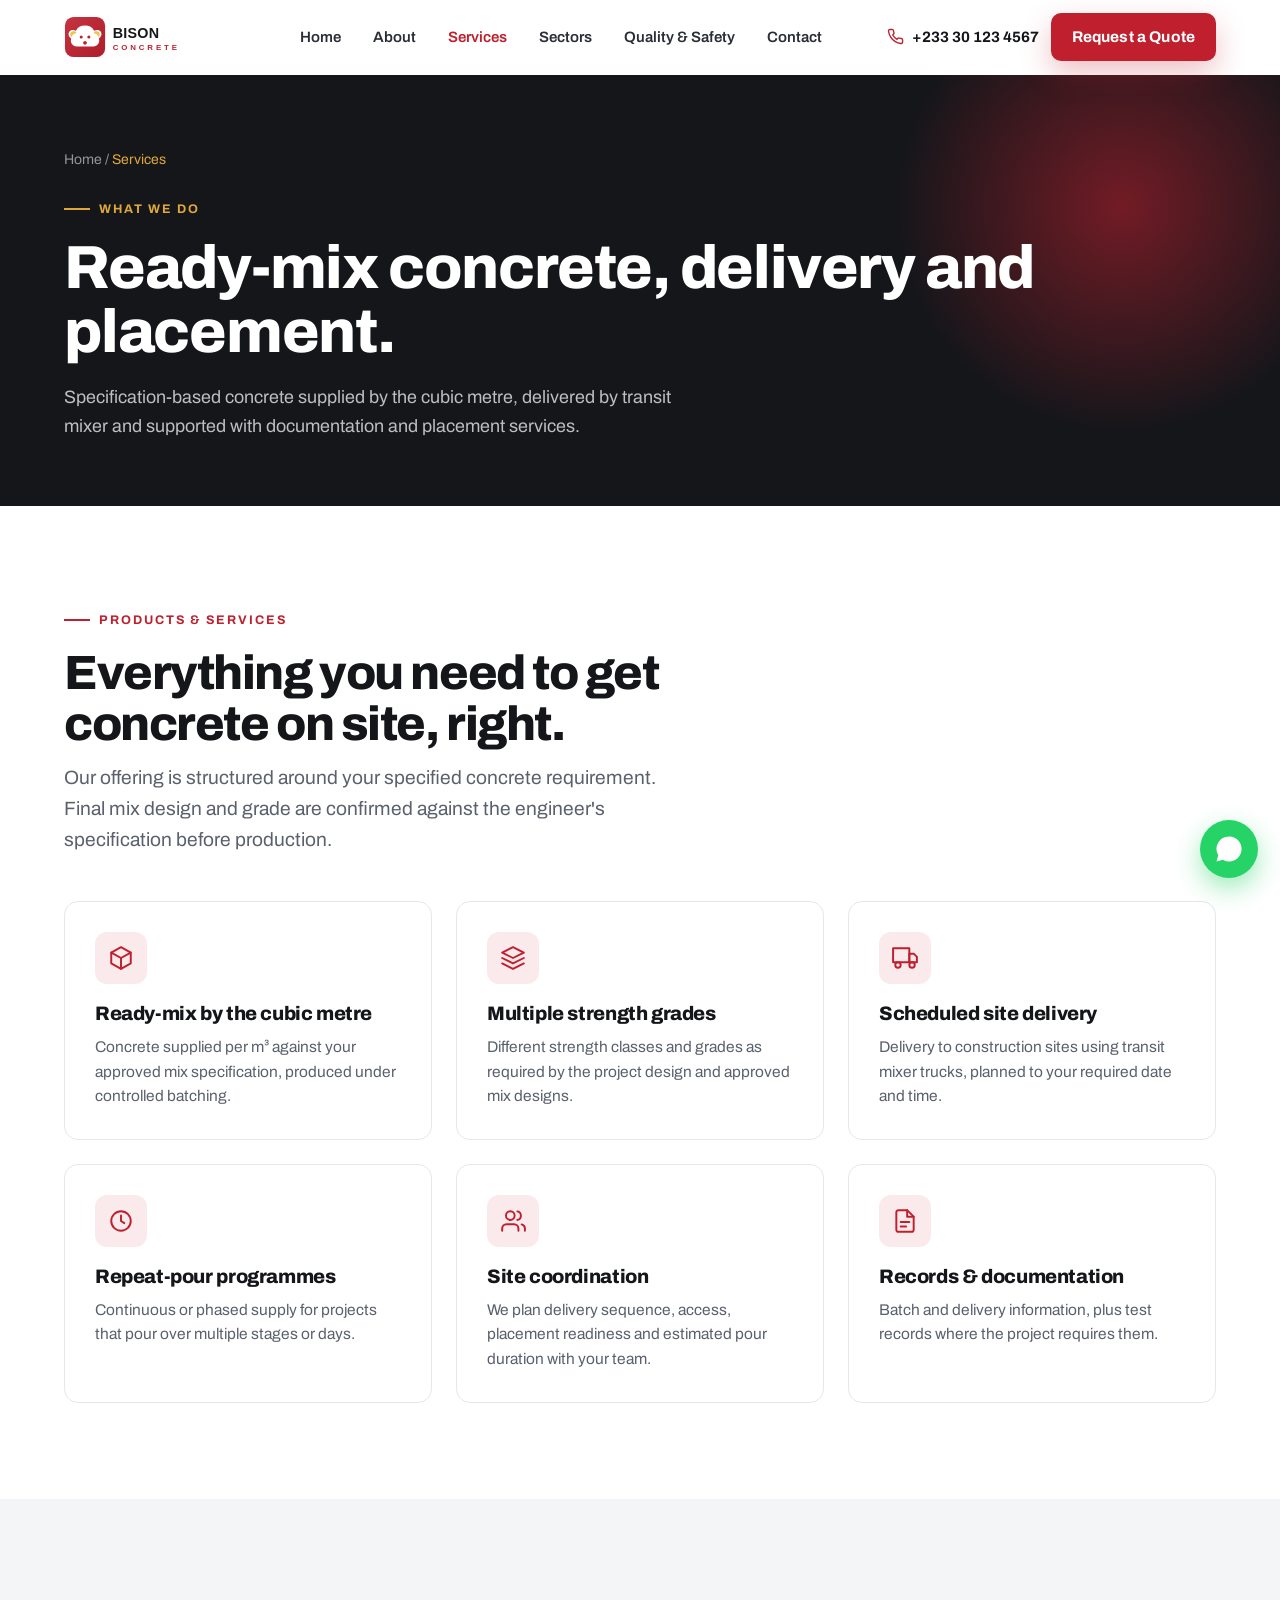
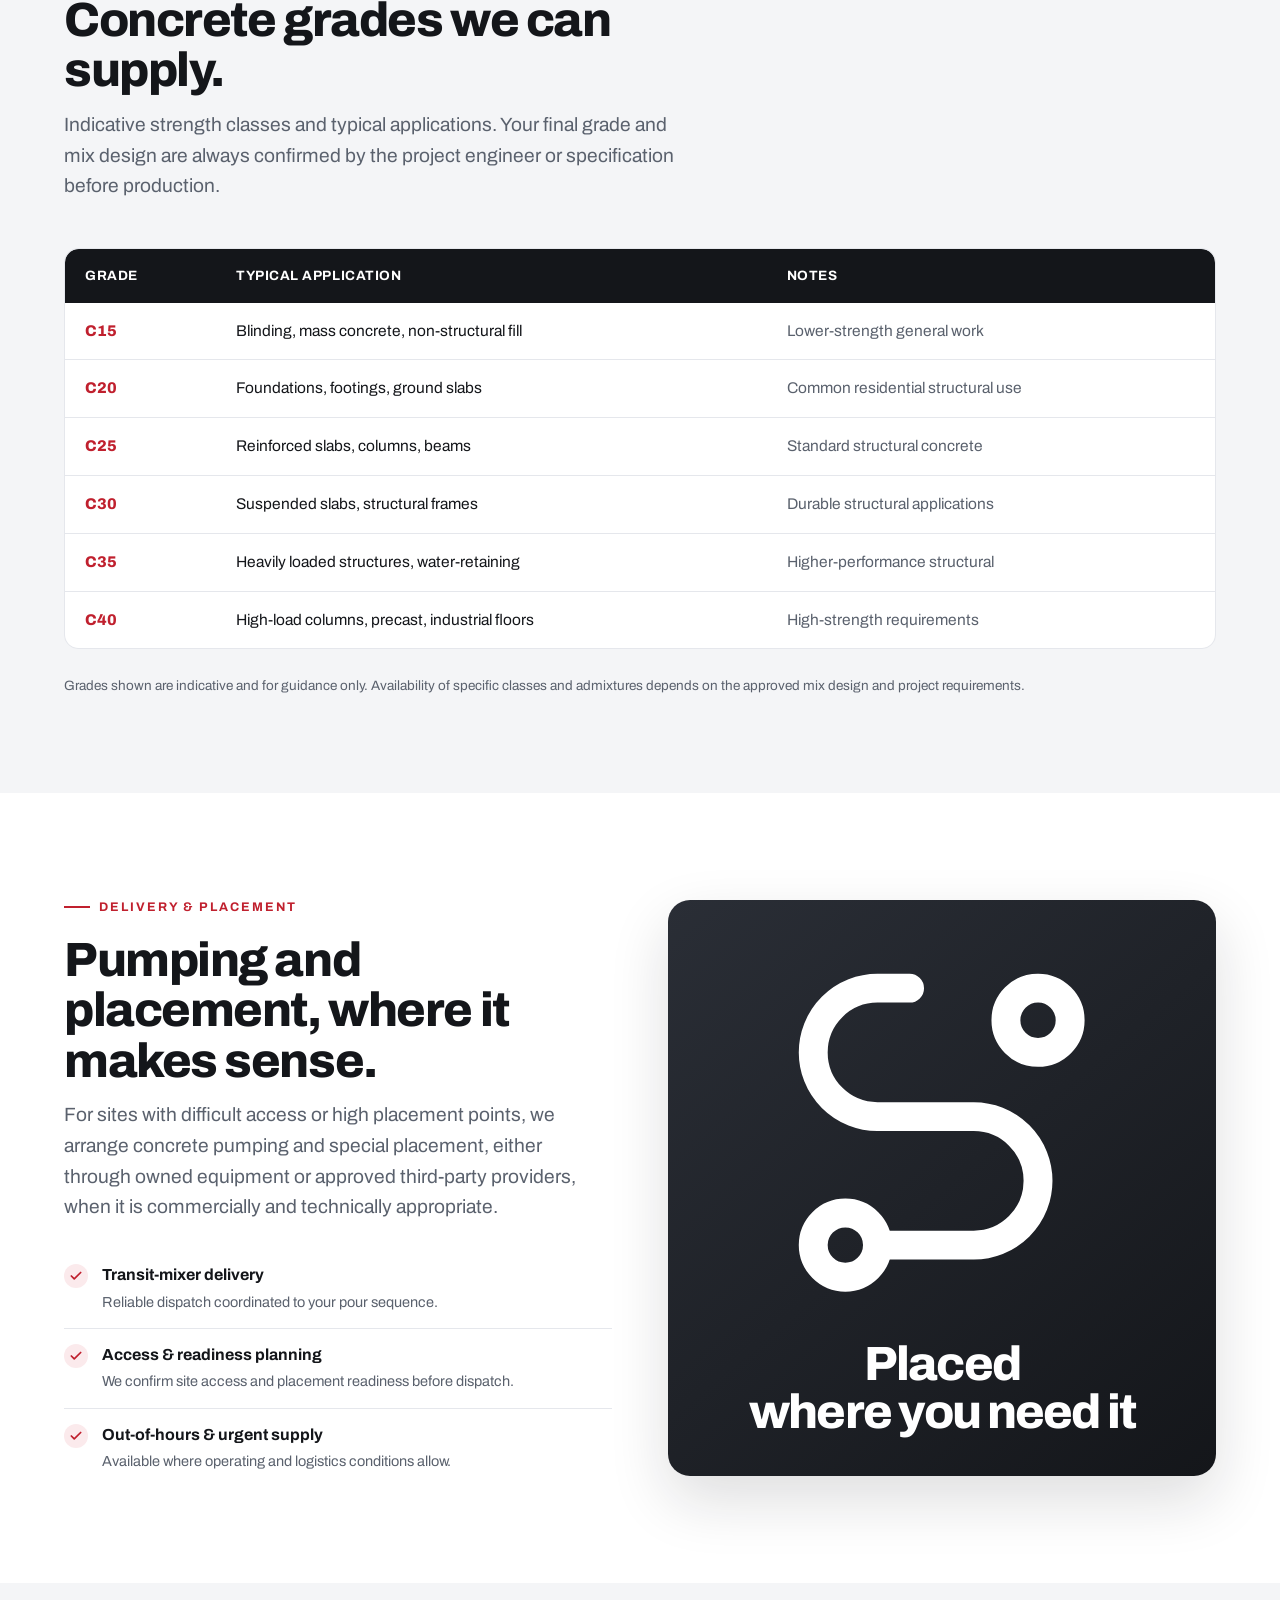
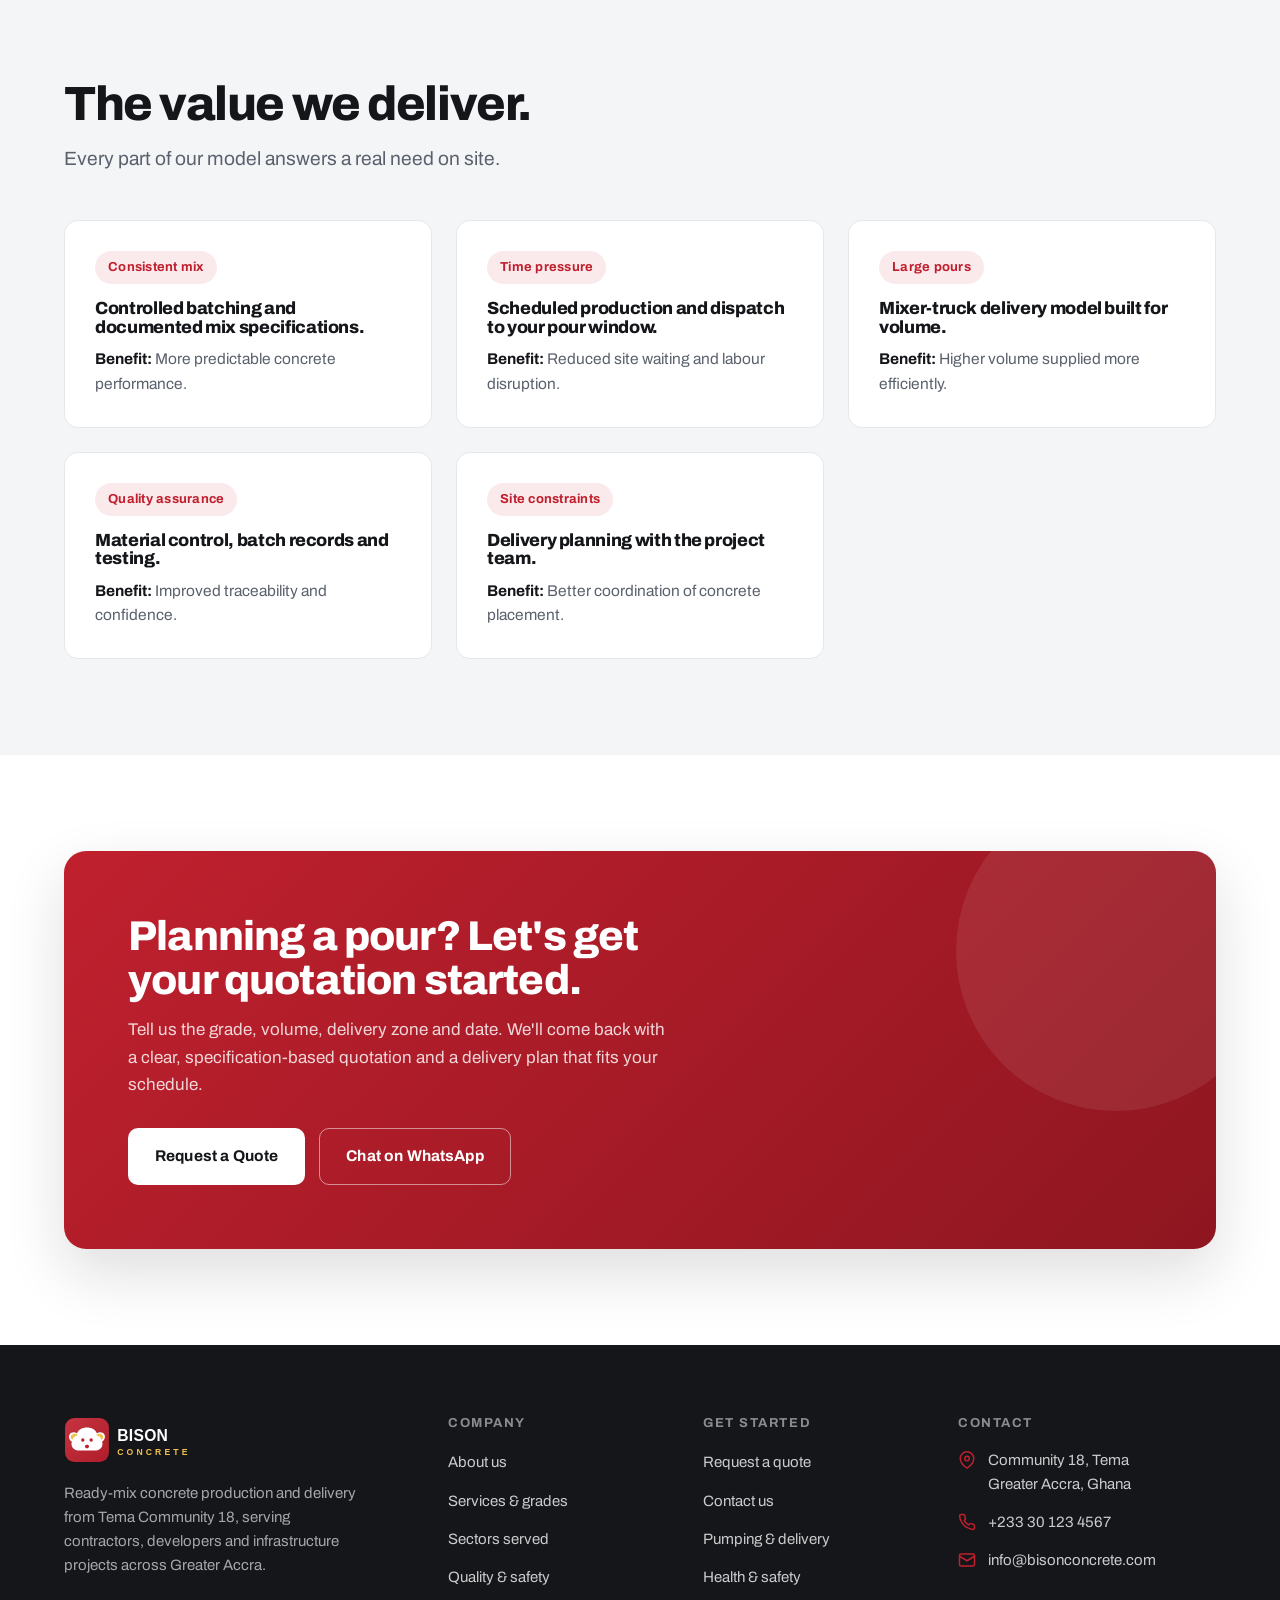
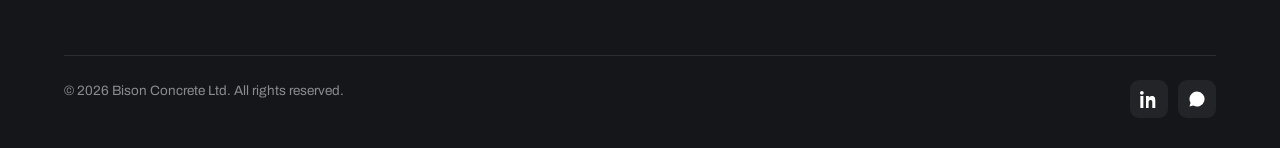
<file: services.html>
<!doctype html>
<html lang="en">
<head>
<meta charset="utf-8">
<meta name="viewport" content="width=device-width, initial-scale=1">
<title>Services & Concrete Grades - Bison Concrete Ltd</title>
<meta name="description" content="Ready-mix concrete by the cubic metre, multiple strength grades, scheduled mixer-truck delivery, repeat-pour programmes, pumping and full delivery documentation.">
<link rel="icon" href="assets/img/favicon.svg" type="image/svg+xml">
<link rel="preconnect" href="https://fonts.googleapis.com">
<link rel="preconnect" href="https://fonts.gstatic.com" crossorigin>
<link href="https://fonts.googleapis.com/css2?family=Archivo:wght@400;500;600;700;800;900&display=swap" rel="stylesheet">
<link rel="stylesheet" href="assets/css/styles.css">
<noscript><style>.reveal{opacity:1 !important;transform:none !important}</style></noscript>
</head>
<body>

<header class="site-header">
  <div class="wrap nav">
    <a href="index.html" aria-label="Bison Concrete home"><img class="nav__logo" src="assets/img/logo.svg" alt="Bison Concrete Ltd"></a>
    <nav class="nav__links" aria-label="Primary">
      <a href="index.html">Home</a>
      <a href="about.html">About</a>
      <a href="services.html" class="active">Services</a>
      <a href="sectors.html">Sectors</a>
      <a href="quality.html">Quality &amp; Safety</a>
      <a href="contact.html">Contact</a>
      <a href="quote.html" class="nav__quote-m btn btn--primary">Request a Quote</a>
    </nav>
    <div class="nav__cta">
      <a class="nav__phone" href="tel:+233301234567"><svg viewBox="0 0 24 24" fill="none" stroke="currentColor" stroke-width="2" stroke-linecap="round" stroke-linejoin="round"><path d="M22 16.92v3a2 2 0 0 1-2.18 2 19.79 19.79 0 0 1-8.63-3.07 19.5 19.5 0 0 1-6-6 19.79 19.79 0 0 1-3.07-8.67A2 2 0 0 1 4.11 2h3a2 2 0 0 1 2 1.72c.13.96.36 1.9.7 2.81a2 2 0 0 1-.45 2.11L8.09 9.91a16 16 0 0 0 6 6l1.27-1.27a2 2 0 0 1 2.11-.45c.9.34 1.85.57 2.81.7A2 2 0 0 1 22 16.92z"/></svg>+233 30 123 4567</a>
      <a class="btn btn--primary" href="quote.html">Request a Quote</a>
    </div>
    <button class="nav__toggle" aria-label="Open menu" aria-expanded="false"><svg viewBox="0 0 24 24" fill="none" stroke="currentColor" stroke-width="2" stroke-linecap="round"><line x1="3" y1="6" x2="21" y2="6"/><line x1="3" y1="12" x2="21" y2="12"/><line x1="3" y1="18" x2="21" y2="18"/></svg></button>
  </div>
</header>

<section class="phero">
  <div class="wrap">
    <div class="crumbs"><a href="index.html">Home</a> / <span>Services</span></div>
    <span class="eyebrow">What we do</span>
    <h1>Ready-mix concrete, delivery and placement.</h1>
    <p>Specification-based concrete supplied by the cubic metre, delivered by transit mixer and supported with documentation and placement services.</p>
  </div>
</section>

<section class="section">
  <div class="wrap">
    <div class="sec-head reveal">
      <span class="eyebrow">Products &amp; services</span>
      <h2 class="h2">Everything you need to get concrete on site, right.</h2>
      <p class="lead mt-s">Our offering is structured around your specified concrete requirement. Final mix design and grade are confirmed against the engineer's specification before production.</p>
    </div>
    <div class="grid grid-3">
      <article class="card reveal">
        <div class="card__icon"><svg viewBox="0 0 24 24" fill="none" stroke="currentColor" stroke-width="1.8" stroke-linecap="round" stroke-linejoin="round"><path d="M12 2 3 7v10l9 5 9-5V7z"/><path d="M3 7l9 5 9-5M12 22V12"/></svg></div>
        <h3>Ready-mix by the cubic metre</h3>
        <p>Concrete supplied per m&sup3; against your approved mix specification, produced under controlled batching.</p>
      </article>
      <article class="card reveal d1">
        <div class="card__icon"><svg viewBox="0 0 24 24" fill="none" stroke="currentColor" stroke-width="1.8" stroke-linecap="round" stroke-linejoin="round"><polygon points="12 2 2 7 12 12 22 7 12 2"/><polyline points="2 12 12 17 22 12"/><polyline points="2 17 12 22 22 17"/></svg></div>
        <h3>Multiple strength grades</h3>
        <p>Different strength classes and grades as required by the project design and approved mix designs.</p>
      </article>
      <article class="card reveal d2">
        <div class="card__icon"><svg viewBox="0 0 24 24" fill="none" stroke="currentColor" stroke-width="1.8" stroke-linecap="round" stroke-linejoin="round"><rect x="1" y="3" width="15" height="13"/><path d="M16 8h4l3 3v5h-7z"/><circle cx="5.5" cy="18.5" r="2.5"/><circle cx="18.5" cy="18.5" r="2.5"/></svg></div>
        <h3>Scheduled site delivery</h3>
        <p>Delivery to construction sites using transit mixer trucks, planned to your required date and time.</p>
      </article>
      <article class="card reveal">
        <div class="card__icon"><svg viewBox="0 0 24 24" fill="none" stroke="currentColor" stroke-width="1.8" stroke-linecap="round" stroke-linejoin="round"><circle cx="12" cy="12" r="9"/><polyline points="12 7 12 12 15 14"/></svg></div>
        <h3>Repeat-pour programmes</h3>
        <p>Continuous or phased supply for projects that pour over multiple stages or days.</p>
      </article>
      <article class="card reveal d1">
        <div class="card__icon"><svg viewBox="0 0 24 24" fill="none" stroke="currentColor" stroke-width="1.8" stroke-linecap="round" stroke-linejoin="round"><path d="M17 21v-2a4 4 0 0 0-4-4H6a4 4 0 0 0-4 4v2"/><circle cx="9.5" cy="7" r="4"/><path d="M23 21v-2a4 4 0 0 0-3-3.87M16 3.13A4 4 0 0 1 16 11"/></svg></div>
        <h3>Site coordination</h3>
        <p>We plan delivery sequence, access, placement readiness and estimated pour duration with your team.</p>
      </article>
      <article class="card reveal d2">
        <div class="card__icon"><svg viewBox="0 0 24 24" fill="none" stroke="currentColor" stroke-width="1.8" stroke-linecap="round" stroke-linejoin="round"><path d="M14 2H6a2 2 0 0 0-2 2v16a2 2 0 0 0 2 2h12a2 2 0 0 0 2-2V8z"/><polyline points="14 2 14 8 20 8"/><line x1="8" y1="13" x2="16" y2="13"/><line x1="8" y1="17" x2="13" y2="17"/></svg></div>
        <h3>Records &amp; documentation</h3>
        <p>Batch and delivery information, plus test records where the project requires them.</p>
      </article>
    </div>
  </div>
</section>

<section class="section section--mist">
  <div class="wrap">
    <div class="sec-head reveal">
      <h2 class="h2">Concrete grades we can supply.</h2>
      <p class="lead mt-s">Indicative strength classes and typical applications. Your final grade and mix design are always confirmed by the project engineer or specification before production.</p>
    </div>
    <div class="table-scroll reveal">
      <table class="gtable">
        <thead><tr><th>Grade</th><th>Typical application</th><th>Notes</th></tr></thead>
        <tbody>
          <tr><td class="grade">C15</td><td>Blinding, mass concrete, non-structural fill</td><td class="muted">Lower-strength general work</td></tr>
          <tr><td class="grade">C20</td><td>Foundations, footings, ground slabs</td><td class="muted">Common residential structural use</td></tr>
          <tr><td class="grade">C25</td><td>Reinforced slabs, columns, beams</td><td class="muted">Standard structural concrete</td></tr>
          <tr><td class="grade">C30</td><td>Suspended slabs, structural frames</td><td class="muted">Durable structural applications</td></tr>
          <tr><td class="grade">C35</td><td>Heavily loaded structures, water-retaining</td><td class="muted">Higher-performance structural</td></tr>
          <tr><td class="grade">C40</td><td>High-load columns, precast, industrial floors</td><td class="muted">High-strength requirements</td></tr>
        </tbody>
      </table>
    </div>
    <p class="form-note mt-m reveal">Grades shown are indicative and for guidance only. Availability of specific classes and admixtures depends on the approved mix design and project requirements.</p>
  </div>
</section>

<section class="section" id="pumping">
  <div class="wrap split split--reverse">
    <div class="split__media reveal">
      <div class="split__panel split__panel--ink">
        <div style="text-align:center">
          <div style="color:#fff;margin-bottom:14px"><svg viewBox="0 0 24 24" fill="none" stroke="currentColor" stroke-width="1.8" stroke-linecap="round" stroke-linejoin="round"><circle cx="6" cy="19" r="2"/><circle cx="18" cy="5" r="2"/><path d="M8 19h6a4 4 0 0 0 0-8H8a4 4 0 0 1 0-8h2"/></svg></div>
          <div class="big" style="font-size:clamp(2rem,5vw,3rem)">Placed<br>where you need it</div>
        </div>
      </div>
    </div>
    <div class="split__copy reveal d1">
      <span class="eyebrow">Delivery &amp; placement</span>
      <h2 class="h2">Pumping and placement, where it makes sense.</h2>
      <p class="lead mt-s">For sites with difficult access or high placement points, we arrange concrete pumping and special placement, either through owned equipment or approved third-party providers, when it is commercially and technically appropriate.</p>
      <ul class="checklist mt-m">
        <li><span class="ck"><svg viewBox="0 0 24 24" fill="none" stroke="currentColor" stroke-width="3" stroke-linecap="round" stroke-linejoin="round"><polyline points="20 6 9 17 4 12"/></svg></span><div><b>Transit-mixer delivery</b><span>Reliable dispatch coordinated to your pour sequence.</span></div></li>
        <li><span class="ck"><svg viewBox="0 0 24 24" fill="none" stroke="currentColor" stroke-width="3" stroke-linecap="round" stroke-linejoin="round"><polyline points="20 6 9 17 4 12"/></svg></span><div><b>Access &amp; readiness planning</b><span>We confirm site access and placement readiness before dispatch.</span></div></li>
        <li><span class="ck"><svg viewBox="0 0 24 24" fill="none" stroke="currentColor" stroke-width="3" stroke-linecap="round" stroke-linejoin="round"><polyline points="20 6 9 17 4 12"/></svg></span><div><b>Out-of-hours &amp; urgent supply</b><span>Available where operating and logistics conditions allow.</span></div></li>
      </ul>
    </div>
  </div>
</section>

<section class="section section--mist">
  <div class="wrap">
    <div class="sec-head reveal">
      <h2 class="h2">The value we deliver.</h2>
      <p class="lead mt-s">Every part of our model answers a real need on site.</p>
    </div>
    <div class="grid grid-3">
      <article class="card reveal">
        <span class="pill">Consistent mix</span>
        <h3 style="margin-top:16px;font-size:1.1rem">Controlled batching and documented mix specifications.</h3>
        <p style="margin-top:8px"><strong style="color:var(--ink)">Benefit:</strong> More predictable concrete performance.</p>
      </article>
      <article class="card reveal d1">
        <span class="pill">Time pressure</span>
        <h3 style="margin-top:16px;font-size:1.1rem">Scheduled production and dispatch to your pour window.</h3>
        <p style="margin-top:8px"><strong style="color:var(--ink)">Benefit:</strong> Reduced site waiting and labour disruption.</p>
      </article>
      <article class="card reveal d2">
        <span class="pill">Large pours</span>
        <h3 style="margin-top:16px;font-size:1.1rem">Mixer-truck delivery model built for volume.</h3>
        <p style="margin-top:8px"><strong style="color:var(--ink)">Benefit:</strong> Higher volume supplied more efficiently.</p>
      </article>
      <article class="card reveal">
        <span class="pill">Quality assurance</span>
        <h3 style="margin-top:16px;font-size:1.1rem">Material control, batch records and testing.</h3>
        <p style="margin-top:8px"><strong style="color:var(--ink)">Benefit:</strong> Improved traceability and confidence.</p>
      </article>
      <article class="card reveal d1">
        <span class="pill">Site constraints</span>
        <h3 style="margin-top:16px;font-size:1.1rem">Delivery planning with the project team.</h3>
        <p style="margin-top:8px"><strong style="color:var(--ink)">Benefit:</strong> Better coordination of concrete placement.</p>
      </article>
    </div>
  </div>
</section>

<section class="section">
  <div class="wrap">
    <div class="ctaband reveal">
      <h2>Planning a pour? Let's get your quotation started.</h2>
      <p>Tell us the grade, volume, delivery zone and date. We'll come back with a clear, specification-based quotation and a delivery plan that fits your schedule.</p>
      <div class="btn-row">
        <a class="btn btn--ondark" href="quote.html">Request a Quote</a>
        <a class="btn btn--ghost-onred" href="https://wa.me/233241234567" target="_blank" rel="noopener">Chat on WhatsApp</a>
      </div>
    </div>
  </div>
</section>
<footer class="footer">
  <div class="wrap">
    <div class="footer__grid">
      <div>
        <img class="footer__logo" src="assets/img/logo-light.svg" alt="Bison Concrete Ltd">
        <p class="footer__about">Ready-mix concrete production and delivery from Tema Community 18, serving contractors, developers and infrastructure projects across Greater Accra.</p>
      </div>
      <div>
        <h4>Company</h4>
        <ul class="footer__links">
          <li><a href="about.html">About us</a></li>
          <li><a href="services.html">Services &amp; grades</a></li>
          <li><a href="sectors.html">Sectors served</a></li>
          <li><a href="quality.html">Quality &amp; safety</a></li>
        </ul>
      </div>
      <div>
        <h4>Get started</h4>
        <ul class="footer__links">
          <li><a href="quote.html">Request a quote</a></li>
          <li><a href="contact.html">Contact us</a></li>
          <li><a href="services.html#pumping">Pumping &amp; delivery</a></li>
          <li><a href="quality.html#hse">Health &amp; safety</a></li>
        </ul>
      </div>
      <div>
        <h4>Contact</h4>
        <ul class="footer__contact">
          <li><svg viewBox="0 0 24 24" fill="none" stroke="currentColor" stroke-width="2" stroke-linecap="round" stroke-linejoin="round"><path d="M21 10c0 7-9 13-9 13s-9-6-9-13a9 9 0 0 1 18 0z"/><circle cx="12" cy="10" r="3"/></svg><span>Community 18, Tema<br>Greater Accra, Ghana</span></li>
          <li><svg viewBox="0 0 24 24" fill="none" stroke="currentColor" stroke-width="2" stroke-linecap="round" stroke-linejoin="round"><path d="M22 16.92v3a2 2 0 0 1-2.18 2 19.79 19.79 0 0 1-8.63-3.07 19.5 19.5 0 0 1-6-6 19.79 19.79 0 0 1-3.07-8.67A2 2 0 0 1 4.11 2h3a2 2 0 0 1 2 1.72c.13.96.36 1.9.7 2.81a2 2 0 0 1-.45 2.11L8.09 9.91a16 16 0 0 0 6 6l1.27-1.27a2 2 0 0 1 2.11-.45c.9.34 1.85.57 2.81.7A2 2 0 0 1 22 16.92z"/></svg><a href="tel:+233301234567">+233 30 123 4567</a></li>
          <li><svg viewBox="0 0 24 24" fill="none" stroke="currentColor" stroke-width="2" stroke-linecap="round" stroke-linejoin="round"><rect x="2" y="4" width="20" height="16" rx="2"/><path d="m22 7-10 6L2 7"/></svg><a href="mailto:info@bisonconcrete.com">info@bisonconcrete.com</a></li>
        </ul>
      </div>
    </div>
    <div class="footer__bottom">
      <span>&copy; <span id="year">2026</span> Bison Concrete Ltd. All rights reserved.</span>
      <div class="footer__social">
        <a href="#" aria-label="LinkedIn"><svg viewBox="0 0 24 24" fill="currentColor"><path d="M4.98 3.5A2.5 2.5 0 1 1 0 3.5a2.5 2.5 0 0 1 4.98 0zM.5 8h4V24h-4zM8 8h3.8v2.2h.05c.53-1 1.83-2.2 3.77-2.2 4.03 0 4.78 2.65 4.78 6.1V24h-4v-6.9c0-1.65-.03-3.77-2.3-3.77-2.3 0-2.65 1.8-2.65 3.65V24H8z"/></svg></a>
        <a href="https://wa.me/233241234567" aria-label="WhatsApp"><svg viewBox="0 0 24 24" fill="currentColor"><path d="M17.5 14.4c-.3-.15-1.77-.87-2.04-.97s-.47-.15-.67.15-.77.97-.94 1.17-.35.22-.65.07a8.2 8.2 0 0 1-2.4-1.48 9 9 0 0 1-1.66-2.06c-.17-.3 0-.46.13-.6.13-.14.3-.35.44-.52.15-.17.2-.3.3-.5.1-.2.05-.37-.02-.52s-.67-1.6-.92-2.2c-.24-.58-.49-.5-.67-.51h-.57a1.1 1.1 0 0 0-.8.37 3.35 3.35 0 0 0-1.04 2.48c0 1.46 1.06 2.87 1.21 3.07.15.2 2.1 3.2 5.08 4.49.71.3 1.26.49 1.69.63.71.22 1.36.19 1.87.12.57-.09 1.77-.72 2.02-1.42.25-.7.25-1.3.17-1.42-.07-.13-.27-.2-.57-.35zM12 2a10 10 0 0 0-8.6 15.06L2 22l5.06-1.33A10 10 0 1 0 12 2z"/></svg></a>
      </div>
    </div>
  </div>
</footer>

<a class="wa-float" href="https://wa.me/233241234567" target="_blank" rel="noopener" aria-label="Chat with us on WhatsApp"><svg viewBox="0 0 24 24" fill="currentColor"><path d="M17.5 14.4c-.3-.15-1.77-.87-2.04-.97s-.47-.15-.67.15-.77.97-.94 1.17-.35.22-.65.07a8.2 8.2 0 0 1-2.4-1.48 9 9 0 0 1-1.66-2.06c-.17-.3 0-.46.13-.6.13-.14.3-.35.44-.52.15-.17.2-.3.3-.5.1-.2.05-.37-.02-.52s-.67-1.6-.92-2.2c-.24-.58-.49-.5-.67-.51h-.57a1.1 1.1 0 0 0-.8.37 3.35 3.35 0 0 0-1.04 2.48c0 1.46 1.06 2.87 1.21 3.07.15.2 2.1 3.2 5.08 4.49.71.3 1.26.49 1.69.63.71.22 1.36.19 1.87.12.57-.09 1.77-.72 2.02-1.42.25-.7.25-1.3.17-1.42-.07-.13-.27-.2-.57-.35zM12 2a10 10 0 0 0-8.6 15.06L2 22l5.06-1.33A10 10 0 1 0 12 2z"/></svg></a>

<script src="assets/js/main.js"></script>
</body>
</html>
</file>
<file: assets/css/styles.css>
/* ============================================================
   BISON CONCRETE LTD — Design System
   Brand: crimson red + charcoal + white (from mixer-truck livery)
   Single accent: crimson. Type: Archivo. Radius scale: 14px cards.
   ============================================================ */

:root {
  --red: #C0202E;
  --red-dark: #8E1620;
  --red-soft: #FBEAEC;
  --gold: #E0A83A;

  --ink: #14161A;         /* off-black, never pure */
  --graphite: #2A2E36;
  --slate: #5A616D;       /* muted body text */
  --line: #E5E7EC;
  --mist: #F4F5F7;        /* light section bg */
  --mist-2: #ECEEF2;
  --paper: #FFFFFF;

  --maxw: 1200px;
  --radius: 14px;
  --radius-sm: 10px;
  --radius-lg: 22px;

  --shadow-sm: 0 1px 2px rgba(20,22,26,.06), 0 2px 6px rgba(20,22,26,.05);
  --shadow-md: 0 10px 30px rgba(20,22,26,.09);
  --shadow-lg: 0 24px 60px rgba(20,22,26,.14);
  --shadow-red: 0 12px 30px rgba(192,32,46,.28);

  --ease: cubic-bezier(0.16, 1, 0.3, 1);
  --nav-h: 74px;

  --font: "Archivo", -apple-system, BlinkMacSystemFont, "Segoe UI", Roboto, Arial, sans-serif;
}

/* ---------- Reset ---------- */
*, *::before, *::after { box-sizing: border-box; }
html { scroll-behavior: smooth; -webkit-text-size-adjust: 100%; }
body {
  margin: 0;
  font-family: var(--font);
  color: var(--ink);
  background: var(--paper);
  line-height: 1.6;
  font-size: 17px;
  -webkit-font-smoothing: antialiased;
  text-rendering: optimizeLegibility;
  overflow-x: hidden;
}
img, svg { max-width: 100%; display: block; }
a { color: inherit; text-decoration: none; }
button { font-family: inherit; cursor: pointer; }
h1, h2, h3, h4 { margin: 0; line-height: 1.05; letter-spacing: -0.02em; font-weight: 800; }
p { margin: 0; }
ul { margin: 0; padding: 0; list-style: none; }

/* ---------- Layout ---------- */
.wrap { width: 100%; max-width: var(--maxw); margin: 0 auto; padding: 0 24px; }
.section { padding: 96px 0; }
.section--tight { padding: 64px 0; }
.section--mist { background: var(--mist); }
.section--ink { background: var(--ink); color: #fff; }

.eyebrow {
  display: inline-flex; align-items: center; gap: 9px;
  font-size: 12.5px; font-weight: 700; letter-spacing: 0.16em;
  text-transform: uppercase; color: var(--red);
  margin-bottom: 18px;
}
.eyebrow::before {
  content: ""; width: 26px; height: 2px; background: var(--red); display: inline-block;
}
.section--ink .eyebrow { color: var(--gold); }
.section--ink .eyebrow::before { background: var(--gold); }

.h1 { font-size: clamp(2.6rem, 6vw, 4.4rem); }
.h2 { font-size: clamp(2rem, 4vw, 3rem); letter-spacing: -0.03em; }
.h3 { font-size: clamp(1.3rem, 2.2vw, 1.65rem); }
.lead { font-size: clamp(1.05rem, 1.6vw, 1.2rem); color: var(--slate); max-width: 60ch; }
.section--ink .lead { color: rgba(255,255,255,.72); }
.muted { color: var(--slate); }

.center { text-align: center; }
.center .lead { margin-left: auto; margin-right: auto; }
.center .eyebrow::before { display: none; }
.center .eyebrow { gap: 0; }

/* ---------- Buttons ---------- */
.btn {
  display: inline-flex; align-items: center; justify-content: center; gap: 10px;
  padding: 15px 26px; border-radius: var(--radius-sm);
  font-weight: 700; font-size: 15.5px; letter-spacing: 0.01em;
  border: 1.5px solid transparent; white-space: nowrap;
  transition: transform .25s var(--ease), background .25s var(--ease), box-shadow .25s var(--ease), color .25s var(--ease), border-color .25s var(--ease);
}
.btn svg { width: 18px; height: 18px; }
.btn--primary { background: var(--red); color: #fff; box-shadow: var(--shadow-red); }
.btn--primary:hover { background: var(--red-dark); transform: translateY(-2px); }
.btn--primary:active { transform: translateY(0); }
.btn--dark { background: var(--ink); color: #fff; }
.btn--dark:hover { background: var(--graphite); transform: translateY(-2px); }
.btn--ghost { background: transparent; color: var(--ink); border-color: var(--line); }
.btn--ghost:hover { border-color: var(--ink); transform: translateY(-2px); }
.btn--ondark { background: #fff; color: var(--ink); }
.btn--ondark:hover { background: var(--gold); transform: translateY(-2px); }
.btn--ghost-onred { background: transparent; color: #fff; border-color: rgba(255,255,255,.5); }
.btn--ghost-onred:hover { background: #fff; color: var(--red); border-color: #fff; }
.btn--ghost-ondark { background: rgba(255,255,255,.06); color: #fff; border-color: rgba(255,255,255,.3); }
.btn--ghost-ondark:hover { background: #fff; color: var(--ink); border-color: #fff; transform: translateY(-2px); }
.btn-row { display: flex; flex-wrap: wrap; gap: 14px; }

/* ---------- Header ---------- */
.site-header {
  position: sticky; top: 0; z-index: 100;
  background: rgba(255,255,255,.86);
  backdrop-filter: saturate(160%) blur(14px);
  -webkit-backdrop-filter: saturate(160%) blur(14px);
  border-bottom: 1px solid transparent;
  transition: border-color .3s var(--ease), box-shadow .3s var(--ease), background .3s var(--ease);
}
.site-header.scrolled { border-color: var(--line); box-shadow: var(--shadow-sm); }

/* Transparent header over the hero video; solidifies once scrolled past the hero.
   A soft top-scrim keeps the white logo + links legible over bright video frames
   while still letting the footage show through. */
.site-header--overlay:not(.scrolled) {
  background: linear-gradient(180deg, rgba(12,14,18,.60) 0%, rgba(12,14,18,.22) 62%, transparent 100%);
  backdrop-filter: none; -webkit-backdrop-filter: none;
  border-bottom-color: transparent; box-shadow: none;
}
.site-header--overlay:not(.scrolled) .nav { text-shadow: 0 1px 14px rgba(0,0,0,.4); }
.site-header--overlay:not(.scrolled) .nav__links a { color: rgba(255,255,255,.88); }
.site-header--overlay:not(.scrolled) .nav__links a:hover { background: rgba(255,255,255,.14); color: #fff; }
.site-header--overlay:not(.scrolled) .nav__links a.active { color: #fff; }
.site-header--overlay:not(.scrolled) .nav__phone,
.site-header--overlay:not(.scrolled) .nav__phone svg,
.site-header--overlay:not(.scrolled) .nav__toggle { color: #fff; }
/* logo swaps light⇄dark with the header state */
.nav__logo--light { display: none; }
.site-header--overlay:not(.scrolled) .nav__logo--dark { display: none; }
.site-header--overlay:not(.scrolled) .nav__logo--light { display: block; }
/* while the mobile menu is open, solidify the whole header so the white panel,
   logo and links read as one cohesive block (not a transparent row over video) */
.site-header--overlay.menu-open:not(.scrolled) {
  background: rgba(255,255,255,.96);
  backdrop-filter: saturate(160%) blur(14px); -webkit-backdrop-filter: saturate(160%) blur(14px);
}
.site-header--overlay.menu-open:not(.scrolled) .nav { text-shadow: none; }
.site-header--overlay.menu-open:not(.scrolled) .nav__logo--light { display: none; }
.site-header--overlay.menu-open:not(.scrolled) .nav__logo--dark { display: block; }
.site-header--overlay.menu-open:not(.scrolled) .nav__toggle { color: var(--ink); }
.site-header--overlay.menu-open:not(.scrolled) .nav__links a { color: var(--graphite); text-shadow: none; }
.site-header--overlay.menu-open:not(.scrolled) .nav__links a:hover { background: var(--mist); color: var(--ink); }
.site-header--overlay.menu-open:not(.scrolled) .nav__links a.active { color: var(--red); }

.nav {
  height: var(--nav-h); display: flex; align-items: center; justify-content: space-between; gap: 24px;
}
.nav__logo { height: 42px; width: auto; }
.nav__links { display: flex; align-items: center; gap: 4px; }
.nav__links a {
  padding: 9px 14px; border-radius: 8px; font-weight: 600; font-size: 15px; color: var(--graphite);
  transition: background .2s, color .2s;
}
.nav__links a:hover { background: var(--mist); color: var(--ink); }
.nav__links a.active { color: var(--red); }
.nav__cta { display: flex; align-items: center; gap: 12px; }
.nav__cta .btn { padding: 11px 20px; }
.nav__phone { display: inline-flex; align-items: center; gap: 8px; font-weight: 700; font-size: 15px; color: var(--ink); }
.nav__phone svg { width: 17px; height: 17px; color: var(--red); }
.nav__toggle { display: none; background: none; border: 0; padding: 8px; color: var(--ink); }
.nav__toggle svg { width: 28px; height: 28px; }
.nav__quote-m { display: none; }

/* ---------- Hero (full-bleed video) ---------- */
.hero {
  position: relative; overflow: hidden; color: #fff;
  background: var(--ink);
}
/* background video fills the hero and is centred */
.hero__video {
  position: absolute; inset: 0; z-index: 0;
  width: 100%; height: 100%; object-fit: cover;
  pointer-events: none; user-select: none;
}
/* dark + brand tint so white copy always stays legible over the footage */
.hero__overlay {
  position: absolute; inset: 0; z-index: 1; pointer-events: none;
  background:
    radial-gradient(900px 620px at 82% 22%, rgba(192,32,46,.34), transparent 60%),
    linear-gradient(180deg, rgba(10,11,13,.58) 0%, rgba(10,11,13,.46) 42%, rgba(10,11,13,.80) 100%);
}
.hero__grid {
  position: relative; z-index: 2;
  display: flex; flex-direction: column; align-items: flex-start; justify-content: center;
  text-align: left;
  min-height: calc(100dvh - var(--nav-h)); padding: 56px 0 84px;
}
.hero__copy { max-width: 820px; width: 100%; min-width: 0; }
.split__copy, .split__media, .sec-head, .card, .grid > * { min-width: 0; }
.hero h1 { font-size: clamp(2.6rem, 5.4vw, 4.6rem); line-height: 0.98; color: #fff; text-shadow: 0 2px 30px rgba(0,0,0,.35); }
.hero h1 em { font-style: normal; color: #fff; -webkit-text-decoration: underline 4px var(--red); text-decoration: underline 4px var(--red); text-underline-offset: 8px; }
.hero__sub { margin: 24px 0 0; font-size: clamp(1.05rem, 1.5vw, 1.24rem); color: rgba(255,255,255,.82); max-width: 58ch; }
.hero__cta { margin-top: 36px; justify-content: flex-start; }
.hero__stats { margin-top: 52px; display: flex; gap: 40px; flex-wrap: wrap; justify-content: flex-start; }
.hero__stat { position: relative; padding-left: 18px; text-align: left; }
.hero__stat::before { content: ""; position: absolute; left: 0; top: 4px; bottom: 4px; width: 3px; border-radius: 3px; background: var(--red); }
.hero__stat .n { font-size: 1.5rem; font-weight: 800; letter-spacing: -0.02em; color: #fff; }
.hero__stat .n em { font-style: normal; color: var(--gold); }
.hero__stat .l { font-size: 13px; color: rgba(255,255,255,.66); font-weight: 500; letter-spacing: .01em; margin-top: 4px; max-width: 24ch; }
/* scroll cue */
.hero__scroll {
  position: absolute; z-index: 2; left: 50%; bottom: 26px; transform: translateX(-50%);
  width: 44px; height: 44px; display: grid; place-items: center; color: #fff;
  border: 1px solid rgba(255,255,255,.3); border-radius: 50%; background: rgba(255,255,255,.08);
  backdrop-filter: blur(4px); animation: floaty 2.6s ease-in-out infinite;
}
.hero__scroll svg { width: 20px; height: 20px; }
/* frosted-glass secondary button for use on the video */
.btn--glass { background: rgba(255,255,255,.12); color: #fff; border: 1px solid rgba(255,255,255,.4); backdrop-filter: blur(6px); }
.btn--glass:hover { background: rgba(255,255,255,.22); }
.hero__media {
  position: relative; min-width: 0;
  display: grid; place-items: center;
}
.hero__media::before {
  content: ""; position: absolute; z-index: 0;
  width: 94%; aspect-ratio: 1 / 0.86; border-radius: 50%;
  background: radial-gradient(circle, rgba(255,255,255,.9) 0%, rgba(246,247,249,.5) 46%, transparent 68%);
}
.hero__ground {
  position: absolute; z-index: 0; bottom: 9%; left: 12%; right: 12%; height: 26px;
  background: radial-gradient(ellipse at center, rgba(20,22,26,.20), transparent 72%);
  filter: blur(8px);
}
.hero__truck {
  position: relative; z-index: 1; width: 100%;
  animation: floaty 6s ease-in-out infinite;
}
.hero__badge {
  position: absolute; z-index: 2; left: 3%; bottom: 3%;
  background: #fff; color: var(--ink); border-radius: var(--radius); padding: 14px 18px;
  box-shadow: var(--shadow-lg); border: 1px solid var(--line);
  display: flex; align-items: center; gap: 12px;
}
.hero__badge .dot { width: 40px; height: 40px; border-radius: 10px; background: var(--red-soft); color: var(--red); display: grid; place-items: center; }
.hero__badge .dot svg { width: 22px; height: 22px; }
.hero__badge .t { font-weight: 800; font-size: 15px; }
.hero__badge .s { font-size: 12.5px; color: var(--slate); }

@keyframes floaty { 0%,100% { transform: translateY(0); } 50% { transform: translateY(-12px); } }

/* ---------- Marquee / trust strip ---------- */
.strip { background: var(--ink); color: #fff; padding: 20px 0; overflow: hidden; }
.strip__track { display: flex; gap: 56px; white-space: nowrap; align-items: center; animation: marquee 32s linear infinite; }
.strip__track span { font-weight: 600; font-size: 15px; color: rgba(255,255,255,.62); display: inline-flex; align-items: center; gap: 12px; letter-spacing: .01em; }
.strip__track span::before { content: ""; width: 7px; height: 7px; border-radius: 50%; background: var(--red); }
@keyframes marquee { to { transform: translateX(-50%); } }

/* ---------- Feature cards ---------- */
.grid { display: grid; gap: 24px; }
.grid-2 { grid-template-columns: repeat(2, 1fr); }
.grid-3 { grid-template-columns: repeat(3, 1fr); }
.grid-4 { grid-template-columns: repeat(4, 1fr); }

.card {
  background: #fff; border: 1px solid var(--line); border-radius: var(--radius);
  padding: 30px; transition: transform .35s var(--ease), box-shadow .35s var(--ease), border-color .35s var(--ease);
}
.card:hover { transform: translateY(-5px); box-shadow: var(--shadow-md); border-color: transparent; }
.card__icon { width: 52px; height: 52px; border-radius: 12px; background: var(--red-soft); color: var(--red); display: grid; place-items: center; margin-bottom: 20px; }
.card__icon svg { width: 26px; height: 26px; }
.card h3 { font-size: 1.22rem; margin-bottom: 10px; }
.card p { color: var(--slate); font-size: 15.5px; }

/* value cards on ink */
.section--ink .card { background: rgba(255,255,255,.04); border-color: rgba(255,255,255,.10); }
.section--ink .card:hover { background: rgba(255,255,255,.07); box-shadow: none; }
.section--ink .card p { color: rgba(255,255,255,.66); }
.section--ink .card__icon { background: rgba(224,168,58,.15); color: var(--gold); }

/* ---------- Split feature ---------- */
.split { display: grid; grid-template-columns: 1fr 1fr; gap: 56px; align-items: center; }
.split--reverse .split__media { order: 2; }
.split__media img { border-radius: var(--radius-lg); box-shadow: var(--shadow-md); width: 100%; }
.split__panel {
  border-radius: var(--radius-lg); overflow: hidden; position: relative;
  background: linear-gradient(140deg, var(--red) 0%, var(--red-dark) 100%);
  min-height: 340px; display: grid; place-items: center; padding: 40px;
  box-shadow: var(--shadow-lg);
}
.split__panel--ink { background: linear-gradient(140deg, var(--graphite) 0%, var(--ink) 100%); }
.split__panel .big { font-size: clamp(3rem, 8vw, 5.5rem); font-weight: 800; color: #fff; letter-spacing: -0.04em; line-height: 1; }
.split__panel .cap { color: rgba(255,255,255,.8); font-weight: 600; margin-top: 8px; }
.checklist li { display: flex; gap: 14px; padding: 13px 0; border-bottom: 1px solid var(--line); align-items: flex-start; }
.checklist li:last-child { border-bottom: 0; }
.checklist .ck { flex: 0 0 auto; width: 24px; height: 24px; border-radius: 50%; background: var(--red-soft); color: var(--red); display: grid; place-items: center; margin-top: 2px; }
.checklist .ck svg { width: 14px; height: 14px; }
.checklist b { display: block; font-size: 16px; }
.checklist span { color: var(--slate); font-size: 14.5px; }

/* ---------- Process timeline ---------- */
.steps { counter-reset: step; display: grid; gap: 4px; }
.step { display: grid; grid-template-columns: 84px 1fr; gap: 24px; padding: 26px 0; border-top: 1px solid var(--line); align-items: start; }
.step:last-child { border-bottom: 1px solid var(--line); }
.step__n { counter-increment: step; font-size: 2.6rem; font-weight: 800; color: var(--mist-2); letter-spacing: -0.04em; line-height: 1; transition: color .3s; }
.step__n::before { content: counter(step, decimal-leading-zero); }
.step:hover .step__n { color: var(--red); }
.step h3 { font-size: 1.2rem; margin-bottom: 6px; }
.step p { color: var(--slate); font-size: 15.5px; max-width: 62ch; }

/* ---------- Grade / spec table ---------- */
.gtable { width: 100%; border-collapse: collapse; overflow: hidden; border-radius: var(--radius); }
.table-scroll { overflow-x: auto; border: 1px solid var(--line); border-radius: var(--radius); }
.gtable thead th {
  background: var(--ink); color: #fff; text-align: left; font-size: 13.5px; letter-spacing: .04em;
  text-transform: uppercase; padding: 16px 20px; font-weight: 700; white-space: nowrap;
}
.gtable td { padding: 16px 20px; border-bottom: 1px solid var(--line); font-size: 15.5px; vertical-align: top; }
.gtable tbody tr:last-child td { border-bottom: 0; }
.gtable tbody tr { background: #fff; transition: background .2s; }
.gtable tbody tr:hover { background: var(--red-soft); }
.gtable .grade { font-weight: 800; color: var(--red); white-space: nowrap; }

/* ---------- Sectors grid ---------- */
.sector {
  position: relative; border-radius: var(--radius); overflow: hidden; min-height: 260px;
  display: flex; flex-direction: column; justify-content: flex-end; padding: 26px;
  color: #fff; background: var(--graphite); isolation: isolate;
}
.sector::before { content: ""; position: absolute; inset: 0; z-index: -2; background-size: cover; background-position: center; transition: transform .6s var(--ease); }
.sector::after { content: ""; position: absolute; inset: 0; z-index: -1; background: linear-gradient(180deg, rgba(20,22,26,.15) 0%, rgba(20,22,26,.82) 100%); }
.sector:hover::before { transform: scale(1.06); }
.sector h3 { font-size: 1.25rem; margin-bottom: 6px; }
.sector p { font-size: 14.5px; color: rgba(255,255,255,.78); }
.sector .tag { position: absolute; top: 18px; left: 18px; z-index: 1; font-size: 12px; font-weight: 700; letter-spacing: .1em; text-transform: uppercase; background: var(--red); padding: 6px 12px; border-radius: 6px; }

/* ---------- Stat band ---------- */
.statband { display: grid; grid-template-columns: repeat(4,1fr); gap: 24px; }
.statband .s .n { font-size: clamp(2.2rem,4vw,3.2rem); font-weight: 800; letter-spacing: -0.04em; }
.statband .s .n em { font-style: normal; color: var(--gold); }
.statband .s .l { color: rgba(255,255,255,.66); font-weight: 600; font-size: 14.5px; margin-top: 4px; }

/* ---------- CTA band ---------- */
.ctaband { position: relative; overflow: hidden; border-radius: var(--radius-lg); padding: 64px; background: linear-gradient(135deg, var(--red) 0%, var(--red-dark) 100%); color: #fff; box-shadow: var(--shadow-lg); }
.ctaband::after { content: ""; position: absolute; right: -60px; top: -60px; width: 320px; height: 320px; border-radius: 50%; background: rgba(255,255,255,.08); }
.ctaband h2 { font-size: clamp(1.8rem,3.4vw,2.6rem); position: relative; z-index: 1; max-width: 20ch; }
.ctaband p { color: rgba(255,255,255,.82); margin-top: 14px; position: relative; z-index: 1; max-width: 54ch; }
.ctaband .btn-row { margin-top: 30px; position: relative; z-index: 1; }

/* ---------- Page hero (interior) ---------- */
.phero { position: relative; background: var(--ink); color: #fff; padding: 74px 0 66px; overflow: hidden; }
.phero::after { content: ""; position: absolute; right: -8%; top: -30%; width: 520px; height: 520px; border-radius: 50%; background: radial-gradient(circle, rgba(192,32,46,.55), transparent 62%); }
.phero .eyebrow { color: var(--gold); }
.phero .eyebrow::before { background: var(--gold); }
.phero h1 { font-size: clamp(2.3rem,5vw,3.8rem); position: relative; z-index: 1; }
.phero p { color: rgba(255,255,255,.72); margin-top: 18px; max-width: 62ch; font-size: 1.12rem; position: relative; z-index: 1; }
.crumbs { font-size: 14px; color: rgba(255,255,255,.55); margin-bottom: 20px; position: relative; z-index: 1; }
.crumbs a:hover { color: #fff; }
.crumbs span { color: var(--gold); }

/* ---------- Forms ---------- */
.form { display: grid; gap: 20px; }
.field { display: grid; gap: 8px; }
.field label { font-weight: 700; font-size: 14.5px; }
.field label .req { color: var(--red); }
.field .hint { font-size: 13px; color: var(--slate); }
.field input, .field select, .field textarea {
  font-family: inherit; font-size: 16px; color: var(--ink);
  padding: 14px 16px; border: 1.5px solid var(--line); border-radius: var(--radius-sm);
  background: #fff; transition: border-color .2s, box-shadow .2s; width: 100%;
}
.field textarea { resize: vertical; min-height: 130px; }
.field input:focus, .field select:focus, .field textarea:focus {
  outline: none; border-color: var(--red); box-shadow: 0 0 0 4px rgba(192,32,46,.12);
}
.field input::placeholder, .field textarea::placeholder { color: #9aa0ac; }
.field.invalid input, .field.invalid select, .field.invalid textarea { border-color: var(--red); }
.field .err { font-size: 13px; color: var(--red); font-weight: 600; display: none; }
.field.invalid .err { display: block; }
.form-row { display: grid; grid-template-columns: 1fr 1fr; gap: 20px; }
.form-note { font-size: 13.5px; color: var(--slate); }
.form-status { padding: 16px 18px; border-radius: var(--radius-sm); font-weight: 600; display: none; }
.form-status.ok { display: block; background: #E9F7EF; color: #1B7A43; border: 1px solid #B7E4C7; }
.form-status.bad { display: block; background: var(--red-soft); color: var(--red-dark); border: 1px solid #F3C2C6; }

.contact-card { background: #fff; border: 1px solid var(--line); border-radius: var(--radius); padding: 24px; display: flex; gap: 16px; align-items: flex-start; transition: transform .3s var(--ease), box-shadow .3s var(--ease); }
.contact-card:hover { transform: translateY(-4px); box-shadow: var(--shadow-md); }
.contact-card .ic { flex: 0 0 auto; width: 48px; height: 48px; border-radius: 12px; background: var(--red-soft); color: var(--red); display: grid; place-items: center; }
.contact-card .ic svg { width: 24px; height: 24px; }
.contact-card h3 { font-size: 1.05rem; margin-bottom: 4px; }
.contact-card p, .contact-card a { color: var(--slate); font-size: 15px; }
.contact-card a:hover { color: var(--red); }

/* ---------- Accordion (FAQ) ---------- */
.acc { border-top: 1px solid var(--line); }
.acc__item { border-bottom: 1px solid var(--line); }
.acc__btn { width: 100%; background: none; border: 0; text-align: left; padding: 22px 0; display: flex; justify-content: space-between; gap: 20px; align-items: center; font-weight: 700; font-size: 1.08rem; color: var(--ink); }
.acc__btn .pm { flex: 0 0 auto; width: 30px; height: 30px; border-radius: 50%; border: 1.5px solid var(--line); display: grid; place-items: center; transition: transform .3s var(--ease), background .3s, color .3s, border-color .3s; }
.acc__btn .pm svg { width: 16px; height: 16px; }
.acc__item.open .pm { background: var(--red); color: #fff; border-color: var(--red); transform: rotate(45deg); }
.acc__panel { overflow: hidden; max-height: 0; transition: max-height .4s var(--ease); }
.acc__panel p { padding: 0 0 22px; color: var(--slate); max-width: 74ch; }

/* ---------- Footer ---------- */
.footer { background: var(--ink); color: #fff; padding: 72px 0 30px; }
.footer__grid { display: grid; grid-template-columns: 1.6fr 1fr 1fr 1.2fr; gap: 40px; }
.footer__logo { height: 46px; margin-bottom: 18px; }
.footer__about { color: rgba(255,255,255,.62); font-size: 15px; max-width: 34ch; }
.footer h4 { font-size: 13px; letter-spacing: .12em; text-transform: uppercase; color: rgba(255,255,255,.5); margin-bottom: 18px; font-weight: 700; }
.footer__links li { margin-bottom: 11px; }
.footer__links a { color: rgba(255,255,255,.78); font-size: 15px; transition: color .2s; }
.footer__links a:hover { color: var(--gold); }
.footer__contact li { display: flex; gap: 12px; margin-bottom: 14px; color: rgba(255,255,255,.78); font-size: 15px; align-items: flex-start; }
.footer__contact svg { width: 18px; height: 18px; color: var(--red); flex: 0 0 auto; margin-top: 3px; }
.footer__contact a:hover { color: var(--gold); }
.footer__bottom { margin-top: 54px; padding-top: 24px; border-top: 1px solid rgba(255,255,255,.1); display: flex; justify-content: space-between; gap: 16px; flex-wrap: wrap; font-size: 13.5px; color: rgba(255,255,255,.5); }
.footer__social { display: flex; gap: 10px; }
.footer__social a { width: 38px; height: 38px; border-radius: 9px; background: rgba(255,255,255,.06); display: grid; place-items: center; transition: background .2s, transform .2s; }
.footer__social a:hover { background: var(--red); transform: translateY(-2px); }
.footer__social svg { width: 18px; height: 18px; color: #fff; }

/* ---------- WhatsApp float ---------- */
.wa-float { position: fixed; right: 22px; bottom: 22px; z-index: 90; width: 58px; height: 58px; border-radius: 50%; background: #25D366; display: grid; place-items: center; box-shadow: 0 10px 26px rgba(37,211,102,.45); transition: transform .25s var(--ease); }
.wa-float:hover { transform: scale(1.08); }
.wa-float svg { width: 30px; height: 30px; color: #fff; }

/* ---------- Reveal animation ---------- */
.reveal { opacity: 0; transform: translateY(26px); transition: opacity .7s var(--ease), transform .7s var(--ease); }
.reveal.in { opacity: 1; transform: none; }
.reveal.d1 { transition-delay: .08s; }
.reveal.d2 { transition-delay: .16s; }
.reveal.d3 { transition-delay: .24s; }
.reveal.d4 { transition-delay: .32s; }

/* ---------- Utilities ---------- */
.mt-s { margin-top: 14px; } .mt-m { margin-top: 26px; } .mt-l { margin-top: 44px; }
.sec-head { max-width: 62ch; margin-bottom: 46px; }
.sec-head.center { margin-left: auto; margin-right: auto; }
.pill { display: inline-block; background: var(--red-soft); color: var(--red); font-weight: 700; font-size: 13px; padding: 6px 13px; border-radius: 40px; letter-spacing: .02em; }

/* ============================================================
   Responsive
   ============================================================ */
@media (max-width: 980px) {
  .hero__grid { min-height: calc(100dvh - var(--nav-h)); padding: 40px 0 72px; }
  .split, .split.split--reverse { grid-template-columns: 1fr; gap: 34px; }
  .split--reverse .split__media { order: 0; }
  .footer__grid { grid-template-columns: 1fr 1fr; gap: 34px; }
  .statband { grid-template-columns: repeat(2,1fr); gap: 30px; }
}
@media (max-width: 860px) {
  .nav__links, .nav__cta { display: none; }
  .nav__toggle { display: inline-flex; }
  .grid-3, .grid-4 { grid-template-columns: repeat(2, 1fr); }
  .section { padding: 68px 0; }
  .ctaband { padding: 40px 28px; }

  .nav__links.open {
    display: flex; flex-direction: column; align-items: stretch; gap: 4px;
    position: absolute; top: var(--nav-h); left: 0; right: 0;
    background: #fff; border-bottom: 1px solid var(--line); padding: 14px 24px 22px;
    box-shadow: var(--shadow-md);
  }
  .nav__links.open a { padding: 13px 12px; font-size: 16px; border-radius: 8px; }
  .nav__links.open .nav__quote-m { display: inline-flex; justify-content: center; margin-top: 10px; padding: 14px; }
}
@media (max-width: 600px) {
  .hero h1 { font-size: clamp(1.95rem, 7.4vw, 2.7rem); line-height: 1.04; }
  .hero__sub { max-width: none; font-size: 1.02rem; }
  .hero__grid { padding: 24px 0 56px; }
  /* full-width, tappable buttons */
  .hero__cta { margin-top: 26px; flex-direction: column; align-items: stretch; gap: 12px; }
  .hero__cta .btn { width: 100%; justify-content: center; }
  /* three stats as a tidy row instead of a tall stack */
  .hero__stats { margin-top: 30px; display: flex; flex-direction: row; gap: 10px; }
  .hero__stat { flex: 1 1 0; min-width: 0; padding: 12px 2px 0; text-align: center; border-top: 2px solid var(--red); }
  .hero__stat::before { display: none; }
  .hero__stat .n { font-size: .98rem; }
  .hero__stat .l { display: none; }
  .hero__scroll { display: none; }
}
@media (max-width: 560px) {
  body { font-size: 16px; }
  .grid-2, .grid-3, .grid-4 { grid-template-columns: 1fr; }
  .form-row { grid-template-columns: 1fr; }
  .footer__grid { grid-template-columns: 1fr; }
  .statband { grid-template-columns: 1fr 1fr; }
  .step { grid-template-columns: 60px 1fr; gap: 16px; }
  .step__n { font-size: 2rem; }
  .wrap { padding: 0 18px; }
  .footer__bottom { flex-direction: column; }
  .hero__stats { gap: 8px; }
  .hero__stat .n { font-size: .9rem; }
}

@media (prefers-reduced-motion: reduce) {
  * { animation-duration: .001ms !important; animation-iteration-count: 1 !important; transition-duration: .001ms !important; scroll-behavior: auto !important; }
  .reveal { opacity: 1; transform: none; }
  .hero__scroll { animation: none; }
}

/* ============================================================
   Splash / preloader — concrete + construction theme
   Covers the viewport on first load while the hero video buffers.
   ============================================================ */
html.splash-lock, html.splash-lock body { overflow: hidden; }

.splash {
  position: fixed; inset: 0; z-index: 9999;
  display: grid; place-items: center; text-align: center;
  background:
    radial-gradient(760px 520px at 50% 34%, rgba(192,32,46,.20), transparent 60%),
    linear-gradient(160deg, #1b1e23 0%, #121419 55%, #0d0f12 100%);
  opacity: 1; visibility: visible;
  transition: opacity .6s var(--ease), visibility 0s linear .6s;
}
/* fine concrete grain */
.splash::after {
  content: ""; position: absolute; inset: 0; pointer-events: none; opacity: .05;
  background-image: url("data:image/svg+xml,%3Csvg xmlns='http://www.w3.org/2000/svg' width='120' height='120'%3E%3Cfilter id='n'%3E%3CfeTurbulence type='fractalNoise' baseFrequency='0.9' numOctaves='2'/%3E%3C/filter%3E%3Crect width='100%25' height='100%25' filter='url(%23n)'/%3E%3C/svg%3E");
}
.splash--done { opacity: 0; visibility: hidden; transition: opacity .6s var(--ease), visibility 0s linear .6s; }

/* hazard / caution tape bands — the construction cue */
.splash__tape {
  position: absolute; left: 0; right: 0; height: 12px; z-index: 1;
  background: repeating-linear-gradient(-45deg, var(--gold) 0 16px, #14161A 16px 32px);
  opacity: .9;
}
.splash__tape--top { top: 0; }
.splash__tape--bottom { bottom: 0; }

.splash__inner { position: relative; z-index: 2; padding: 0 24px; }

/* rotating "mixer drum" loader */
.splash__drum {
  width: 72px; height: 72px; margin: 0 auto 30px; position: relative;
}
.splash__drum::before {
  content: ""; position: absolute; inset: 0; border-radius: 50%;
  border: 3px solid rgba(255,255,255,.12);
}
.splash__drum::after {
  content: ""; position: absolute; inset: 0; border-radius: 50%;
  border: 3px solid transparent; border-top-color: var(--red); border-right-color: var(--red);
  animation: splash-spin .85s linear infinite;
}
@keyframes splash-spin { to { transform: rotate(360deg); } }

.splash__wordmark { height: 40px; width: auto; margin: 0 auto 28px; }

/* pouring progress bar */
.splash__progress {
  width: min(240px, 68vw); height: 4px; border-radius: 4px; margin: 0 auto;
  background: rgba(255,255,255,.14); overflow: hidden;
}
.splash__progress-fill {
  display: block; height: 100%; width: 42%; border-radius: 4px;
  background: linear-gradient(90deg, var(--red), var(--gold));
  animation: splash-pour 1.25s var(--ease) infinite;
}
@keyframes splash-pour {
  0% { transform: translateX(-130%); }
  100% { transform: translateX(330%); }
}

.splash__label {
  margin-top: 20px; color: rgba(255,255,255,.58);
  font-size: 12.5px; font-weight: 600; letter-spacing: .1em; text-transform: uppercase;
}
.splash__dots::after { content: "…"; animation: splash-dots 1.4s steps(4,end) infinite; }
@keyframes splash-dots { 0%{content:"";} 25%{content:"·";} 50%{content:"· ·";} 75%,100%{content:"· · ·";} }
</file>
